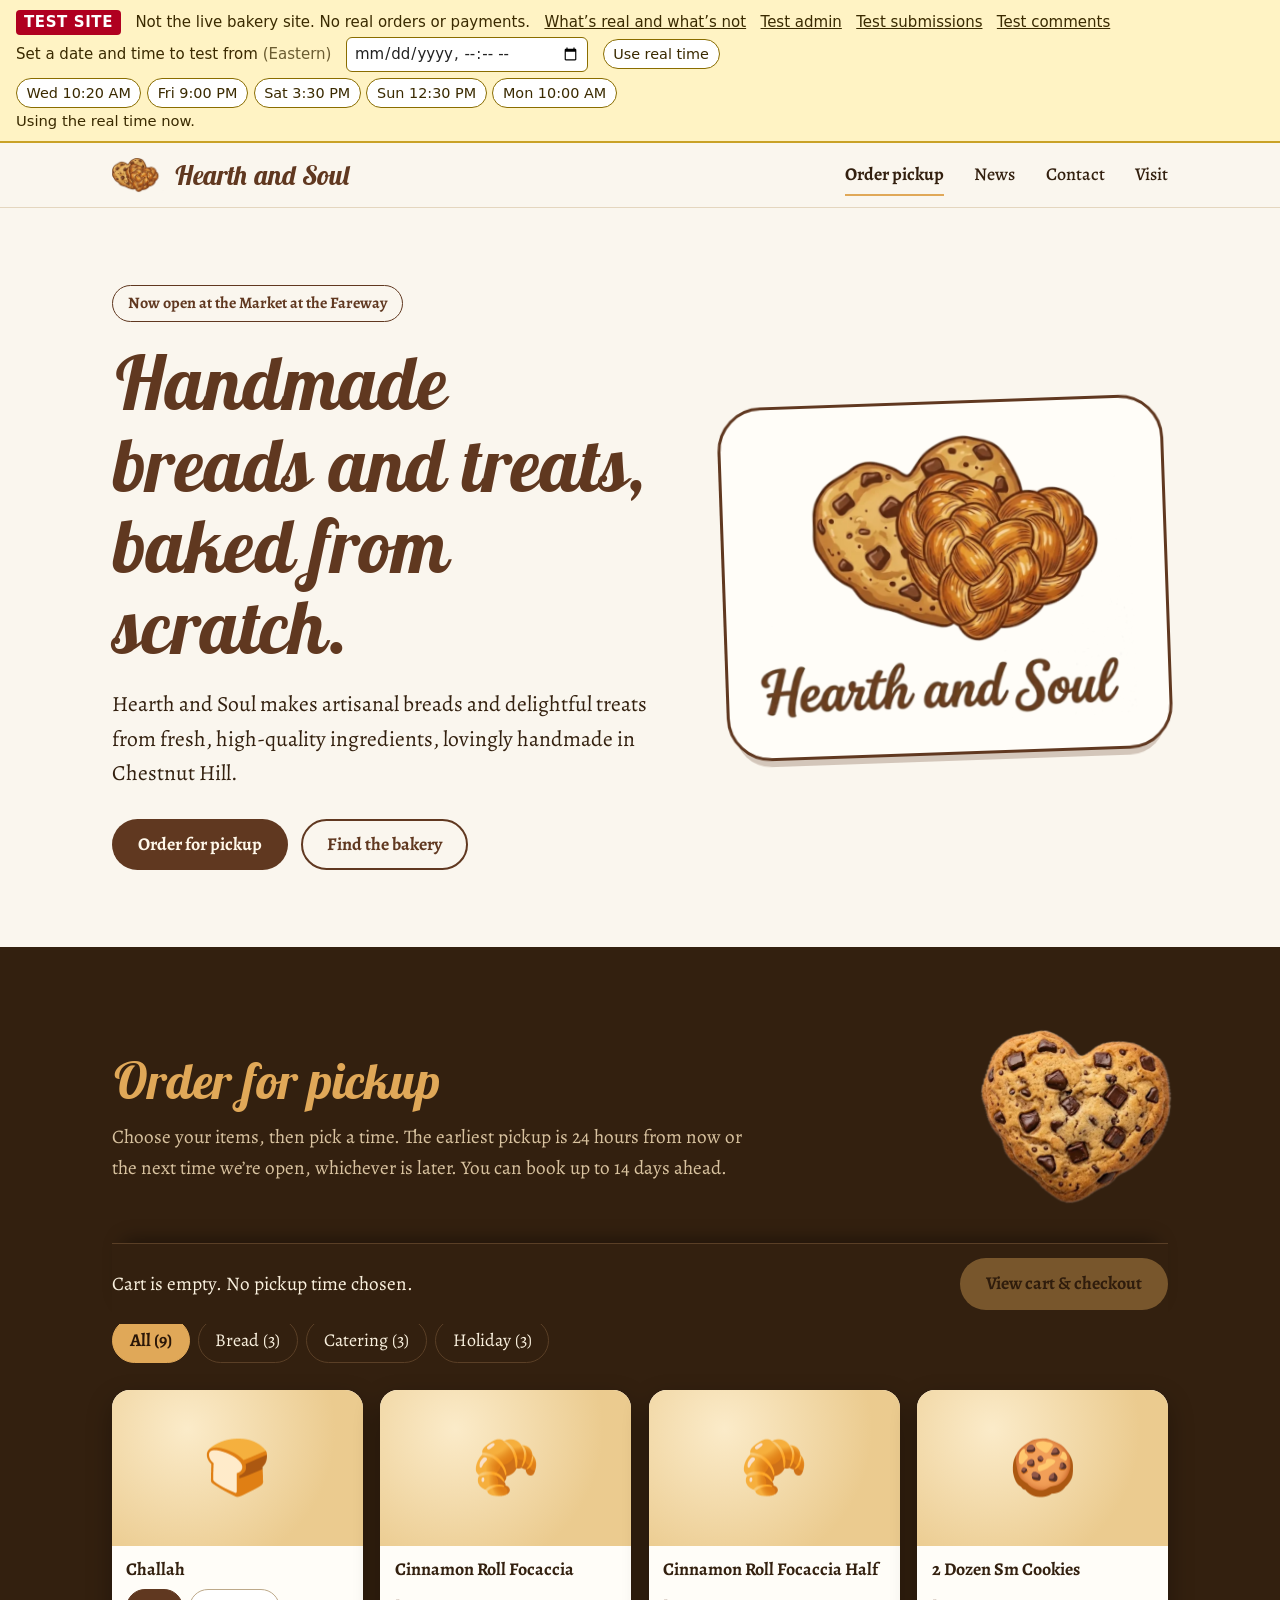
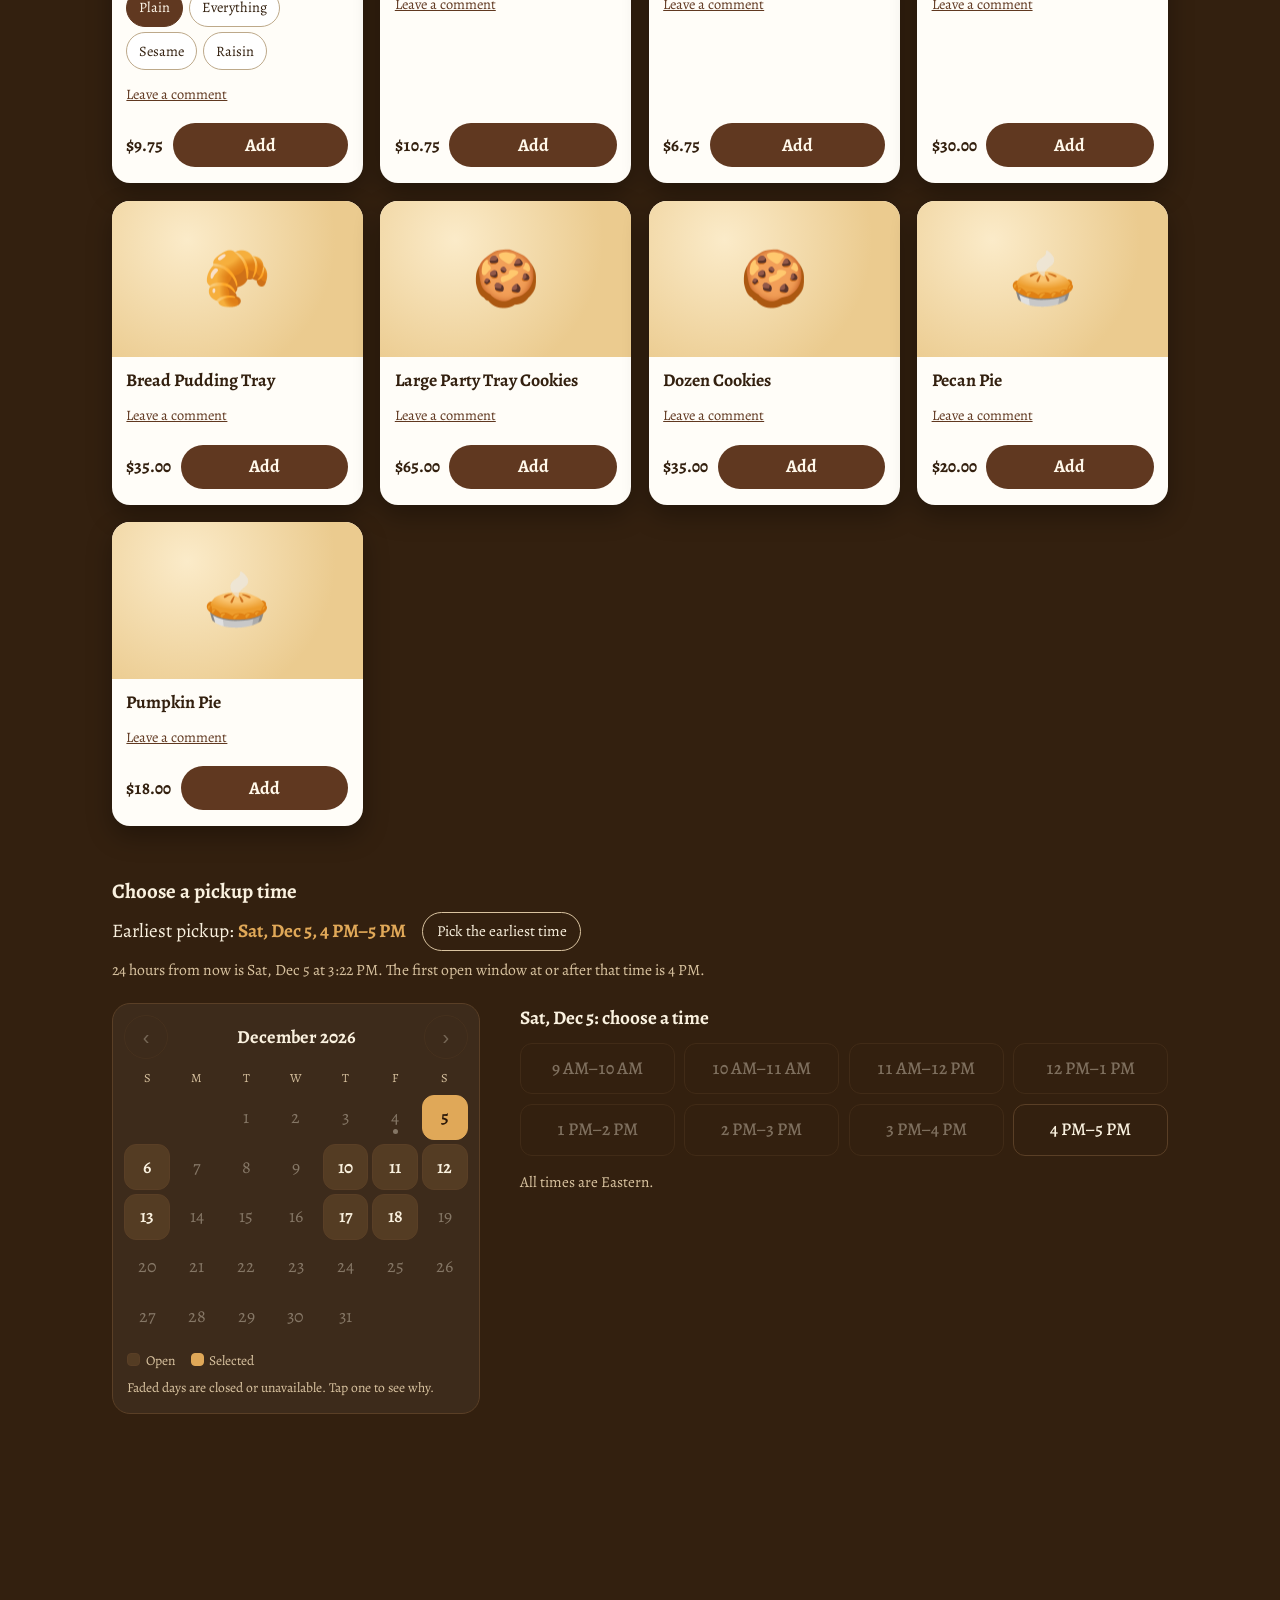
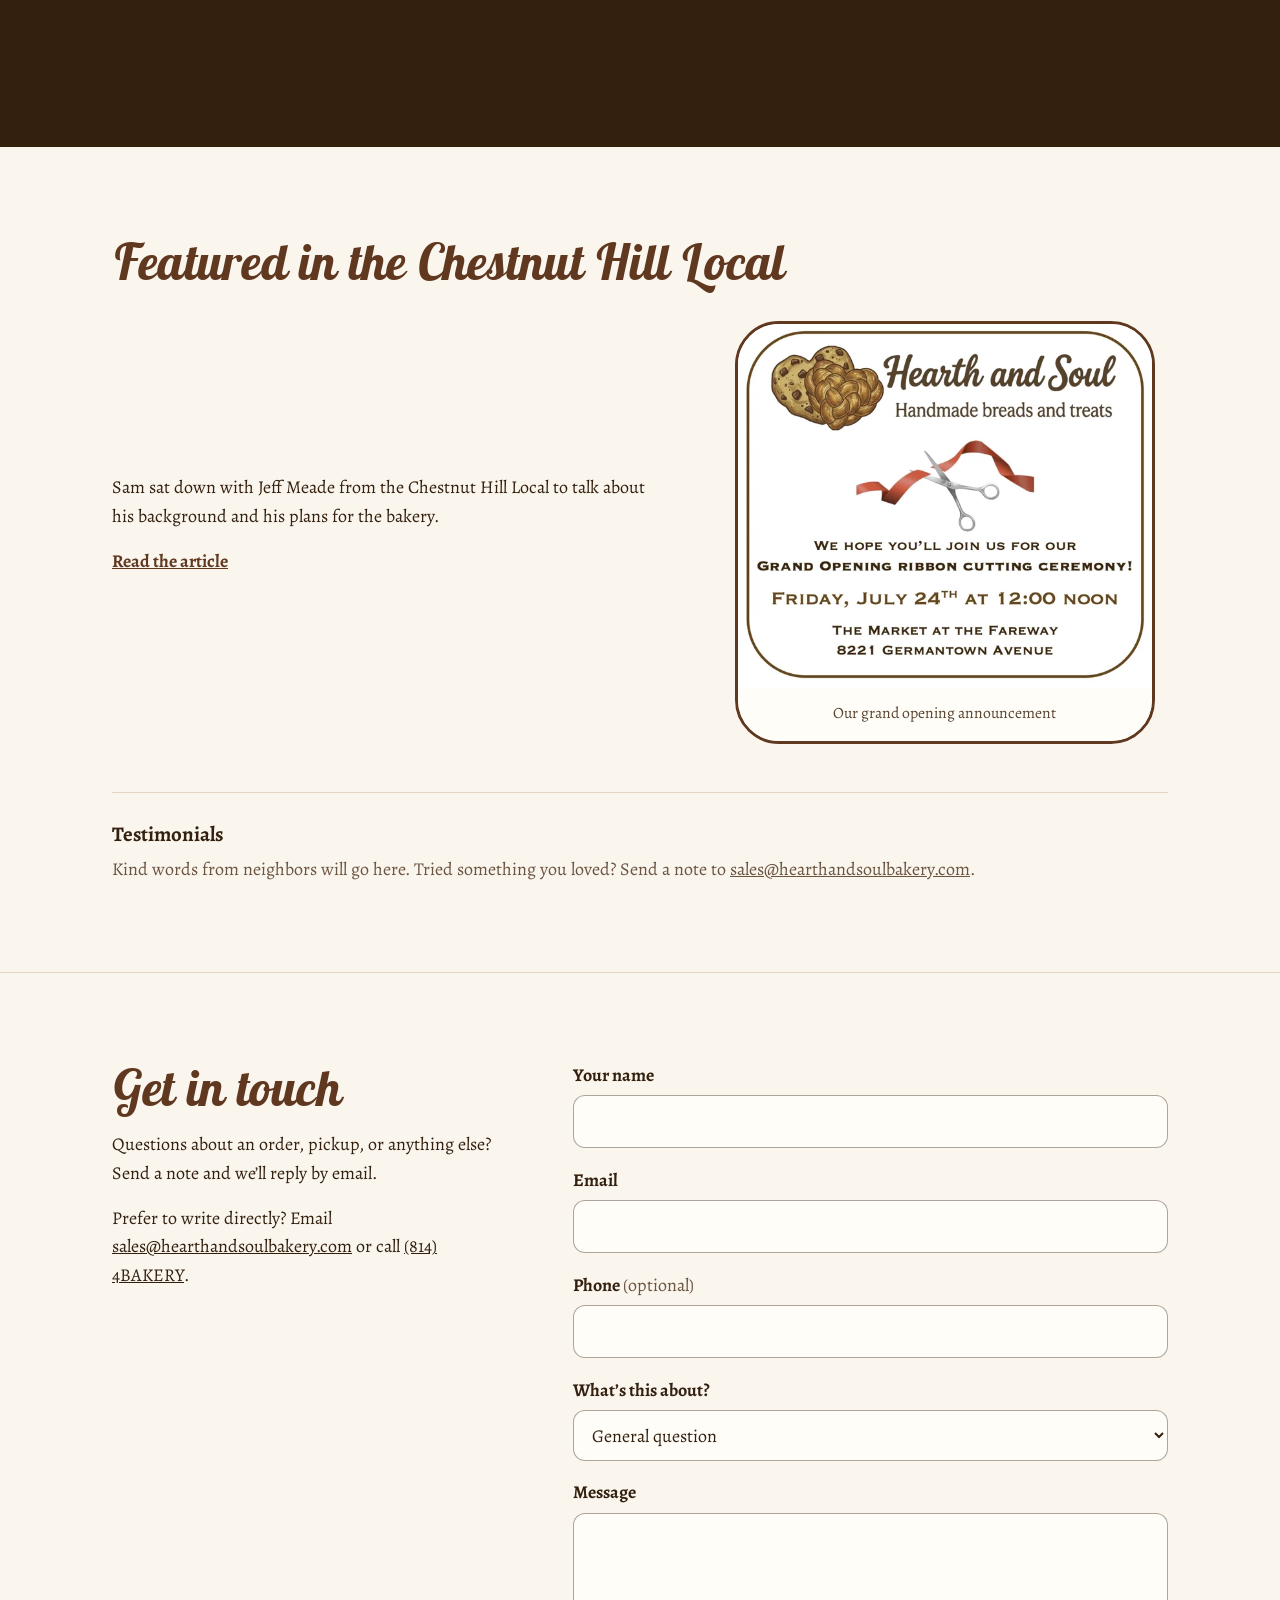
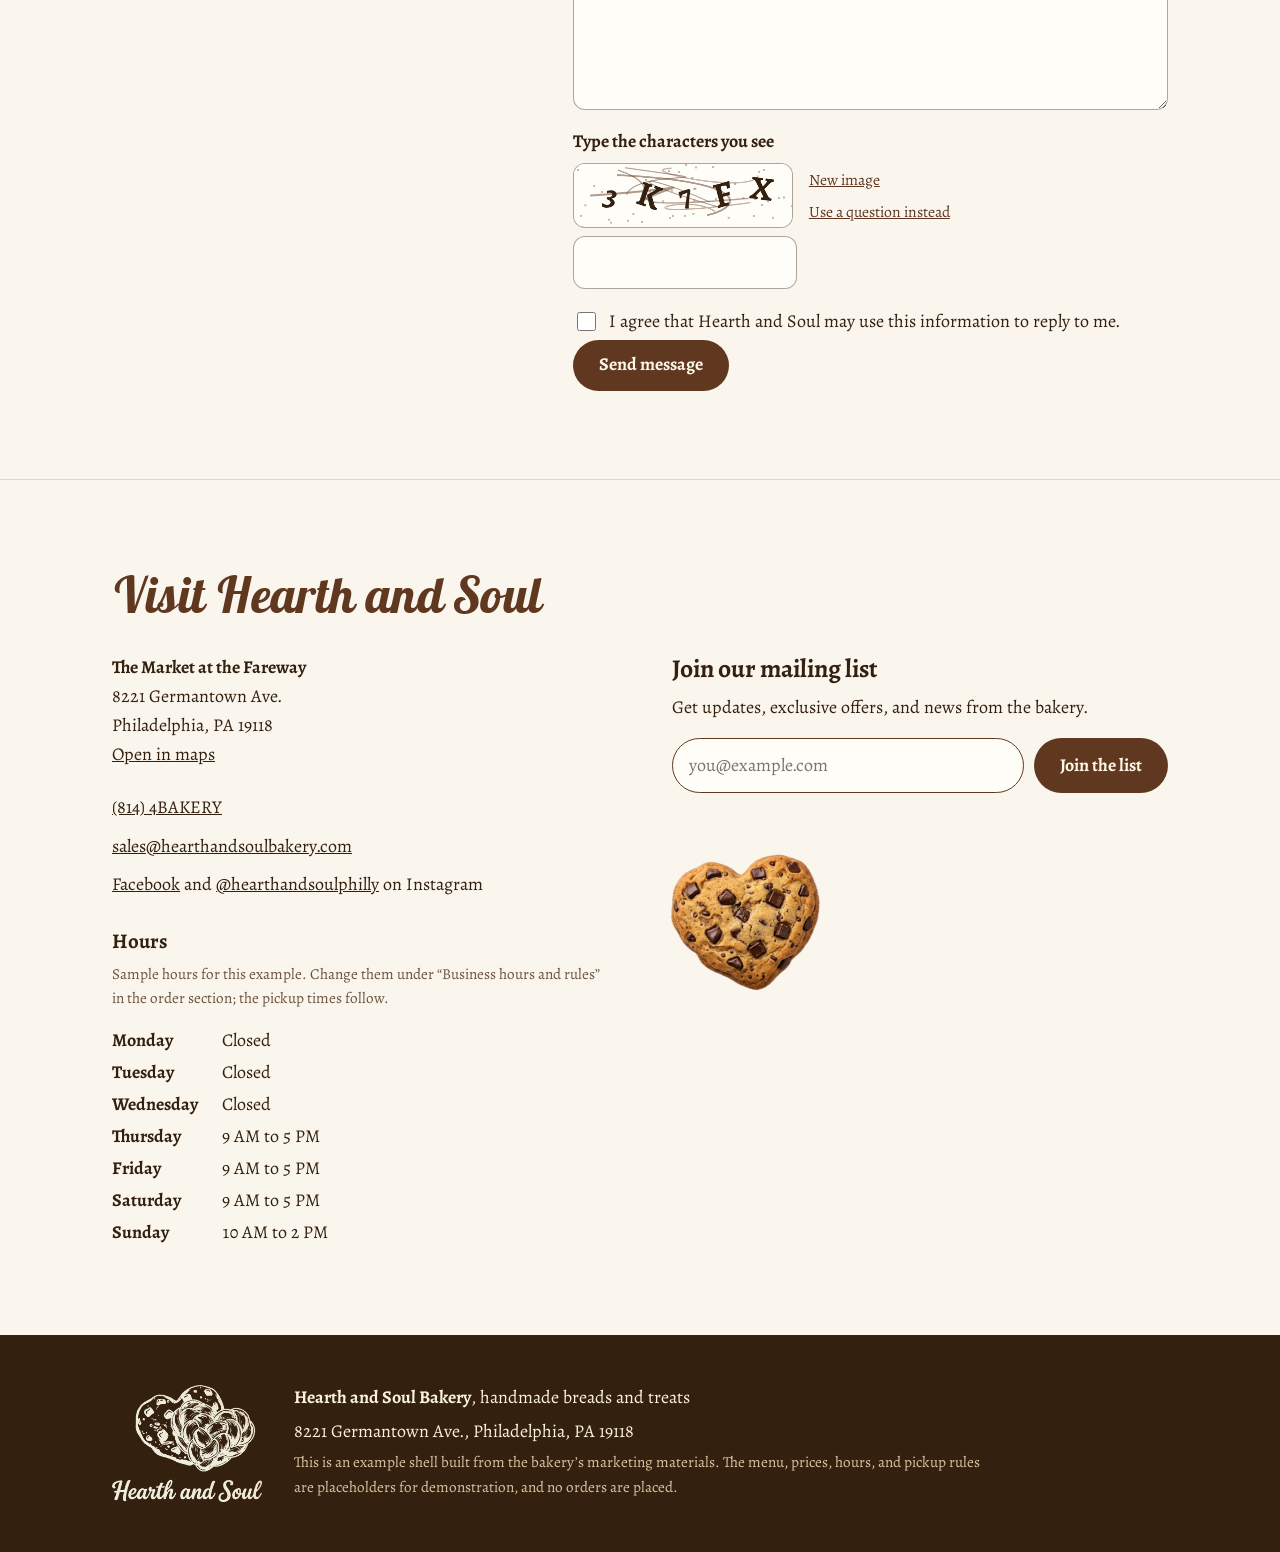
<file: hearth_test/index.html>
<!DOCTYPE html>
<html lang="en">
<head>
<meta charset="utf-8">
<meta name="robots" content="noindex, nofollow">
<meta name="viewport" content="width=device-width, initial-scale=1, viewport-fit=cover">
<meta name="color-scheme" content="light dark">
<title>Hearth and Soul Bakery (TEST SITE)</title>
<meta name="description" content="Handmade breads and treats in Chestnut Hill, Philadelphia. Order for pickup at the Market at the Fareway.">
<link rel="preconnect" href="https://fonts.googleapis.com">
<link rel="preconnect" href="https://fonts.gstatic.com" crossorigin>
<link href="https://fonts.googleapis.com/css2?family=Alegreya:ital,wght@0,400;0,500;0,700;1,400&family=Lobster+Two:ital,wght@1,700&display=swap" rel="stylesheet">
<style>
:root{
  --bg:#FAF6EE;
  --ink:#33200F;
  --muted:#6B5440;
  --brand:#603820;
  --gold:#E0A858;
  --line:#E4D6BF;
  --paper:#FFFDF8;
  --frame:#603820;
  --band:#33200F;
  --band-ink:#FAF1DF;
  --band-muted:#D9C3A0;
  --band-line:#5A3F26;
  --btn-bg:#603820;
  --btn-ink:#FFF8EA;
  --danger:#B8432B;
  --hdr:64px;
  --display:"Lobster Two","Brush Script MT","Segoe Script",cursive;
  --text:"Alegreya",Georgia,"Times New Roman",serif;
  box-sizing:border-box;
  padding-top:env(safe-area-inset-top,0px);
  padding-bottom:env(safe-area-inset-bottom,0px);
}
@media (prefers-color-scheme: dark){
  :root:not([data-theme="light"]){
    --bg:#1D130B;--ink:#F6EAD6;--muted:#CDB896;--brand:#E0A858;--line:#43301E;
    --paper:#FFFDF8;--frame:#E0A858;--band:#2E1D0F;--band-ink:#FAF1DF;--band-muted:#D9C3A0;--band-line:#5A3F26;
    --btn-bg:#E0A858;--btn-ink:#2A1708;--danger:#F08B72;
  }
}
:root[data-theme="dark"]{
  --bg:#1D130B;--ink:#F6EAD6;--muted:#CDB896;--brand:#E0A858;--line:#43301E;
  --paper:#FFFDF8;--frame:#E0A858;--band:#2E1D0F;--band-ink:#FAF1DF;--band-muted:#D9C3A0;--band-line:#5A3F26;
  --btn-bg:#E0A858;--btn-ink:#2A1708;--danger:#F08B72;
}
*,*::before,*::after{box-sizing:inherit}
html{scroll-behavior:smooth;scroll-padding-top:calc(var(--hdr) + env(safe-area-inset-top,0px) + 8px)}
body{margin:0;background:var(--bg);color:var(--ink);font-family:var(--text);font-size:1.125rem;line-height:1.6;-webkit-font-smoothing:antialiased}
body::before{content:"";position:fixed;inset:0 0 auto;height:env(safe-area-inset-top,0px);background:var(--bg);z-index:30}
img{max-width:100%;height:auto;display:block}
a{color:inherit}
:focus-visible{outline:3px solid var(--gold);outline-offset:3px;border-radius:6px}
.wrap{width:100%;max-width:1120px;margin-inline:auto;padding-inline:clamp(1rem,4vw,2rem)}

h1,h2{font-family:var(--display);font-style:italic;font-weight:700;line-height:1.08;margin:0;color:var(--brand);letter-spacing:.005em}
h1{font-size:clamp(2.6rem,6.4vw,4.7rem)}
h2{font-size:clamp(2.1rem,4.4vw,3.1rem)}
h3{font-family:var(--text);font-weight:700;font-size:1.3rem;line-height:1.25;margin:0 0 .5rem}
p{margin:0 0 1rem}

/* header */
.site-header{position:sticky;top:env(safe-area-inset-top,0px);z-index:40;background:var(--bg);border-bottom:1px solid var(--line)}
.site-header .wrap{display:flex;align-items:center;justify-content:space-between;gap:1rem;min-height:var(--hdr)}
.brand{display:flex;align-items:center;gap:.65rem;text-decoration:none}
.brand img{width:52px;height:auto}
.brand span{font-family:var(--display);font-style:italic;font-weight:700;font-size:1.7rem;color:var(--brand);line-height:1}
.nav{display:flex;gap:clamp(.9rem,3vw,1.9rem);align-items:center}
.nav a{text-decoration:none;font-weight:500;padding:.35rem 0;border-bottom:2px solid transparent}
.nav a:hover{border-bottom-color:var(--gold)}
.nav a.nav-order{font-weight:700;border-bottom-color:var(--gold)}
@media (max-width:560px){.brand span{font-size:1.35rem}.brand img{width:42px}.nav a.hide-sm{display:none}}

/* buttons */
.btn{display:inline-block;font:inherit;font-weight:700;text-decoration:none;cursor:pointer;border-radius:999px;padding:.8rem 1.5rem;border:2px solid transparent;line-height:1.2}
.btn-primary{background:var(--btn-bg);color:var(--btn-ink)}
.btn-primary:hover{filter:brightness(1.1)}
.btn-ghost{border-color:var(--brand);color:var(--brand);background:transparent}
.btn-ghost:hover{background:color-mix(in srgb,var(--brand) 10%,transparent)}

/* hero */
.hero{padding-block:clamp(2rem,6vw,5rem)}
.hero .wrap{display:grid;grid-template-columns:minmax(0,1.1fr) minmax(0,.9fr);gap:clamp(1.5rem,5vw,4rem);align-items:center}
.notice{display:inline-block;margin:0 0 1.25rem;padding:.3rem .95rem;border:1.5px solid var(--brand);border-radius:999px;font-weight:700;font-size:1rem;color:var(--brand)}
.hero h1{margin-bottom:1.25rem}
.lede{font-size:clamp(1.15rem,2.2vw,1.35rem);max-width:34rem;color:var(--ink)}
.cta-row{display:flex;flex-wrap:wrap;gap:.8rem;margin-top:1.75rem}
.plate{margin:0;background:var(--paper);border:3px solid var(--frame);border-radius:44px;padding:clamp(1rem,3vw,2rem);transform:rotate(-2deg);box-shadow:0 14px 0 -8px color-mix(in srgb,var(--frame) 25%,transparent)}
.plate img{width:100%}
@media (prefers-reduced-motion:no-preference){
  .plate{animation:settle .9s cubic-bezier(.2,.8,.25,1) both}
  @keyframes settle{from{opacity:0;transform:translateY(-22px) rotate(-6deg)}to{opacity:1;transform:rotate(-2deg)}}
}
@media (max-width:820px){.hero .wrap{grid-template-columns:1fr}.plate{max-width:460px;justify-self:center}}

/* order band */
.band{background:var(--band);color:var(--band-ink);padding-block:clamp(3rem,7vw,5.5rem)}
.band h2{color:var(--gold)}
.band a{color:var(--gold)}
.order-head{display:grid;grid-template-columns:minmax(0,1fr) auto;gap:2rem;align-items:center;margin-bottom:2.5rem}
.order-head p{max-width:40rem;color:var(--band-muted);font-size:1.2rem;margin:.9rem 0 0}
.order-head img{width:clamp(110px,16vw,190px);transform:rotate(8deg)}
@media (max-width:640px){.order-head{grid-template-columns:1fr}.order-head img{display:none}}
.order-grid{display:grid;grid-template-columns:minmax(0,.9fr) minmax(0,1.1fr);gap:clamp(2rem,5vw,4rem)}
@media (max-width:900px){.order-grid{grid-template-columns:1fr}}
.band h3{color:var(--band-ink)}
.fine{font-size:.95rem;color:var(--band-muted);margin:.25rem 0 1rem}
.menu{list-style:none;margin:0;padding:0;border-top:1px solid var(--band-line)}
.menu li{display:grid;grid-template-columns:minmax(0,1fr) auto auto;gap:1rem;align-items:center;padding:1rem 0;border-bottom:1px solid var(--band-line)}
.menu .name{font-weight:700;font-size:1.15rem;line-height:1.25}
.menu .note{display:block;font-size:.98rem;color:var(--band-muted);font-weight:400}
.menu .price{font-variant-numeric:tabular-nums}
@media (max-width:430px){.menu li{grid-template-columns:minmax(0,1fr) auto}.menu .stepper{grid-column:1/-1;justify-self:start}}
.stepper{display:flex;align-items:center;gap:.4rem}
.stepper button{width:40px;height:40px;border-radius:50%;border:1.5px solid var(--band-muted);background:transparent;color:var(--band-ink);font:inherit;font-size:1.3rem;line-height:1;cursor:pointer}
.stepper button:hover:not(:disabled){background:var(--gold);border-color:var(--gold);color:#2A1708}
.stepper button:disabled{opacity:.35;cursor:not-allowed}
.stepper output{min-width:1.6rem;text-align:center;font-weight:700;font-variant-numeric:tabular-nums}
.earliest{font-size:1.2rem;margin:0 0 .35rem}
.earliest strong{color:var(--gold)}
.why{font-size:.98rem;color:var(--band-muted);margin-bottom:1.25rem}
.days{display:flex;gap:.5rem;overflow-x:auto;padding:.25rem .1rem .75rem;margin-bottom:.75rem;scroll-snap-type:x proximity}
.chip{flex:0 0 auto;scroll-snap-align:start;min-width:4.6rem;padding:.55rem .6rem;border:1.5px solid var(--band-line);border-radius:14px;background:transparent;color:var(--band-ink);font:inherit;text-align:center;cursor:pointer;line-height:1.2}
.chip .dow{display:block;font-size:.95rem}
.chip .num{display:block;font-weight:700;font-size:1.35rem}
.chip .why-not{display:block;font-size:.8rem;color:var(--band-muted);min-height:1em}
.chip:hover:not(:disabled){border-color:var(--gold)}
.chip[aria-pressed="true"]{background:var(--gold);border-color:var(--gold);color:#2A1708}
.chip[aria-pressed="true"] .why-not{color:#4A2E14}
.chip:disabled{opacity:.5;cursor:not-allowed}
.slots{display:grid;grid-template-columns:repeat(auto-fill,minmax(9.5rem,1fr));gap:.6rem;min-height:3rem}
.slot{padding:.65rem .5rem;border:1.5px solid var(--band-line);border-radius:12px;background:transparent;color:var(--band-ink);font:inherit;font-weight:500;cursor:pointer;font-variant-numeric:tabular-nums}
.slot:hover:not(:disabled){border-color:var(--gold)}
.slot[aria-pressed="true"]{background:var(--gold);border-color:var(--gold);color:#2A1708;font-weight:700}
.slot:disabled{opacity:.38;cursor:not-allowed}
.empty{grid-column:1/-1;color:var(--band-muted);margin:0}
.tester{margin-top:1.5rem;border-top:1px solid var(--band-line);padding-top:1rem}
.tester summary{cursor:pointer;font-weight:700}
.tester .row{display:flex;flex-wrap:wrap;gap:.6rem;align-items:center;margin:.9rem 0 .5rem}
.tester label{font-size:.98rem;color:var(--band-muted)}
.tester input[type="datetime-local"]{font:inherit;padding:.45rem .6rem;border-radius:8px;border:1.5px solid var(--band-line);background:transparent;color:var(--band-ink);color-scheme:dark}
.mini{font:inherit;font-size:.95rem;padding:.4rem .85rem;border-radius:999px;border:1.5px solid var(--band-muted);background:transparent;color:var(--band-ink);cursor:pointer}
.mini:hover{background:var(--gold);border-color:var(--gold);color:#2A1708}
.summary{grid-column:1/-1;display:flex;flex-wrap:wrap;align-items:center;justify-content:space-between;gap:1rem 2rem;margin-top:.5rem;padding-top:1.5rem;border-top:1px solid var(--band-line)}
.summary p{margin:0}
.summary .sum-line{font-size:1.2rem}
.summary .btn{background:var(--gold);color:#2A1708}
.summary .btn:disabled{opacity:.4;cursor:not-allowed}
.demo-msg{grid-column:1/-1;margin:0;color:var(--gold);min-height:1.5em}

.editor{margin-top:1.5rem;border-top:1px solid var(--band-line);padding-top:1rem}
.editor summary{cursor:pointer;font-weight:700}
.editor .row{margin:.9rem 0 .5rem}
.hrs{display:grid;grid-template-columns:minmax(8.5rem,auto) 1fr;gap:.55rem 1rem;align-items:center;margin:1rem 0 .5rem}
.hrs .day{display:flex;align-items:center;gap:.55rem;font-weight:500}
.hrs .day input{width:1.1rem;height:1.1rem;accent-color:var(--gold)}
.hrs .times{display:flex;align-items:center;gap:.5rem;flex-wrap:wrap}
.hrs input[type="time"],.rules input,.rules select{font:inherit;padding:.4rem .55rem;border-radius:8px;border:1.5px solid var(--band-line);background:transparent;color:var(--band-ink);color-scheme:dark}
.rules{display:flex;flex-wrap:wrap;gap:.8rem 1.75rem;margin:1rem 0 .25rem}
.rules label{display:flex;align-items:center;gap:.5rem;font-size:1rem}
.rules input[type="number"]{width:5rem}
/* news */
section.pad{padding-block:clamp(3rem,7vw,5.5rem)}
.news-grid{display:grid;grid-template-columns:minmax(0,1.1fr) minmax(0,.9fr);gap:clamp(2rem,5vw,4rem);align-items:center;margin-top:2rem}
@media (max-width:820px){.news-grid{grid-template-columns:1fr}}
.news-grid .copy p{max-width:34rem}
.link-big{font-weight:700;color:var(--brand)}
.announce{margin:0;border:3px solid var(--frame);border-radius:44px;overflow:hidden;background:var(--paper);max-width:420px;justify-self:center}
.announce figcaption{padding:.7rem 1.2rem 1rem;font-size:.98rem;color:#5A4430;background:var(--paper);text-align:center}
.testi{margin-top:3rem;padding-top:1.75rem;border-top:1px solid var(--line)}
.testi p{color:var(--muted);margin:0}

/* contact */
.contact{border-top:1px solid var(--line)}
.contact-grid{display:grid;grid-template-columns:minmax(0,.8fr) minmax(0,1.2fr);gap:clamp(2rem,5vw,4rem);align-items:start}
@media (max-width:820px){.contact-grid{grid-template-columns:1fr}}
.contact .side p{max-width:26rem;margin-top:1rem}
.field{margin-bottom:1.1rem}
.field label{font-weight:700;display:block}
.field label .opt{font-weight:400;color:var(--muted)}
.field input,.field select,.field textarea{display:block;width:100%;margin-top:.35rem;font:inherit;font-weight:400;padding:.7rem .9rem;border-radius:12px;border:1.5px solid color-mix(in srgb,var(--ink) 40%,transparent);background:var(--paper);color:#33200F}
.field textarea{resize:vertical;min-height:9rem}
.field [aria-invalid="true"],.check [aria-invalid="true"]{border-color:var(--danger);outline:2px solid var(--danger);outline-offset:1px}
.err{margin:.35rem 0 0;color:var(--danger);font-size:.98rem}
.err:empty{display:none}
.hp{position:absolute;left:-9999px;width:1px;height:1px;overflow:hidden}
.check{display:flex;gap:.6rem;align-items:flex-start;margin:.25rem 0 .25rem}
.check input{flex:0 0 auto;width:1.2rem;height:1.2rem;margin-top:.3rem;accent-color:var(--brand)}
#cConsentErr{margin:0 0 1rem}
.result{margin-top:1.5rem;padding:1.25rem 1.4rem;border:2px solid var(--frame);border-radius:20px;background:var(--paper);color:#33200F}
.result:empty{display:none}
.result:focus{outline:none}
.result h3{margin:0 0 .5rem;color:#33200F}
.result p{margin:0 0 .5rem}
.result textarea{display:block;width:100%;min-height:9rem;font:inherit;font-size:1rem;padding:.6rem .8rem;border-radius:10px;border:1.5px solid #D8C7AA;background:#fff;color:#33200F;margin:.5rem 0 1rem}
.result .actions{display:flex;flex-wrap:wrap;gap:.6rem}
.result .btn-primary{background:#603820;color:#FFF8EA}
.result .btn-ghost{border-color:#603820;color:#603820}
.result .fine-dark{margin:.75rem 0 0;font-size:.95rem;color:#5A4430}

/* captcha */
[hidden]{display:none !important}
.captcha input{max-width:14rem}
.cap-row{display:flex;flex-wrap:wrap;align-items:center;gap:.5rem 1rem;margin:.4rem 0 .5rem}
#cCanvas{width:220px;max-width:100%;height:auto;border:1.5px solid color-mix(in srgb,var(--ink) 40%,transparent);border-radius:12px;background:#FFFDF8}
.cap-q{margin:0;font-weight:700;font-size:1.2rem}
.cap-actions{display:flex;flex-direction:column;align-items:flex-start;gap:.15rem}
.link-btn{background:none;border:0;padding:.15rem 0;font:inherit;font-size:.98rem;color:var(--brand);text-decoration:underline;cursor:pointer}

/* visit */
.visit{border-top:1px solid var(--line)}
.visit-grid{display:grid;grid-template-columns:minmax(0,1fr) minmax(0,1fr);gap:clamp(2rem,5vw,4rem);margin-top:2rem}
@media (max-width:820px){.visit-grid{grid-template-columns:1fr}}
address{font-style:normal;margin-bottom:1.25rem}
.contact-list{list-style:none;margin:0 0 1.5rem;padding:0}
.contact-list li{padding:.3rem 0}
.hours{display:grid;grid-template-columns:auto 1fr;gap:.2rem 1.5rem;margin:0}
.hours dt{font-weight:700}
.hours dd{margin:0;font-variant-numeric:tabular-nums}
.join h3{font-size:1.6rem}
.join form{display:flex;flex-wrap:wrap;gap:.6rem;margin-top:1rem}
.join input[type="email"]{flex:1 1 14rem;font:inherit;padding:.75rem 1rem;border-radius:999px;border:1.5px solid var(--brand);background:var(--paper);color:#33200F}
.join .msg{min-height:1.6em;margin:.75rem 0 0;color:var(--brand);font-weight:700}
.join img{width:150px;margin-top:1.5rem;transform:rotate(-6deg)}

/* footer */
.site-footer{background:var(--band);color:var(--band-ink);padding-block:3rem}
.site-footer .wrap{display:grid;grid-template-columns:auto minmax(0,1fr);gap:2rem;align-items:center}
.site-footer img{width:150px;filter:invert(1) sepia(.35) saturate(1.1);opacity:.92}
.site-footer p{margin:0 0 .3rem}
.site-footer .small{font-size:.95rem;color:var(--band-muted);max-width:44rem}
.site-footer a{color:var(--gold)}
@media (max-width:560px){.site-footer .wrap{grid-template-columns:1fr}}

.sr{position:absolute;width:1px;height:1px;overflow:hidden;clip:rect(0 0 0 0);white-space:nowrap}
</style>
<link rel="stylesheet" href="css/test-mode.css">
<link rel="stylesheet" href="css/store.css">
<script src="js/connect.js"></script>
</head>
<body>
<div id="testbar" role="region" aria-label="Test controls">
  <div class="tb-row">
    <strong class="tb-flag">TEST SITE</strong>
    <span>Not the live bakery site. No real orders or payments.</span>
    <a href="release-notes.html">What’s real and what’s not</a>
    <a href="test_admin/">Test admin</a>
    <a href="test_submissions/">Test submissions</a>
    <a href="test_comments/">Test comments</a>
  </div>
  <div class="tb-row tb-clock">
    <label for="fakeNow">Set a date and time to test from <span class="tb-sub">(Eastern)</span></label>
    <input type="datetime-local" id="fakeNow">
    <button type="button" class="tb-btn" id="useReal">Use real time</button>
    <span class="tb-presets" id="presets">
      <button type="button" class="tb-btn" data-dow="3" data-h="10" data-m="20">Wed 10:20 AM</button>
      <button type="button" class="tb-btn" data-dow="5" data-h="21" data-m="0">Fri 9:00 PM</button>
      <button type="button" class="tb-btn" data-dow="6" data-h="15" data-m="30">Sat 3:30 PM</button>
      <button type="button" class="tb-btn" data-dow="0" data-h="12" data-m="30">Sun 12:30 PM</button>
      <button type="button" class="tb-btn" data-dow="1" data-h="10" data-m="0">Mon 10:00 AM</button>
    </span>
  </div>
  <div class="tb-row tb-note"><span id="clockNote" aria-live="polite"></span> <span id="overrideNote" hidden></span></div>
</div>


<header class="site-header">
  <div class="wrap">
    <a class="brand" href="#top" aria-label="Hearth and Soul Bakery, home">
      <img src="assets/img-1.webp" alt="" width="52" height="35">
      <span>Hearth and Soul</span>
    </a>
    <nav class="nav" aria-label="Main">
      <a class="nav-order" href="#order">Order pickup</a>
      <a class="hide-sm" href="#news">News</a>
      <a href="#contact">Contact</a>
      <a href="#visit">Visit</a>
    </nav>
  </div>
</header>

<main id="top">

  <section class="hero" aria-labelledby="hero-title">
    <div class="wrap">
      <div class="hero-copy">
        <p class="notice">Now open at the Market at the Fareway</p>
        <h1 id="hero-title">Handmade breads and treats, baked from scratch.</h1>
        <p class="lede">Hearth and Soul makes artisanal breads and delightful treats from fresh, high-quality ingredients, lovingly handmade in Chestnut Hill.</p>
        <div class="cta-row">
          <a class="btn btn-primary" href="#order">Order for pickup</a>
          <a class="btn btn-ghost" href="#visit">Find the bakery</a>
        </div>
      </div>
      <figure class="plate">
        <img src="assets/img-2.webp" width="820" height="619" alt="Hearth and Soul logo: a heart-shaped chocolate chunk cookie beside a braided, heart-shaped golden loaf">
      </figure>
    </div>
  </section>

  <section class="band" id="order" aria-labelledby="order-title">
    <div class="wrap">
      <div class="order-head">
        <div>
          <h2 id="order-title">Order for pickup</h2>
          <p>Choose your items, then pick a time. The earliest pickup is <span id="leadText">24</span> hours from now or the next time we’re open, whichever is later. You can book up to <span id="maxDaysText">14</span> days ahead.</p>
        </div>
        <img src="assets/img-3.webp" alt="" width="190" height="168">
      </div>

      <div class="order-stack">
        <div class="store">
          <div class="store-head">
            <h3>Choose your items</h3>
            <div class="menu-tools">
              <button type="button" class="mini" id="refreshCatalog">Refresh catalogue</button>
              <span class="fine" id="catalogStatus" role="status"></span>
            </div>
          </div>
          <nav class="cat-tabs" id="catTabs" aria-label="Menu categories"></nav>
          <div class="products" id="menu"></div>
        </div>

        <div class="pickup">
          <h3>Choose a pickup time</h3>
          <div class="pick-top">
            <p class="earliest" id="earliest" aria-live="polite"></p>
            <button type="button" class="mini" id="pickEarliest">Pick the earliest time</button>
          </div>
          <p class="why" id="why"></p>
          <div class="pick-grid">
            <div class="cal" id="cal" role="group" aria-label="Pickup date"></div>
            <div class="pick-times">
              <p class="pick-day" id="pickDay"></p>
              <div class="slots" id="slots" role="group" aria-label="Pickup time"></div>
              <p class="fine" style="margin-top:.9rem">All times are Eastern.</p>
            </div>
          </div>
          <p class="cal-msg" id="calMsg" role="status"></p>
        </div>

        <div class="summary">
          <p class="sum-line" id="sumLine" aria-live="polite"></p>
          <button type="button" class="btn" id="reserve" disabled>View cart &amp; checkout</button>
        </div>
        <p class="demo-msg" id="demoMsg" role="status"></p>
      </div>
    </div>
  </section>

  <section class="pad" id="news" aria-labelledby="news-title">
    <div class="wrap">
      <h2 id="news-title">Featured in the Chestnut Hill Local</h2>
      <div class="news-grid">
        <div class="copy">
          <p>Sam sat down with Jeff Meade from the Chestnut Hill Local to talk about his background and his plans for the bakery.</p>
          <p><a class="link-big" href="https://chestnuthilllocal.com/stories/it-pro-plans-new-bakery-pursuing-sweet-dreams,41241" target="_blank" rel="noopener">Read the article</a></p>
        </div>
        <figure class="announce">
          <img src="assets/img-4.webp" width="640" height="564" alt="Grand opening announcement for Hearth and Soul at the Market at the Fareway, 8221 Germantown Avenue">
          <figcaption>Our grand opening announcement</figcaption>
        </figure>
      </div>
      <div class="testi">
        <h3>Testimonials</h3>
        <p>Kind words from neighbors will go here. Tried something you loved? Send a note to <a href="mailto:sales@hearthandsoulbakery.com">sales@hearthandsoulbakery.com</a>.</p>
      </div>
    </div>
  </section>

  <section class="pad contact" id="contact" aria-labelledby="contact-title">
    <div class="wrap contact-grid">
      <div class="side">
        <h2 id="contact-title">Get in touch</h2>
        <p>Questions about an order, pickup, or anything else? Send a note and we’ll reply by email.</p>
        <p>Prefer to write directly? Email <a href="mailto:sales@hearthandsoulbakery.com">sales@hearthandsoulbakery.com</a> or call <a href="tel:+18144225379">(814) 4BAKERY</a>.</p>
      </div>
      <div>
        <form id="contactForm" novalidate>
          <div class="field">
            <label for="cName">Your name</label>
            <input id="cName" name="name" type="text" autocomplete="name" required aria-describedby="cNameErr">
            <p class="err" id="cNameErr"></p>
          </div>
          <div class="field">
            <label for="cEmail">Email</label>
            <input id="cEmail" name="email" type="email" autocomplete="email" required aria-describedby="cEmailErr">
            <p class="err" id="cEmailErr"></p>
          </div>
          <div class="field">
            <label for="cPhone">Phone <span class="opt">(optional)</span></label>
            <input id="cPhone" name="phone" type="tel" autocomplete="tel">
          </div>
          <div class="field">
            <label for="cTopic">What’s this about?</label>
            <select id="cTopic" name="topic">
              <option>General question</option>
              <option>An order or pickup</option>
              <option>Catering or a large order</option>
              <option>Something else</option>
            </select>
          </div>
          <div class="field">
            <label for="cMsg">Message</label>
            <textarea id="cMsg" name="message" rows="6" required aria-describedby="cMsgErr"></textarea>
            <p class="err" id="cMsgErr"></p>
          </div>
          <div class="field hp" aria-hidden="true">
            <label for="cWebsite">Leave this field empty</label>
            <input id="cWebsite" name="website" type="text" tabindex="-1" autocomplete="off">
          </div>
          <div class="field captcha">
            <div id="cBuiltin">
              <label for="cCaptcha" id="cCaptchaLabel">Type the characters you see</label>
              <div class="cap-row">
                <canvas id="cCanvas" width="440" height="128" role="img" aria-label="Characters to type. If you can’t read them, use a question instead."></canvas>
                <p class="cap-q" id="cQuestion" hidden></p>
                <div class="cap-actions">
                  <button type="button" class="link-btn" id="cNew">New image</button>
                  <button type="button" class="link-btn" id="cSwitch">Use a question instead</button>
                </div>
              </div>
              <input id="cCaptcha" type="text" autocomplete="off" autocapitalize="characters" spellcheck="false" aria-describedby="cCaptchaErr">
            </div>
            <div id="cProvider" hidden></div>
            <p class="err" id="cCaptchaErr"></p>
          </div>
          <label class="check"><input type="checkbox" id="cConsent" aria-describedby="cConsentErr"> <span>I agree that Hearth and Soul may use this information to reply to me.</span></label>
          <p class="err" id="cConsentErr"></p>
          <button type="submit" class="btn btn-primary" id="cSend">Send message</button>
        </form>
        <div class="result" id="cResult" role="status"></div>
      </div>
    </div>
  </section>

  <section class="pad visit" id="visit" aria-labelledby="visit-title">
    <div class="wrap">
      <h2 id="visit-title">Visit Hearth and Soul</h2>
      <div class="visit-grid">
        <div>
          <address>
            <strong>The Market at the Fareway</strong><br>
            8221 Germantown Ave.<br>
            Philadelphia, PA 19118<br>
            <a href="https://www.google.com/maps/search/?api=1&amp;query=8221+Germantown+Ave+Philadelphia+PA+19118" target="_blank" rel="noopener">Open in maps</a>
          </address>
          <ul class="contact-list">
            <li><a href="tel:+18144225379">(814) 4BAKERY</a></li>
            <li><a href="mailto:sales@hearthandsoulbakery.com">sales@hearthandsoulbakery.com</a></li>
            <li><a href="https://www.facebook.com/hearthandsoulphilly" target="_blank" rel="noopener">Facebook</a> and <a href="https://www.instagram.com/hearthandsoulphilly" target="_blank" rel="noopener">@hearthandsoulphilly</a> on Instagram</li>
          </ul>
          <h3>Hours</h3>
          <p class="fine" style="color:var(--muted)">Sample hours for this example. Change them under “Business hours and rules” in the order section; the pickup times follow.</p>
          <dl class="hours" id="hours"></dl>
        </div>

        <div class="join">
          <h3>Join our mailing list</h3>
          <p>Get updates, exclusive offers, and news from the bakery.</p>
          <form id="joinForm" novalidate>
            <label class="sr" for="email">Email address</label>
            <input type="email" id="email" name="email" placeholder="you@example.com" autocomplete="email" required>
            <input id="joinWebsite" name="website" type="text" tabindex="-1" autocomplete="off" aria-hidden="true" style="position:absolute;left:-9999px;width:1px;height:1px;opacity:0">
            <button type="submit" class="btn btn-primary">Join the list</button>
          </form>
          <p class="msg" id="joinMsg" role="status"></p>
          <img src="assets/img-3.webp" alt="" width="150" height="133">
        </div>
      </div>
    </div>
  </section>
</main>

<footer class="site-footer">
  <div class="wrap">
    <img src="assets/img-5.webp" alt="Hearth and Soul linocut-style logo" width="150" height="117">
    <div>
      <p><strong>Hearth and Soul Bakery</strong>, handmade breads and treats</p>
      <p>8221 Germantown Ave., Philadelphia, PA 19118</p>
      <p class="small">This is an example shell built from the bakery’s marketing materials. The menu, prices, hours, and pickup rules are placeholders for demonstration, and no orders are placed.</p>
    </div>
  </div>
</footer>

<script type="module">
import {buildSlots} from "./js/pickup.js";
(function(){
  "use strict";

  /* ---- Pickup rules: change these to change the whole page ---- */
  var TZ = "America/New_York";
  var LEAD_HOURS = 24;          // minimum notice
  var MAX_DAYS = 14;            // how far ahead people can book
  var SLOT_MIN = 60;            // length of each pickup window, in minutes
  // Hours by weekday (0 = Sunday) as minutes after midnight, e.g. 480 = 8:00 AM. null = closed.
  var DEFAULTS = {lead:LEAD_HOURS, maxDays:MAX_DAYS, slot:SLOT_MIN, hours:{0:[600,840],1:null,2:null,3:null,4:[540,1020],5:[540,1020],6:[540,1020]}};
  var HOURS;
  function clone(o){ return JSON.parse(JSON.stringify(o)); }
  function applySettings(s){ LEAD_HOURS = s.lead; MAX_DAYS = s.maxDays; SLOT_MIN = s.slot; HOURS = s.hours; }
  applySettings(clone(DEFAULTS));
  var DAYNAMES = ["Sunday","Monday","Tuesday","Wednesday","Thursday","Friday","Saturday"];

  var ITEMS = [], BLACKOUT = [], SETTINGS = {};

  /* ---- Eastern-time helpers ---- */
  var partsFmt = new Intl.DateTimeFormat("en-US",{timeZone:TZ,hourCycle:"h23",year:"numeric",month:"numeric",day:"numeric",hour:"numeric",minute:"numeric",second:"numeric"});
  var dayFmt = new Intl.DateTimeFormat("en-US",{timeZone:TZ,weekday:"short",month:"short",day:"numeric"});
  function etParts(ms){
    var o = {}, p = partsFmt.formatToParts(new Date(ms));
    for (var i=0;i<p.length;i++){ if (p[i].type !== "literal") o[p[i].type] = +p[i].value; }
    return o;
  }
  function offsetMs(ms){
    var p = etParts(ms);
    return Date.UTC(p.year,p.month-1,p.day,p.hour,p.minute,p.second) - Math.floor(ms/1000)*1000;
  }
  function etToUtc(y,m,d,h,mi){
    var g = Date.UTC(y,m-1,d,h,mi), o = offsetMs(g), t = g - o, o2 = offsetMs(t);
    if (o2 !== o) t = g - o2;
    return t;
  }
  function clock(ms){
    var p = etParts(ms), h = p.hour % 12 || 12, ap = p.hour < 12 ? "AM" : "PM";
    return h + (p.minute ? ":" + String(p.minute).padStart(2,"0") : "") + " " + ap;
  }
  function minLabel(m){ var h = Math.floor(m/60) % 24, mi = m % 60; return (h % 12 || 12) + (mi ? ":" + String(mi).padStart(2,"0") : "") + " " + (h < 12 ? "AM" : "PM"); }
  function range(a,b){ return clock(a) + "\u2013" + clock(b); }
  function money(n){ return "$" + n.toFixed(2); }

  /* ---- State ---- */
  var qty = {};
  var fakeNow = null;          // ms, or null for real time
  var dayIdx = null;           // selected day index
  var slotStart = null;        // selected slot start (ms)
  var model = null;

  function nowMs(){ return fakeNow === null ? Date.now() : fakeNow; }

  /* ---- The rule: earliest = later of (now + 24h) and the next open window ---- */
  /* ---- The rule lives in js/pickup.js (shared with the tests). This adapts its output for the page. ---- */
  function build(now){
    var m = buildSlots(now, {timezone: TZ, leadHours: LEAD_HOURS, maxDays: MAX_DAYS, slotMinutes: SLOT_MIN, hours: HOURS, blackoutDates: BLACKOUT});
    var days = m.days.map(function(d, i){
      var p = d.date.split("-").map(Number), noon = etToUtc(p[0], p[1], p[2], 12, 0), lab = dayFmt.format(new Date(noon));
      return {i: i, date: d.date, dow: d.weekday, num: p[2], label: lab, short: lab.split(",")[0], slots: d.slots, ok: d.ok, reason: d.reason};
    });
    var first = null;
    if (m.first){ for (var k = 0; k < days.length; k++){ if (days[k].date === m.first.date){ first = {day: k, slot: m.first.slot}; break; } } }
    return {now: now, earliest: m.earliest, days: days, first: first};
  }

  /* ---- Render ---- */
  var $ = function(id){ return document.getElementById(id); };

  function esc(t){ return String(t).replace(/[&<>"]/g, function(c){ return {"&":"&amp;","<":"&lt;",">":"&gt;",'"':"&quot;"}[c]; }); }
  /* ---- Store menu: category tabs + product cards (one card per product, choices as pills) ---- */
  var calMonth = null, calMonths = [], activeCat = "All", pickVariant = {}, cardEls = {}, renderListeners = [];
  var GLYPHS = [[/pie/i,"🥧"],[/cookie/i,"🍪"],[/brownie|chocolate bar/i,"🍫"],[/scone|croissant|roll|muffin|sfogliatelle|pudding|cake/i,"🥐"],[/challah|focaccia|bread|loaf/i,"🍞"],[/juice/i,"🧃"],[/milk/i,"🥛"],[/ice cream/i,"🍨"],[/yogurt/i,"🥣"],[/honey/i,"🍯"],[/egg|sandwich/i,"🥪"],[/tray|catering|dozen/i,"🍽️"]];
  var CAT_GLYPH = {"Bread":"🍞","Pastries":"🥐","Cookies":"🍪","Breakfast Sandwich":"🥪","Beverages":"🥛","Ice Cream":"🍨","Catering":"🍽️","Holiday":"🎁","Miscellaneous":"🍯"};
  function glyphFor(g){ for (var i = 0; i < GLYPHS.length; i++){ if (GLYPHS[i][0].test(g.name)) return GLYPHS[i][1]; } return CAT_GLYPH[g.category] || "🍞"; }

  // The page works with one flat list of purchasable SKUs (ITEMS). A product is the set of SKUs that share a groupId.
  function groups(){
    var map = {}, list = [];
    ITEMS.forEach(function(it){
      var gid = it.groupId || it.id;
      if (!map[gid]){ map[gid] = {id: gid, name: it.groupName || it.name, category: it.category, note: it.note || "", items: []}; list.push(map[gid]); }
      map[gid].items.push(it);
    });
    return list;
  }
  function selectedOf(g){
    for (var i = 0; i < g.items.length; i++){ if (g.items[i].id === pickVariant[g.id]) return g.items[i]; }
    pickVariant[g.id] = g.items[0].id;
    return g.items[0];
  }

  function renderMenu(){
    var root = $("menu"), tabs = $("catTabs");
    root.innerHTML = ""; tabs.innerHTML = ""; cardEls = {};
    var gs = groups();
    if (!gs.length){ root.innerHTML = '<p class="store-empty">The menu is not available right now. Please check back soon.</p>'; return; }
    var cats = [];
    gs.forEach(function(g){ if (cats.indexOf(g.category) < 0) cats.push(g.category); });
    if (activeCat !== "All" && cats.indexOf(activeCat) < 0) activeCat = "All";
    ["All"].concat(cats).forEach(function(c){
      var n = c === "All" ? gs.length : gs.filter(function(g){ return g.category === c; }).length;
      var b = document.createElement("button");
      b.type = "button"; b.className = "cat-tab"; b.dataset.cat = c;
      b.setAttribute("aria-pressed", String(c === activeCat));
      b.textContent = c + " (" + n + ")";
      tabs.appendChild(b);
    });
    gs.forEach(function(g){
      var sel = selectedOf(g);
      var card = document.createElement("article");
      card.className = "pcard"; card.dataset.group = g.id; card.dataset.cat = g.category;
      card.hidden = !(activeCat === "All" || activeCat === g.category);
      var vopts = g.items.length > 1
        ? '<div class="vopts" role="group" aria-label="Choose an option for ' + esc(g.name) + '">' + g.items.map(function(it){
            return '<button type="button" class="vopt" data-id="' + esc(it.id) + '" data-label="' + esc(it.variant || it.name) + '" aria-pressed="' + (it.id === sel.id) + '">' + esc(it.variant || it.name) + '</button>';
          }).join("") + '</div>'
        : "";
      card.innerHTML =
        '<div class="c-img" aria-hidden="true">' + (sel.image ? '<img src="' + esc(sel.image) + '" alt="">' : glyphFor(g)) + '<span class="c-badge" hidden></span></div>' +
        '<div class="c-body"><h4 class="c-name">' + esc(g.name) + '</h4>' +
        (g.note ? '<p class="c-note">' + esc(g.note) + '</p>' : '') +
        vopts +
        '<div class="c-foot-slot" data-foot="' + esc(g.id) + '"></div>' +
        '<div class="c-buy"><span class="c-price"></span>' +
        '<button type="button" class="c-add">Add</button>' +
        '<span class="c-stepper" hidden><button type="button" class="c-dec">−</button><output aria-live="polite">0</output><button type="button" class="c-inc">+</button></span></div></div>';
      root.appendChild(card);
      cardEls[g.id] = card;
    });
    updateCards();
    renderListeners.forEach(function(f){ try { f(gs); } catch (e) {} });
  }

  // Refresh the numbers on the cards (price, quantity, "in cart" badge) without rebuilding them.
  function updateCards(){
    groups().forEach(function(g){
      var card = cardEls[g.id]; if (!card) return;
      var sel = selectedOf(g), q = qty[sel.id] || 0, total = 0;
      g.items.forEach(function(it){ total += qty[it.id] || 0; });
      card.querySelector(".c-price").textContent = money(sel.price);
      var add = card.querySelector(".c-add"), st = card.querySelector(".c-stepper");
      add.hidden = q > 0; st.hidden = q === 0;
      add.setAttribute("aria-label", "Add " + sel.name + " to cart");
      st.querySelector("output").textContent = q;
      st.querySelector(".c-dec").setAttribute("aria-label", "Remove one " + sel.name);
      st.querySelector(".c-inc").setAttribute("aria-label", "Add one " + sel.name);
      var badge = card.querySelector(".c-badge");
      badge.hidden = total === 0; badge.textContent = total + " in cart";
      card.querySelectorAll(".vopt").forEach(function(b){
        var n = qty[b.dataset.id] || 0;
        b.setAttribute("aria-pressed", String(b.dataset.id === sel.id));
        b.textContent = b.dataset.label + (n ? " ×" + n : "");
      });
    });
  }

  /* ---- Pickup: month calendar (phone-friendly) + time windows ---- */
  function monthLabel(ym){
    var y = +ym.slice(0, 4), m = +ym.slice(5, 7);
    return new Date(Date.UTC(y, m - 1, 1)).toLocaleDateString("en-US", {timeZone: "UTC", month: "long", year: "numeric"});
  }
  function dayWhy(d, date){
    if (!d) return date < model.days[0].date ? "That day has passed." : "We take orders up to " + MAX_DAYS + " days ahead.";
    if (d.reason === "Closed") return d.label + ": we’re closed.";
    if (d.reason === "Unavailable") return d.label + ": not available for pickup.";
    if (d.reason === "Too soon") return d.label + ": too soon. We need " + LEAD_HOURS + " hours’ notice.";
    if (d.reason === "Too far") return d.label + ": too far ahead.";
    return "";
  }
  function focusKey(){
    var a = document.activeElement;
    if (!a || !a.closest) return null;
    if (a.closest("#cal")) return a.dataset.date ? "#cal [data-date=\"" + a.dataset.date + "\"]" : (a.dataset.dir ? "#cal [data-dir=\"" + a.dataset.dir + "\"]" : null);
    if (a.closest("#slots") && a.dataset.s) return "#slots [data-s=\"" + a.dataset.s + "\"]";
    return null;
  }
  function restoreFocus(sel){ if (!sel) return; var el = document.querySelector(sel); if (el) el.focus(); }

  function renderCalendar(){
    var byDate = {};
    model.days.forEach(function(d){ byDate[d.date] = d; });
    calMonths = [];
    model.days.forEach(function(d){ var ym = d.date.slice(0, 7); if (calMonths.indexOf(ym) < 0) calMonths.push(ym); });
    if (!calMonth || calMonths.indexOf(calMonth) < 0){
      var anchor = dayIdx !== null ? model.days[dayIdx] : (model.first ? model.days[model.first.day] : model.days[0]);
      calMonth = anchor.date.slice(0, 7);
    }
    var mi = calMonths.indexOf(calMonth), y = +calMonth.slice(0, 4), mo = +calMonth.slice(5, 7);
    var startDow = new Date(Date.UTC(y, mo - 1, 1)).getUTCDay(), dim = new Date(Date.UTC(y, mo, 0)).getUTCDate();
    var today = model.days[0].date;
    var html = '<div class="cal-head"><button type="button" class="cal-nav" data-dir="-1" aria-label="Previous month"' + (mi <= 0 ? " disabled" : "") + '>‹</button>' +
      '<strong aria-live="polite">' + monthLabel(calMonth) + '</strong>' +
      '<button type="button" class="cal-nav" data-dir="1" aria-label="Next month"' + (mi >= calMonths.length - 1 ? " disabled" : "") + '>›</button></div>' +
      '<div class="cal-grid" role="grid">';
    ["S", "M", "T", "W", "T", "F", "S"].forEach(function(l, i){ html += '<div class="cal-dow" aria-hidden="true" title="' + DAYNAMES[i] + '">' + l + '</div>'; });
    for (var b = 0; b < startDow; b++) html += '<span class="cal-day blank" aria-hidden="true"></span>';
    for (var n = 1; n <= dim; n++){
      var date = calMonth + "-" + String(n).padStart(2, "0"), d = byDate[date];
      var cls = "cal-day " + (d && d.ok ? "ok" : "off") + (date === today ? " today" : "");
      var label = d ? d.label + (d.ok ? "" : ", unavailable: " + d.reason) : date;
      if (d && d.ok){
        html += '<button type="button" class="' + cls + '" data-i="' + d.i + '" data-date="' + date + '" aria-pressed="' + (d.i === dayIdx) + '" aria-label="' + esc(label) + '">' + n + '</button>';
      } else {
        html += '<button type="button" class="' + cls + '" data-date="' + date + '" aria-disabled="true" data-why="' + esc(dayWhy(d, date)) + '" aria-label="' + esc(label) + '">' + n + '</button>';
      }
    }
    html += '</div><div class="cal-legend"><span><i></i>Open</span><span><i class="sel"></i>Selected</span><span>Faded days are closed or unavailable. Tap one to see why.</span></div>';
    var keep = focusKey();
    $("cal").innerHTML = html;
    restoreFocus(keep);
  }

  function renderPickup(){
    model = build(nowMs());
    var ev = $("earliest"), why = $("why");
    if (model.first){
      var f = model.first.slot, fd = model.days[model.first.day];
      ev.innerHTML = "Earliest pickup: <strong>" + fd.label + ", " + range(f.start, f.end) + "</strong>";
      why.textContent = LEAD_HOURS + " hours from now is " + dayFmt.format(new Date(model.earliest)) + " at " + clock(model.earliest) + ". The first open window at or after that time is " + clock(f.start) + ".";
    } else {
      ev.textContent = "No pickup times are open in the next " + MAX_DAYS + " days.";
      why.textContent = "";
    }
    $("pickEarliest").hidden = !model.first;

    // keep the selection only if it is still valid
    var valid = false;
    if (dayIdx !== null && slotStart !== null){
      var dd = model.days[dayIdx];
      valid = !!dd && dd.slots.some(function(s){ return s.start === slotStart && s.ok; });
    }
    if (!valid){ slotStart = null; }
    if (dayIdx === null || !model.days[dayIdx] || !model.days[dayIdx].ok){
      dayIdx = model.first ? model.first.day : null;
    }

    renderCalendar();

    var keep = focusKey();
    var slotsEl = $("slots"); slotsEl.innerHTML = "";
    var sel = dayIdx !== null ? model.days[dayIdx] : null;
    $("pickDay").textContent = sel ? sel.label + ": choose a time" : "Choose a day";
    if (!sel){
      slotsEl.innerHTML = '<p class="empty">Pick a day to see times.</p>';
    } else {
      sel.slots.forEach(function(s){
        var b = document.createElement("button");
        b.type = "button"; b.className = "slot"; b.dataset.s = s.start;
        b.disabled = !s.ok;
        b.setAttribute("aria-pressed", String(s.start === slotStart));
        b.textContent = range(s.start, s.end);
        if (!s.ok) b.title = s.start < model.earliest ? "Too soon" : "Too far ahead";
        slotsEl.appendChild(b);
      });
    }
    restoreFocus(keep);
    renderSummary();
  }

  function renderSummary(){
    var count = 0, total = 0;
    ITEMS.forEach(function(it){ var q = qty[it.id] || 0; count += q; total += q * it.price; });
    updateCards();
    var parts = [];
    parts.push(count ? count + (count === 1 ? " item" : " items") + ", " + money(total) : "Cart is empty");
    if (slotStart !== null){
      var sd = model.days[dayIdx];
      parts.push("Pickup " + sd.label + ", " + range(slotStart, slotStart + SLOT_MIN * 60000));
    } else {
      parts.push("No pickup time chosen");
    }
    $("sumLine").textContent = parts.join(". ") + ".";
    $("reserve").disabled = !(count > 0 && slotStart !== null);
    notify();
  }

  function renderHours(){
    var dl = $("hours"); dl.innerHTML = "";
    [1,2,3,4,5,6,0].forEach(function(dow){
      var h = HOURS[dow];
      var dt = document.createElement("dt"); dt.textContent = DAYNAMES[dow];
      var dd = document.createElement("dd"); dd.textContent = h ? minLabel(h[0]) + " to " + minLabel(h[1]) : "Closed";
      dl.appendChild(dt); dl.appendChild(dd);
    });
  }

  function renderClockNote(){
    $("clockNote").textContent = fakeNow === null
      ? "Using the real time now."
      : "Pretending it\u2019s " + dayFmt.format(new Date(fakeNow)) + " at " + clock(fakeNow) + " Eastern.";
  }
  function toInputValue(ms){
    var p = etParts(ms), z = function(n){ return String(n).padStart(2,"0"); };
    return p.year+"-"+z(p.month)+"-"+z(p.day)+"T"+z(p.hour)+":"+z(p.minute);
  }
  function setFake(ms){
    fakeNow = ms; slotStart = null; dayIdx = null;
    try { if (ms === null) localStorage.removeItem("hs-fake-now"); else localStorage.setItem("hs-fake-now", String(ms)); } catch (e) {}
    $("fakeNow").value = ms === null ? "" : toInputValue(ms);
    renderClockNote(); renderPickup();
  }

  /* ---- Events ---- */
  $("menu").addEventListener("click", function(e){
    var card = e.target.closest(".pcard"), t = e.target.closest("button");
    if (!card || !t) return;
    var g = groups().filter(function(x){ return x.id === card.dataset.group; })[0];
    if (!g) return;
    var sel = selectedOf(g);
    if (t.classList.contains("vopt")){ pickVariant[g.id] = t.dataset.id; updateCards(); return; }
    var d = (t.classList.contains("c-add") || t.classList.contains("c-inc")) ? 1 : t.classList.contains("c-dec") ? -1 : 0;
    if (!d) return;
    qty[sel.id] = Math.max(0, Math.min(20, (qty[sel.id] || 0) + d));
    $("demoMsg").textContent = "";
    renderSummary();
  });
  $("catTabs").addEventListener("click", function(e){
    var b = e.target.closest("button.cat-tab"); if (!b) return;
    activeCat = b.dataset.cat;
    renderMenu();
  });
  $("cal").addEventListener("click", function(e){
    var nav = e.target.closest("button.cal-nav");
    if (nav){
      if (nav.disabled) return;
      var i = calMonths.indexOf(calMonth) + (+nav.dataset.dir);
      if (i >= 0 && i < calMonths.length){ calMonth = calMonths[i]; renderCalendar(); }
      return;
    }
    var b = e.target.closest("button.cal-day"); if (!b || b.classList.contains("blank")) return;
    if (b.getAttribute("aria-disabled") === "true"){ $("calMsg").textContent = b.dataset.why || ""; return; }
    dayIdx = +b.dataset.i; slotStart = null;
    $("calMsg").textContent = ""; $("demoMsg").textContent = "";
    renderPickup();
    var again = document.querySelector('#cal [data-date="' + b.dataset.date + '"]'); if (again) again.focus();
    // On a phone the times appear below the calendar, so bring them into view.
    if (window.matchMedia && matchMedia("(max-width:760px)").matches) $("pickDay").scrollIntoView({block: "start", behavior: "smooth"});
  });
  $("pickEarliest").addEventListener("click", function(){
    if (!model || !model.first) return;
    dayIdx = model.first.day; slotStart = model.first.slot.start;
    calMonth = model.days[dayIdx].date.slice(0, 7);
    $("calMsg").textContent = ""; $("demoMsg").textContent = "";
    renderPickup();
  });
  $("slots").addEventListener("click", function(e){
    var b = e.target.closest("button.slot"); if (!b || b.disabled) return;
    slotStart = +b.dataset.s; $("demoMsg").textContent = "";
    renderPickup();
  });
  $("fakeNow").addEventListener("change", function(){
    var v = this.value; if (!v){ setFake(null); return; }
    var m = /^(\d{4})-(\d{2})-(\d{2})T(\d{2}):(\d{2})/.exec(v); if (!m) return;
    setFake(etToUtc(+m[1],+m[2],+m[3],+m[4],+m[5]));
  });
  $("useReal").addEventListener("click", function(){ setFake(null); });
  $("presets").addEventListener("click", function(e){
    var b = e.target.closest("button[data-dow]"); if (!b) return;
    var p = etParts(Date.now()), want = +b.dataset.dow;
    for (var i=0;i<8;i++){
      var d = new Date(Date.UTC(p.year,p.month-1,p.day+i));
      if (d.getUTCDay() === want){
        setFake(etToUtc(d.getUTCFullYear(),d.getUTCMonth()+1,d.getUTCDate(),+b.dataset.h,+b.dataset.m));
        return;
      }
    }
  });
  $("reserve").addEventListener("click", function(){ if (window.HS && HS.openCart) HS.openCart(); });
  $("joinForm").addEventListener("submit", function(e){
    e.preventDefault();
    var v = $("email").value.trim(), msg = $("joinMsg");
    if (!/^[^\s@]+@[^\s@]+\.[^\s@]+$/.test(v)){ msg.style.color = "var(--danger)"; msg.textContent = "Enter an email address like name@example.com."; return; }
    if (!apiBase()){ msg.style.color = ""; msg.textContent = "Thanks! This page isn\u2019t connected to the bakery\u2019s server, so the address wasn\u2019t saved."; $("email").value = ""; return; }
    var go = e.target.querySelector("button"); go.disabled = true;
    fetch(apiBase() + "/signup", {method: "POST", headers: {"Content-Type": "application/json"}, body: JSON.stringify({email: v, website: ($("joinWebsite") || {}).value || ""})})
      .then(function(r){ return r.json().then(function(b){ if (!r.ok) throw new Error(b.error || "HTTP " + r.status); return b; }); })
      .then(function(){ msg.style.color = ""; msg.textContent = "Thanks! You\u2019re on the list."; $("email").value = ""; })
      .catch(function(err){ msg.style.color = "var(--danger)"; msg.textContent = (err && /^(Too many|Please)/.test(err.message)) ? err.message : "We couldn\u2019t save that just now. Please try again in a bit."; })
      .then(function(){ go.disabled = false; });
  });

  /* ---- Contact form ---- */
  var CONTACT_TO = 'sales@hearthandsoulbakery.com';
  // To send for real, set this to your form service or serverless function.
  // It should accept a JSON POST and forward it to CONTACT_TO.
  var FORM_ENDPOINT = '';

  /* ---- Captcha ---- */
  // Built-in challenge: an image of characters, or a simple question for anyone who can’t read the image.
  // It runs in the browser, so it only stops simple bots. For real protection, set a provider and its public
  // site key below ('turnstile', 'hcaptcha' or 'recaptcha'). The widget then replaces the built-in challenge,
  // and the token it returns is sent with the form. Your server or form service must verify that token
  // with the provider’s secret key.
  var CAPTCHA = {provider: '', siteKey: ''};
  var challenge = {kind: 'chars', answer: ''};
  var providerToken = '', providerWidget = null;
  var CHARS = 'ABCDEFGHJKMNPQRTUVWXYZ2346789';
  var WORDS = ['zero', 'one', 'two', 'three', 'four', 'five', 'six', 'seven', 'eight', 'nine'];
  var PROVIDERS = {
    turnstile: {src: 'https://challenges.cloudflare.com/turnstile/v0/api.js?render=explicit', api: 'turnstile'},
    hcaptcha: {src: 'https://js.hcaptcha.com/1/api.js?render=explicit', api: 'hcaptcha'},
    recaptcha: {src: 'https://www.google.com/recaptcha/api.js?render=explicit', api: 'grecaptcha'}
  };
  function rnd(n){ return Math.floor(Math.random() * n); }
  function randomChars(n){ var s = ''; for (var i = 0; i < n; i++) s += CHARS.charAt(rnd(CHARS.length)); return s; }
  function drawChars(text){
    var c = $('cCanvas'), g = c.getContext('2d'), w = c.width, h = c.height, i;
    if (!g) return;
    g.fillStyle = '#FFFDF8'; g.fillRect(0, 0, w, h);
    for (i = 0; i < 7; i++){
      g.strokeStyle = 'rgba(96,56,32,' + (0.25 + Math.random() * 0.3) + ')'; g.lineWidth = 2 + Math.random() * 3;
      g.beginPath(); g.moveTo(Math.random() * w, Math.random() * h);
      g.bezierCurveTo(Math.random() * w, Math.random() * h, Math.random() * w, Math.random() * h, Math.random() * w, Math.random() * h);
      g.stroke();
    }
    var step = (w - 60) / text.length;
    for (i = 0; i < text.length; i++){
      g.save();
      g.translate(36 + i * step + step / 2, h / 2 + (Math.random() * 24 - 12));
      g.rotate(Math.random() * 0.7 - 0.35);
      g.font = 'bold ' + (60 + rnd(16)) + 'px Alegreya, Georgia, serif';
      g.fillStyle = '#33200F'; g.textAlign = 'center'; g.textBaseline = 'middle';
      g.fillText(text.charAt(i), 0, 0);
      g.restore();
    }
    for (i = 0; i < 45; i++){ g.fillStyle = 'rgba(96,56,32,0.35)'; g.fillRect(rnd(w), rnd(h), 4, 4); }
  }
  function newCaptcha(){
    $('cCaptcha').value = ''; fieldError('cCaptcha', '');
    var chars = challenge.kind === 'chars';
    $('cCanvas').hidden = !chars; $('cNew').hidden = !chars; $('cQuestion').hidden = chars;
    $('cSwitch').textContent = chars ? 'Use a question instead' : 'Use an image instead';
    $('cCaptchaLabel').textContent = chars ? 'Type the characters you see' : 'Answer the question';
    if (chars){
      challenge.answer = randomChars(5); drawChars(challenge.answer);
    } else {
      var a = 2 + rnd(8), b = 2 + rnd(8);
      challenge.answer = String(a + b);
      $('cQuestion').textContent = 'What is ' + WORDS[a] + ' plus ' + WORDS[b] + '?';
    }
  }
  function captchaProblem(){
    if (providerWidget !== null) return providerToken ? '' : 'Complete the verification above.';
    var v = $('cCaptcha').value.trim(), chars = challenge.kind === 'chars';
    if (!v) return chars ? 'Type the characters from the image.' : 'Answer the question.';
    if ((chars ? v.toUpperCase() : v) === challenge.answer) return '';
    newCaptcha();
    return 'That doesn’t match. Try the new ' + (chars ? 'image.' : 'question.');
  }
  function initProvider(){
    var p = PROVIDERS[CAPTCHA.provider];
    if (!p || !CAPTCHA.siteKey) return;
    var s = document.createElement('script'); s.src = p.src; s.async = true; s.defer = true;
    s.onload = function(){
      var lib = window[p.api]; if (!lib) return;
      var box = $('cProvider');
      function draw(){
        providerWidget = lib.render(box, {
          sitekey: CAPTCHA.siteKey,
          callback: function(t){ providerToken = t; fieldError('cCaptcha', ''); },
          'expired-callback': function(){ providerToken = ''; }
        });
        $('cBuiltin').hidden = true; box.hidden = false;
      }
      if (CAPTCHA.provider === 'recaptcha' && typeof lib.ready === 'function') lib.ready(draw); else draw();
    };
    s.onerror = function(){ /* provider blocked or offline: the built-in challenge stays */ };
    document.head.appendChild(s);
  }
  function resetProvider(){
    providerToken = '';
    var p = PROVIDERS[CAPTCHA.provider];
    if (providerWidget !== null && p && window[p.api]){ try { window[p.api].reset(providerWidget); } catch (e) {} }
  }
  $('cNew').addEventListener('click', function(){ newCaptcha(); $('cCaptcha').focus(); });
  $('cSwitch').addEventListener('click', function(){ challenge.kind = challenge.kind === 'chars' ? 'math' : 'chars'; newCaptcha(); $('cCaptcha').focus(); });
  newCaptcha(); initProvider();

  function mk(tag, text, cls){ var n = document.createElement(tag); if (text) n.textContent = text; if (cls) n.className = cls; return n; }
  function fieldError(id, msg){
    $(id + 'Err').textContent = msg || '';
    $(id).setAttribute('aria-invalid', msg ? 'true' : 'false');
    return !msg;
  }
  function validateContact(){
    var ok = true, firstBad = null;
    function check(id, msg){ var good = fieldError(id, msg); if (!good && !firstBad) firstBad = $(id); ok = ok && good; }
    check('cName', $('cName').value.trim() ? '' : 'Enter your name.');
    check('cEmail', /^[^\s@]+@[^\s@]+\.[^\s@]+$/.test($('cEmail').value.trim()) ? '' : 'Enter an email address like name@example.com.');
    check('cMsg', $('cMsg').value.trim().length >= 10 ? '' : 'Write a message of at least 10 characters.');
    check('cCaptcha', captchaProblem());
    check('cConsent', $('cConsent').checked ? '' : 'Check the box so we can use this to reply.');
    if (firstBad) firstBad.focus();
    return ok;
  }
  function contactBody(d){
    return 'Name: ' + d.name + '\nEmail: ' + d.email + (d.phone ? '\nPhone: ' + d.phone : '') + '\nTopic: ' + d.topic + '\n\n' + d.message;
  }
  function showResult(nodes){
    var box = $('cResult'); box.innerHTML = '';
    nodes.forEach(function(n){ box.appendChild(n); });
    box.setAttribute('tabindex', '-1'); box.focus();
  }
  function showSent(d){
    showResult([mk('h3', 'Message sent'), mk('p', 'Thanks' + (d && d.name ? ', ' + d.name : '') + '. We’ll reply to ' + (d && d.email ? d.email : 'you') + ' as soon as we can.')]);
    $('contactForm').reset(); newCaptcha(); resetProvider();
  }
  function showFallback(d, failed){
    var body = contactBody(d); newCaptcha(); resetProvider();
    var h = mk('h3', 'Your message is ready to send');
    var p = mk('p', (failed ? 'We couldn’t send that from this page. ' : 'This example page can’t send email by itself. ') + 'Send it from your own email app to ' + CONTACT_TO + '.');
    var ta = mk('textarea'); ta.readOnly = true; ta.value = body; ta.setAttribute('aria-label', 'Your message');
    var actions = mk('div', '', 'actions');
    var a = mk('a', 'Open in your email app', 'btn btn-primary');
    a.href = 'mailto:' + CONTACT_TO + '?subject=' + encodeURIComponent('Website message: ' + d.topic) + '&body=' + encodeURIComponent(body);
    var copy = mk('button', 'Copy message', 'btn btn-ghost'); copy.type = 'button';
    var note = mk('p', '', 'fine-dark');
    copy.addEventListener('click', function(){
      function done(ok){ note.textContent = ok ? 'Copied.' : 'Copying isn’t available here. Select the text above and copy it.'; }
      try { navigator.clipboard.writeText(body).then(function(){ done(true); }, function(){ ta.select(); done(false); }); }
      catch (err) { ta.select(); done(false); }
    });
    actions.appendChild(a); actions.appendChild(copy);
    showResult([h, p, ta, actions, note]);
  }
  $('contactForm').addEventListener('input', function(e){
    var id = e.target.id;
    if (id && $(id + 'Err') && $(id + 'Err').textContent) fieldError(id, '');
  });
  $('contactForm').addEventListener('submit', function(e){
    e.preventDefault();
    if ($('cWebsite').value){ showSent(null); return; }  // spam trap: bots fill hidden fields
    if (!validateContact()) return;
    var data = {name: $('cName').value.trim(), email: $('cEmail').value.trim(), phone: $('cPhone').value.trim(), topic: $('cTopic').value, message: $('cMsg').value.trim()};
    if (providerToken) data.captcha = {provider: CAPTCHA.provider, token: providerToken};
    var endpoint = FORM_ENDPOINT || (apiBase() ? apiBase() + '/contact' : '');
    if (!endpoint){ showFallback(data, false); return; }
    var btn = $('cSend'); btn.disabled = true; btn.textContent = 'Sending…';
    fetch(endpoint, {method: 'POST', headers: {'Content-Type': 'application/json', 'Accept': 'application/json'}, body: JSON.stringify(data)})
      .then(function(r){ if (!r.ok) throw new Error('HTTP ' + r.status); showSent(data); })
      .catch(function(){ showFallback(data, true); })
      .then(function(){ btn.disabled = false; btn.textContent = 'Send message'; });
  });

  /* ---- Business hours editor ---- */
  function toTime(m){ return String(Math.floor(m/60)).padStart(2,"0") + ":" + String(m%60).padStart(2,"0"); }
  function fromTime(v){ var m = /^(\d{2}):(\d{2})$/.exec(v); return m ? (+m[1])*60 + (+m[2]) : null; }
  function updateLabels(){
    $("maxDaysText").textContent = MAX_DAYS;
    $("leadText").textContent = LEAD_HOURS;
  }

  /* ---- Bridge for js/hs-test.js (cart, checkout, refresh) ---- */
  var listeners = [];
  function notify(){ listeners.forEach(function(f){ try { f(); } catch (e) {} }); }
  var catalogMeta = {generatedAt: null, source: "snapshot"};
  function selection(){
    var d = (slotStart !== null && model && dayIdx !== null) ? model.days[dayIdx] : null;
    return {slotStart: slotStart, text: d ? d.label + ", " + range(slotStart, slotStart + SLOT_MIN*60000) : ""};
  }
  function stillBookable(){
    if (slotStart === null) return false;
    return build(nowMs()).days.some(function(d){ return d.slots.some(function(s){ return s.ok && s.start === slotStart; }); });
  }
  function apiBase(){ return String(SETTINGS.apiBase || "").trim().replace(/\/+$/, ""); }
  function catalogUrl(){ return apiBase() ? apiBase() + "/menu" : "data/menu.json?ts=" + Date.now(); }
  function reloadCatalog(){
    return fetch(catalogUrl(), {cache: "no-store"}).then(function(r){ if (!r.ok) throw new Error("HTTP " + r.status); return r.json(); }).then(function(c){
      var old = {}, next = {}, diff = {added: [], removed: [], changed: []};
      ITEMS.forEach(function(i){ old[i.id] = i; });
      (c.items || []).forEach(function(i){
        next[i.id] = i;
        var o = old[i.id];
        if (!o) diff.added.push(i.name);
        else if (o.price !== i.price) diff.changed.push(i.name + " " + money(o.price) + " → " + money(i.price));
        else if (o.name !== i.name) diff.changed.push(o.name + " → " + i.name);
      });
      ITEMS.forEach(function(i){ if (!next[i.id]) diff.removed.push(i.name); });
      var oldQty = qty; qty = {};
      ITEMS = c.items || [];
      ITEMS.forEach(function(i){ qty[i.id] = oldQty[i.id] || 0; });
      catalogMeta = {generatedAt: c.generatedAt || null, source: apiBase() ? "live" : "snapshot"};
      renderMenu(); renderSummary();
      return diff;
    });
  }
  window.HS = {
    items: function(){ return ITEMS; },
    qty: function(id){ return qty[id] || 0; },
    setQty: function(id, n){ if (id in qty){ qty[id] = Math.max(0, Math.min(20, n)); renderSummary(); } },
    clearCart: function(){ Object.keys(qty).forEach(function(k){ qty[k] = 0; }); slotStart = null; renderPickup(); },
    selection: selection, stillBookable: stillBookable, nowMs: nowMs,
    settings: function(){ return SETTINGS; }, meta: function(){ return catalogMeta; },
    onChange: function(f){ listeners.push(f); }, reloadCatalog: reloadCatalog,
    groups: groups, onRender: function(f){ renderListeners.push(f); if (cardEls && Object.keys(cardEls).length) f(groups()); },
    money: money, esc: esc
  };

  /* ---- Go ---- */
  function getJson(url){ return fetch(url, {cache: "no-cache"}).then(function(r){ if (!r.ok) throw new Error(url); return r.json(); }); }
  function readOverride(){ try { var o = JSON.parse(localStorage.getItem("hs-admin-settings")); return o && typeof o === "object" ? o : null; } catch (e) { return null; } }
  function start(){
    ITEMS.forEach(function(i){ qty[i.id] = 0; });
    applySettings(clone(DEFAULTS));
    updateLabels();
    renderMenu(); renderHours(); renderClockNote(); renderPickup();
    try { var sf = localStorage.getItem("hs-fake-now"); if (sf && isFinite(+sf)) setFake(+sf); } catch (e) {}
    setInterval(function(){ if (fakeNow === null) renderPickup(); }, 60000);
  }
  getJson("data/settings.json").catch(function(){ return {}; }).then(function(s){
    var ov = readOverride();
    SETTINGS = Object.assign({}, s, ov || {});
    if (SETTINGS.hours) DEFAULTS = {lead: SETTINGS.leadHours, maxDays: SETTINGS.maxDays, slot: SETTINGS.slotMinutes, hours: SETTINGS.hours};
    BLACKOUT = SETTINGS.blackoutDates || [];
    if (ov && Object.keys(ov).some(function(k){ return k !== "apiBase"; })){ var n = $("overrideNote"); n.hidden = false; n.textContent = "Using settings saved from Test admin in this browser."; }
    // Prefer the live service when one is configured; fall back to the saved snapshot, and say which one loaded.
    var wantLive = !!apiBase();
    return getJson(wantLive ? apiBase() + "/menu" : "data/menu.json").then(function(c){ return {c: c, live: wantLive}; })
      .catch(function(){ return getJson("data/menu.json").then(function(c){ return {c: c, live: false}; }); });
  }).then(function(r){
    ITEMS = r.c.items || [];
    catalogMeta = {generatedAt: r.c.generatedAt || null, source: r.live ? "live" : "snapshot"};
  }).catch(function(){ /* menu shows its empty message */ }).then(start);

})();
</script>
<script type="module" src="js/hs-test.js"></script>
<script type="module" src="js/comments.js"></script>
</body>
</html>
</file>
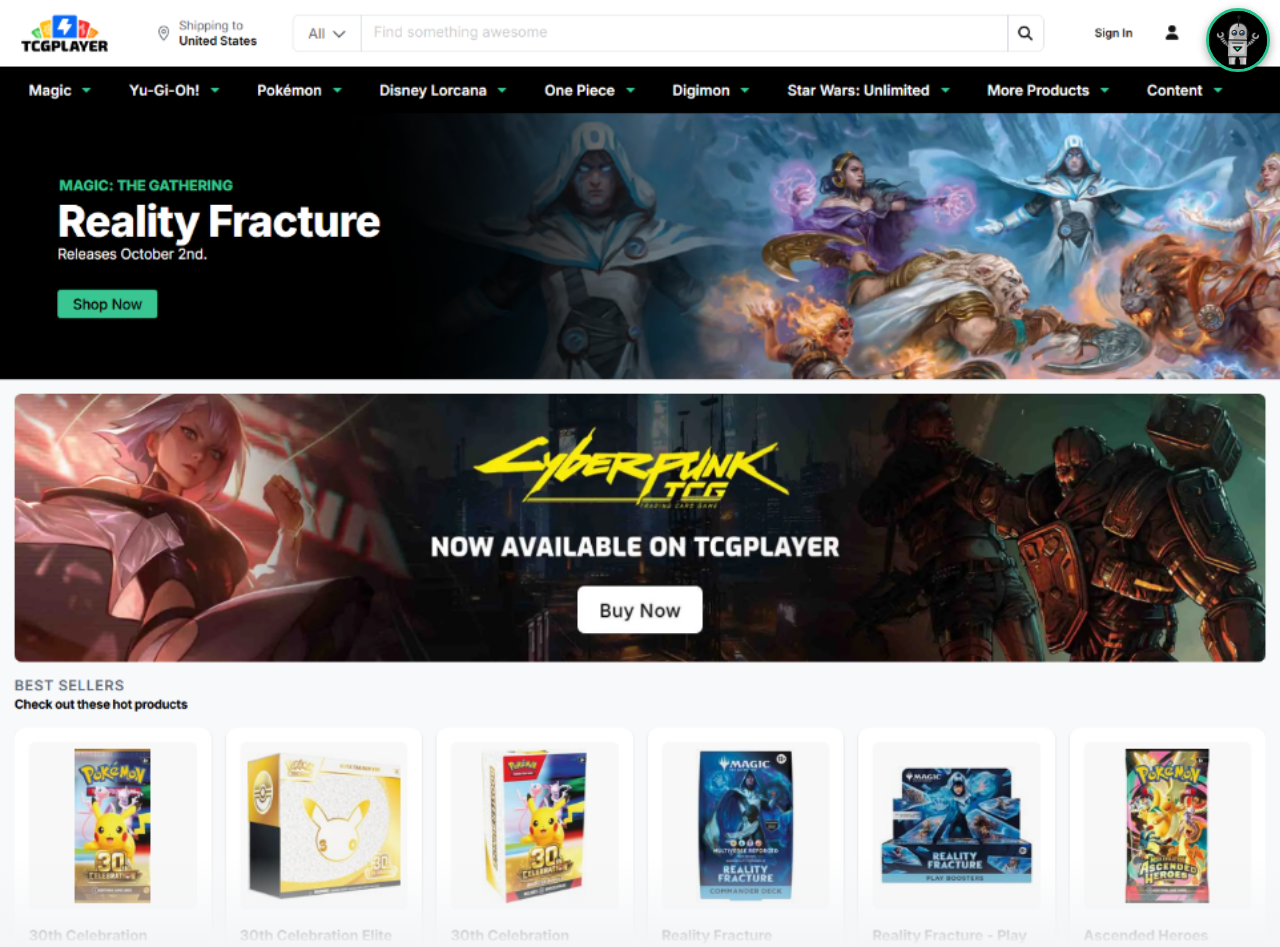
<file: tcgdg/index.html>
<!doctype html>
<html lang="en">
<head>
<meta charset="utf-8" />
<meta name="viewport" content="width=device-width, initial-scale=1" />
<title>TCGplayer - Home</title>
<link rel="stylesheet" href="home.css" />
</head>
<body>
  <a class="beeper-btn" href="chat.html" aria-label="Chat with a deck guru to build a deck" title="Need help building a deck?">
    <img class="g1" src="assets/beeper.png" alt="Beeper" />
    <img class="g2" src="assets/sapphire.png" alt="" />
    <img class="g3" src="assets/clyde.png" alt="" />
    <img class="g4" src="assets/levi.png" alt="" />
  </a>
  <main class="stage">
    <img class="bg" src="assets/tcgplayer-home.png" alt="TCGplayer home page" />
  </main>
</body>
</html>
</file>
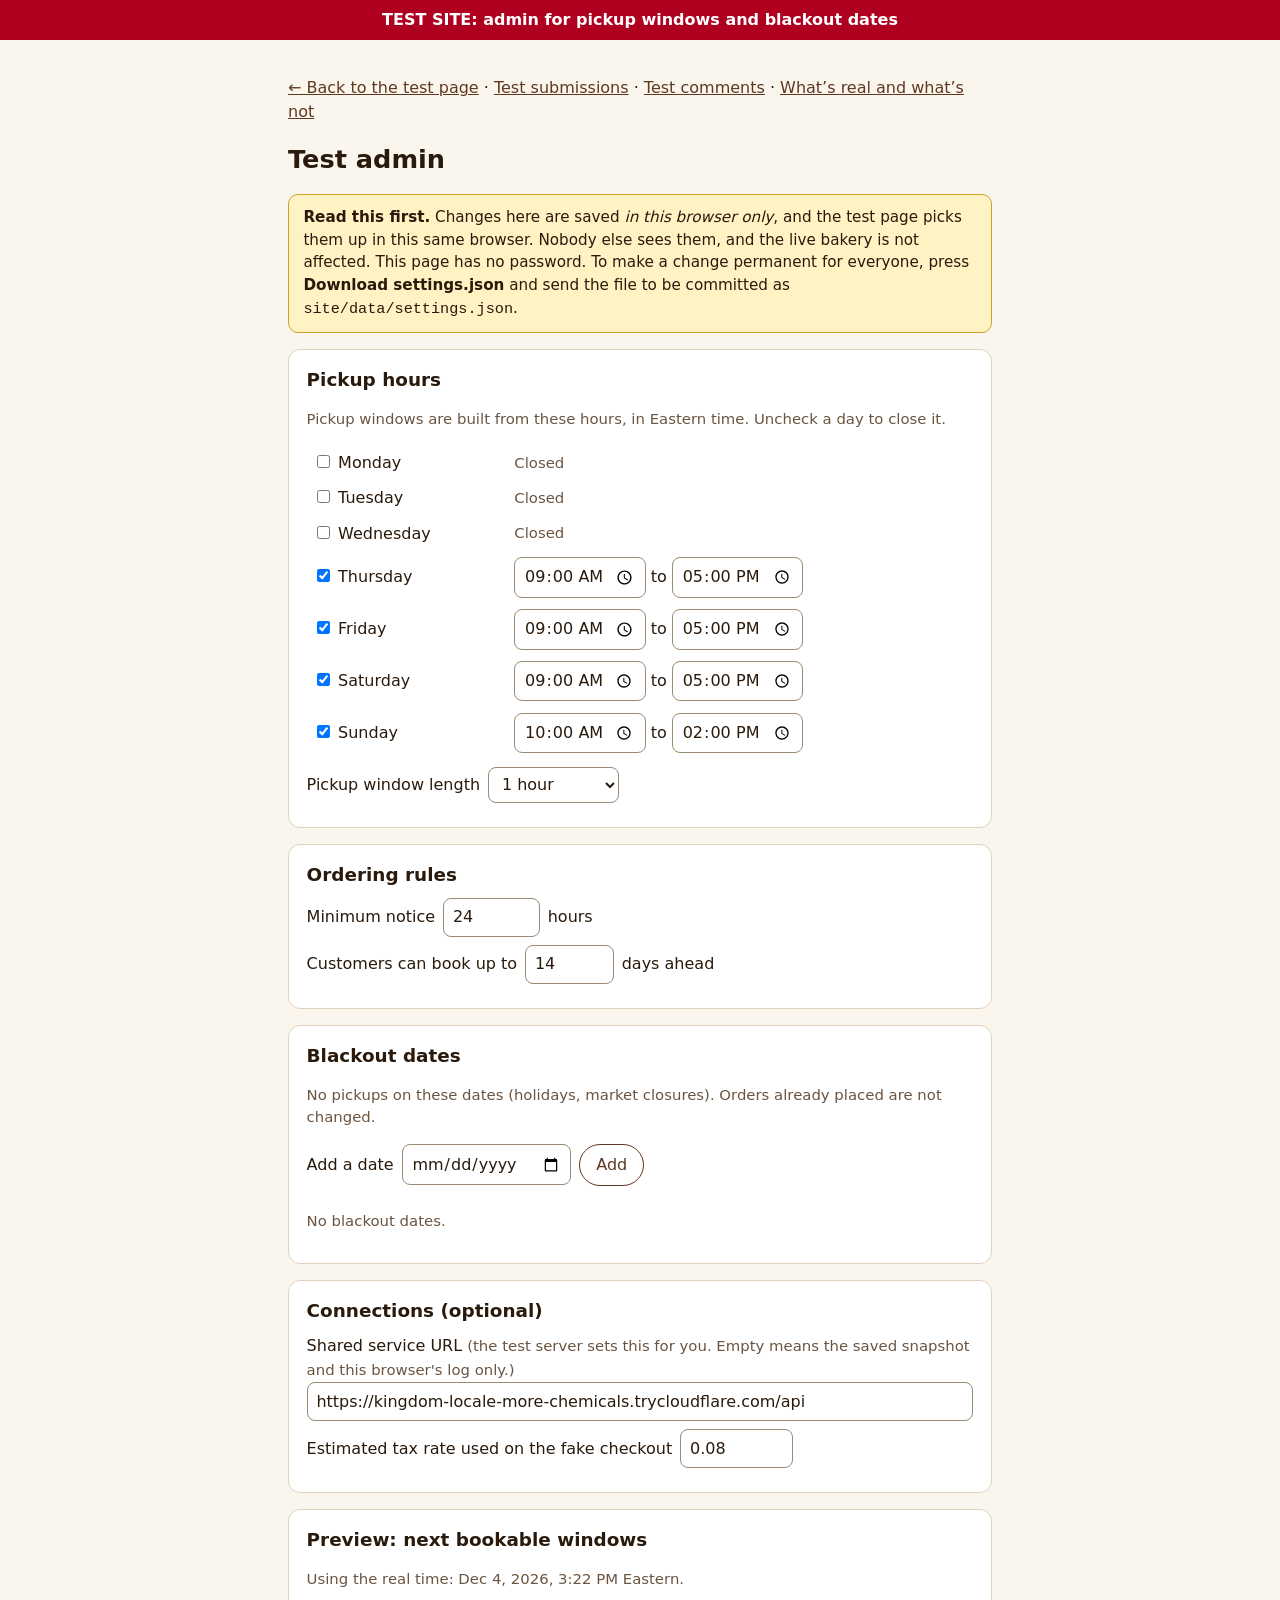
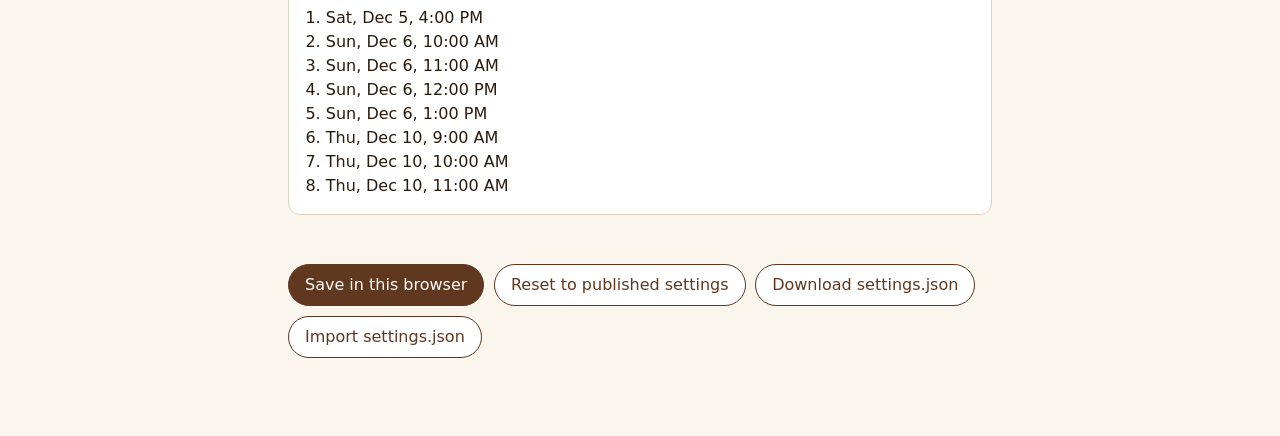
<file: hearth_test/test_admin/index.html>
<!DOCTYPE html>
<html lang="en">
<head>
<meta charset="utf-8">
<meta name="viewport" content="width=device-width, initial-scale=1">
<meta name="robots" content="noindex, nofollow">
<meta name="color-scheme" content="light">
<script src="../js/connect.js"></script>
<title>Test admin | Hearth and Soul (TEST SITE)</title>
<style>
:root{--ink:#2a1a0c;--muted:#6b5440;--line:#e1d3bb;--bg:#faf6ee;--brand:#603820;--danger:#b00020;--warn:#fff3c4}
*{box-sizing:border-box}
body{margin:0;background:var(--bg);color:var(--ink);font:16px/1.5 system-ui,-apple-system,"Segoe UI",sans-serif}
.flag{background:var(--danger);color:#fff;text-align:center;padding:.5rem 1rem;font-weight:700}
main{max-width:46rem;margin:0 auto;padding:1.25rem 1rem 4rem}
h1{font-size:1.6rem;margin:.5rem 0}
h2{font-size:1.15rem;margin:0 0 .6rem}
.card{background:#fff;border:1px solid var(--line);border-radius:12px;padding:1rem 1.1rem;margin:1rem 0}
.note{background:var(--warn);border:1px solid #c9a227;border-radius:10px;padding:.7rem .9rem;font-size:.95rem}
.muted{color:var(--muted);font-size:.93rem}
table{border-collapse:collapse;width:100%}
td,th{padding:.35rem .4rem;text-align:left;vertical-align:middle}
input[type=time],input[type=number],input[type=date],input[type=url],input[type=text],select{font:inherit;padding:.4rem .55rem;border:1.5px solid #9a8a72;border-radius:8px;background:#fff;color:var(--ink)}
input[type=url],input[type=text]{width:100%}
label.row{display:flex;flex-wrap:wrap;align-items:center;gap:.5rem;margin:.5rem 0}
button{font:inherit;padding:.5rem 1rem;border-radius:999px;border:1.5px solid var(--brand);background:#fff;color:var(--brand);cursor:pointer}
button.primary{background:var(--brand);color:#fff}
button:disabled{opacity:.45;cursor:not-allowed}
.actions{display:flex;flex-wrap:wrap;gap:.6rem;margin-top:.8rem}
.chips{display:flex;flex-wrap:wrap;gap:.4rem;margin:.6rem 0;padding:0;list-style:none}
.chips li{display:inline-flex;align-items:center;gap:.4rem;background:#f3e9d6;border-radius:999px;padding:.2rem .3rem .2rem .7rem}
.chips button{padding:0 .5rem;border-radius:999px;line-height:1.6}
.err{color:var(--danger);min-height:1.3em;margin:.4rem 0}
.ok{color:#1a6b2c}
ol.slots{margin:.4rem 0 0;padding-left:1.2rem}
a{color:var(--brand)}
</style>
</head>
<body>
<div class="flag">TEST SITE: admin for pickup windows and blackout dates</div>
<main>
  <p><a href="../">← Back to the test page</a> · <a href="../test_submissions/">Test submissions</a> · <a href="../test_comments/">Test comments</a> · <a href="../release-notes.html">What’s real and what’s not</a></p>
  <h1>Test admin</h1>
  <p class="note"><strong>Read this first.</strong> Changes here are saved <em>in this browser only</em>, and the test page picks them up in this same browser. Nobody else sees them, and the live bakery is not affected. This page has no password. To make a change permanent for everyone, press <strong>Download settings.json</strong> and send the file to be committed as <code>site/data/settings.json</code>.</p>

  <section class="card" aria-labelledby="h-hours">
    <h2 id="h-hours">Pickup hours</h2>
    <p class="muted">Pickup windows are built from these hours, in Eastern time. Uncheck a day to close it.</p>
    <table><tbody id="hours"></tbody></table>
    <label class="row">Pickup window length
      <select id="slotMinutes"><option value="30">30 minutes</option><option value="60">1 hour</option><option value="120">2 hours</option></select>
    </label>
  </section>

  <section class="card" aria-labelledby="h-rules">
    <h2 id="h-rules">Ordering rules</h2>
    <label class="row">Minimum notice <input type="number" id="leadHours" min="0" max="336" inputmode="numeric"> hours</label>
    <label class="row">Customers can book up to <input type="number" id="maxDays" min="1" max="60" inputmode="numeric"> days ahead</label>
  </section>

  <section class="card" aria-labelledby="h-black">
    <h2 id="h-black">Blackout dates</h2>
    <p class="muted">No pickups on these dates (holidays, market closures). Orders already placed are not changed.</p>
    <label class="row">Add a date <input type="date" id="boDate"> <button type="button" id="boAdd">Add</button></label>
    <ul class="chips" id="boList" aria-label="Blackout dates"></ul>
    <p class="muted" id="boEmpty">No blackout dates.</p>
  </section>

  <section class="card" aria-labelledby="h-conn">
    <h2 id="h-conn">Connections (optional)</h2>
    <label>Shared service URL <span class="muted">(the test server sets this for you. Empty means the saved snapshot and this browser's log only.)</span>
      <input type="url" id="apiBase" placeholder="(set automatically by the local server)" autocomplete="off"></label>
    <label class="row">Estimated tax rate used on the fake checkout <input type="number" id="testTaxRate" min="0" max="0.2" step="0.005"></label>
  </section>

  <section class="card" aria-labelledby="h-prev">
    <h2 id="h-prev">Preview: next bookable windows</h2>
    <p class="muted" id="clockLine"></p>
    <ol class="slots" id="preview"></ol>
  </section>

  <p class="err" id="errors" role="alert"></p>
  <div class="actions">
    <button type="button" class="primary" id="save">Save in this browser</button>
    <button type="button" id="reset">Reset to published settings</button>
    <button type="button" id="download">Download settings.json</button>
    <label class="row" style="margin:0"><button type="button" id="importBtn">Import settings.json</button><input type="file" id="importFile" accept="application/json,.json" hidden></label>
  </div>
  <p class="muted" id="status" role="status"></p>
</main>

<script type="module">
import { buildSlots, validateSettings } from "../js/pickup.js";

const $ = (id) => document.getElementById(id);
const DAY = ["Sunday", "Monday", "Tuesday", "Wednesday", "Thursday", "Friday", "Saturday"];
const ORDER = [1, 2, 3, 4, 5, 6, 0];
const KEY = "hs-admin-settings";
const FIELDS = ["timezone", "leadHours", "maxDays", "slotMinutes", "hours", "blackoutDates", "apiBase", "testTaxRate"];

let published = {};
let s = {};

const toTime = (m) => String(Math.floor(m / 60)).padStart(2, "0") + ":" + String(m % 60).padStart(2, "0");
const fromTime = (v) => { const m = /^(\d{2}):(\d{2})$/.exec(v); return m ? +m[1] * 60 + +m[2] : null; };
const clone = (o) => JSON.parse(JSON.stringify(o));
const pick = (o) => Object.fromEntries(FIELDS.filter((k) => o[k] !== undefined).map((k) => [k, o[k]]));
// A relative "/api" or a temporary tunnel address only means something right now, so it is never published.
const forPublish = (o) => { const p = pick(o); if (/^\//.test(String(p.apiBase ?? "")) || /trycloudflare\.com/.test(String(p.apiBase ?? ""))) p.apiBase = ""; return p; };

function readOverride() {
  try { const o = JSON.parse(localStorage.getItem(KEY)); return o && typeof o === "object" ? o : null; } catch { return null; }
}
function say(msg, ok = false) { const el = $("status"); el.textContent = msg; el.className = "muted" + (ok ? " ok" : ""); }

function renderHours() {
  const body = $("hours");
  body.innerHTML = "";
  for (const d of ORDER) {
    const h = s.hours[d] ?? null;
    const tr = document.createElement("tr");
    tr.innerHTML = `<td><label><input type="checkbox" data-d="${d}" ${h ? "checked" : ""}> ${DAY[d]}</label></td>` +
      (h
        ? `<td><input type="time" data-d="${d}" data-k="0" aria-label="${DAY[d]} opens" value="${toTime(h[0])}"> to <input type="time" data-d="${d}" data-k="1" aria-label="${DAY[d]} closes" value="${toTime(h[1])}"></td>`
        : `<td class="muted">Closed</td>`);
    body.appendChild(tr);
  }
}

function renderBlackouts() {
  const list = $("boList");
  list.innerHTML = "";
  for (const d of [...s.blackoutDates].sort()) {
    const li = document.createElement("li");
    const [y, m, day] = d.split("-").map(Number);
    li.append(new Date(Date.UTC(y, m - 1, day, 12)).toLocaleDateString("en-US", { timeZone: "UTC", weekday: "short", month: "short", day: "numeric", year: "numeric" }));
    const b = document.createElement("button");
    b.type = "button"; b.textContent = "×"; b.setAttribute("aria-label", "Remove " + d); b.dataset.date = d;
    li.appendChild(b);
    list.appendChild(li);
  }
  $("boEmpty").hidden = s.blackoutDates.length > 0;
}

function renderFields() {
  $("slotMinutes").value = String(s.slotMinutes);
  $("leadHours").value = s.leadHours;
  $("maxDays").value = s.maxDays;
  $("apiBase").value = s.apiBase ?? "";
  $("testTaxRate").value = s.testTaxRate ?? 0.08;
}

function nowMs() {
  try { const f = localStorage.getItem("hs-fake-now"); if (f && isFinite(+f)) return +f; } catch {}
  return Date.now();
}

function renderPreview() {
  const errs = validateSettings(s);
  $("errors").textContent = errs.join(" ");
  $("save").disabled = errs.length > 0;
  const now = nowMs();
  const fake = (() => { try { return !!localStorage.getItem("hs-fake-now"); } catch { return false; } })();
  $("clockLine").textContent = (fake ? "Using the test clock from the test page: " : "Using the real time: ") +
    new Date(now).toLocaleString("en-US", { timeZone: s.timezone, dateStyle: "medium", timeStyle: "short" }) + " Eastern.";
  const ol = $("preview");
  ol.innerHTML = "";
  if (errs.length) return;
  const picks = [];
  for (const day of buildSlots(now, s).days) for (const sl of day.slots) if (sl.ok && picks.length < 8) picks.push(sl);
  for (const sl of picks) {
    const li = document.createElement("li");
    const f = (o) => new Date(sl.start).toLocaleString("en-US", { timeZone: s.timezone, ...o });
    li.textContent = `${f({ weekday: "short", month: "short", day: "numeric" })}, ${f({ hour: "numeric", minute: "2-digit" })}`;
    ol.appendChild(li);
  }
  if (!picks.length) ol.innerHTML = "<li>No bookable windows with these settings.</li>";
}

function renderAll() { renderHours(); renderBlackouts(); renderFields(); renderPreview(); }
function changed() { renderPreview(); say(""); }

$("hours").addEventListener("change", (e) => {
  const t = e.target, d = +t.dataset.d;
  if (t.type === "checkbox") { s.hours[d] = t.checked ? [540, 1020] : null; renderHours(); }
  else { const v = fromTime(t.value); if (v !== null && s.hours[d]) s.hours[d][+t.dataset.k] = v; }
  changed();
});
$("slotMinutes").addEventListener("change", (e) => { s.slotMinutes = +e.target.value; changed(); });
$("leadHours").addEventListener("input", (e) => { const v = parseInt(e.target.value, 10); if (v >= 0) s.leadHours = v; changed(); });
$("maxDays").addEventListener("input", (e) => { const v = parseInt(e.target.value, 10); if (v >= 1) s.maxDays = v; changed(); });
$("apiBase").addEventListener("input", (e) => { s.apiBase = e.target.value.trim().replace(/\/+$/, ""); say(""); });
$("testTaxRate").addEventListener("input", (e) => { const v = parseFloat(e.target.value); if (v >= 0 && v <= 0.2) s.testTaxRate = v; say(""); });

$("boAdd").addEventListener("click", () => {
  const v = $("boDate").value;
  if (!/^\d{4}-\d{2}-\d{2}$/.test(v)) { $("errors").textContent = "Pick a date to add."; return; }
  if (!s.blackoutDates.includes(v)) s.blackoutDates.push(v);
  $("boDate").value = "";
  renderBlackouts(); changed();
});
$("boList").addEventListener("click", (e) => {
  const b = e.target.closest("button[data-date]");
  if (!b) return;
  s.blackoutDates = s.blackoutDates.filter((d) => d !== b.dataset.date);
  renderBlackouts(); changed();
});

$("save").addEventListener("click", () => {
  try { localStorage.setItem(KEY, JSON.stringify(pick(s))); say("Saved in this browser. Open the test page to try it.", true); }
  catch { say("Couldn’t save: this browser is blocking site storage."); }
});
$("reset").addEventListener("click", () => {
  try { localStorage.removeItem(KEY); } catch {}
  s = clone(published); renderAll(); say("Reset to the published settings.", true);
});
$("download").addEventListener("click", () => {
  const blob = new Blob([JSON.stringify(forPublish(s), null, 2) + "\n"], { type: "application/json" });
  const a = document.createElement("a");
  a.href = URL.createObjectURL(blob); a.download = "settings.json"; a.click();
  URL.revokeObjectURL(a.href);
});
$("importBtn").addEventListener("click", () => $("importFile").click());
$("importFile").addEventListener("change", async (e) => {
  const f = e.target.files[0]; if (!f) return;
  try {
    const o = JSON.parse(await f.text());
    const next = { ...clone(s), ...pick(o) };
    const errs = validateSettings(next);
    if (errs.length) { say("That file isn’t valid: " + errs.join(" ")); return; }
    s = next; renderAll(); say("Imported. Press Save to keep it in this browser.", true);
  } catch { say("That file couldn’t be read as settings."); }
  e.target.value = "";
});

(async () => {
  try { published = await (await fetch("../data/settings.json", { cache: "no-cache" })).json(); } catch { published = {}; }
  published = { timezone: "America/New_York", leadHours: 24, maxDays: 14, slotMinutes: 60, hours: {}, blackoutDates: [], ...published };
  s = clone({ ...published, ...(readOverride() ?? {}) });
  s.blackoutDates = [...(s.blackoutDates ?? [])];
  renderAll();
  if (readOverride()) say("Showing settings saved in this browser.");
})();
</script>
</body>
</html>
</file>
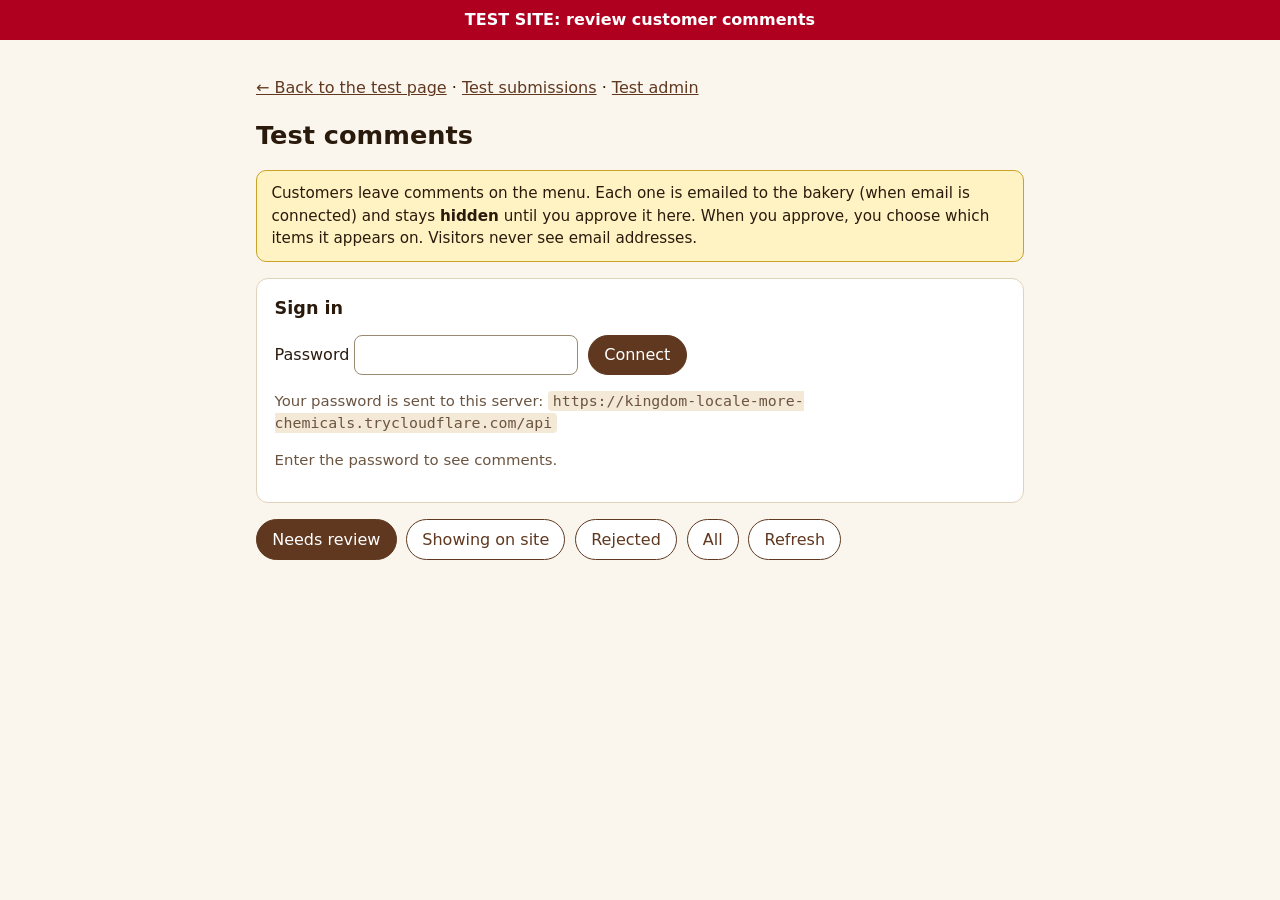
<file: hearth_test/test_comments/index.html>
<!DOCTYPE html>
<html lang="en">
<head>
<meta charset="utf-8">
<meta name="viewport" content="width=device-width, initial-scale=1">
<meta name="robots" content="noindex, nofollow">
<meta name="color-scheme" content="light">
<script src="../js/connect.js"></script>
<title>Test comments | Hearth and Soul (TEST SITE)</title>
<style>
:root{--ink:#2a1a0c;--muted:#6b5440;--line:#e1d3bb;--bg:#faf6ee;--brand:#603820;--danger:#b00020;--warn:#fff3c4}
*{box-sizing:border-box}
body{margin:0;background:var(--bg);color:var(--ink);font:16px/1.5 system-ui,-apple-system,"Segoe UI",sans-serif}
.flag{background:var(--danger);color:#fff;text-align:center;padding:.5rem 1rem;font-weight:700}
main{max-width:50rem;margin:0 auto;padding:1.25rem 1rem 4rem}
h1{font-size:1.6rem;margin:.5rem 0}
.card{background:#fff;border:1px solid var(--line);border-radius:12px;padding:1rem 1.1rem;margin:1rem 0}
.note{background:var(--warn);border:1px solid #c9a227;border-radius:10px;padding:.7rem .9rem;font-size:.95rem}
.muted{color:var(--muted);font-size:.93rem}
.tools{display:flex;flex-wrap:wrap;gap:.6rem;align-items:center;margin:.8rem 0}
input[type=password]{font:inherit;padding:.45rem .6rem;border:1.5px solid #9a8a72;border-radius:8px;background:#fff;color:var(--ink);min-width:14rem}
button{font:inherit;padding:.45rem .95rem;border-radius:999px;border:1.5px solid var(--brand);background:#fff;color:var(--brand);cursor:pointer;min-height:40px}
button.primary{background:var(--brand);color:#fff}
button.danger{border-color:var(--danger);color:var(--danger)}
button[aria-pressed="true"]{background:var(--brand);color:#fff}
button:disabled{opacity:.5;cursor:wait}
.err{color:var(--danger);min-height:1.3em}
.cm{border:1px solid var(--line);border-radius:12px;background:#fff;padding:1rem 1.1rem;margin:.9rem 0}
.cm header{display:flex;flex-wrap:wrap;justify-content:space-between;gap:.3rem 1rem;margin-bottom:.4rem}
.cm .who{font-weight:700}
.cm .meta{color:var(--muted);font-size:.9rem}
.cm blockquote{margin:.5rem 0;padding:.6rem .8rem;background:#f6eedc;border-radius:10px;white-space:pre-wrap;overflow-wrap:anywhere}
.badge{font-size:.78rem;font-weight:700;border-radius:999px;padding:.05rem .55rem}
.badge.pending{background:#fff3c4;color:#6b4e00}.badge.approved{background:#d9f2dd;color:#14532d}.badge.rejected{background:#fde2e1;color:#7f1d1d}
fieldset{border:1px solid var(--line);border-radius:10px;margin:.6rem 0;padding:.5rem .8rem}
legend{font-weight:650;padding:0 .3rem;font-size:.93rem}
.items{display:grid;grid-template-columns:repeat(auto-fill,minmax(14rem,1fr));gap:.1rem .8rem}
.items label{display:flex;gap:.5rem;align-items:center;min-height:36px}
.actions{display:flex;flex-wrap:wrap;gap:.5rem;margin-top:.6rem}
.rowmsg{min-height:1.3em;font-size:.93rem;margin:.4rem 0 0}
a{color:var(--brand)}
code{background:#f3e9d6;padding:.05rem .3rem;border-radius:4px}
</style>
</head>
<body>
<div class="flag">TEST SITE: review customer comments</div>
<main>
  <p><a href="../">← Back to the test page</a> · <a href="../test_submissions/">Test submissions</a> · <a href="../test_admin/">Test admin</a></p>
  <h1>Test comments</h1>
  <p class="note">Customers leave comments on the menu. Each one is emailed to the bakery (when email is connected) and stays <strong>hidden</strong> until you approve it here. When you approve, you choose which items it appears on. Visitors never see email addresses.</p>

  <section class="card" id="sharedBox" hidden aria-labelledby="h-shared">
    <h2 id="h-shared" style="font-size:1.1rem;margin:0 0 .4rem">Sign in</h2>
    <form class="tools" id="tokenForm">
      <label>Password <input type="password" id="token" autocomplete="off"></label>
      <button type="submit" class="primary">Connect</button>
      <button type="button" id="forget" hidden>Disconnect</button>
    </form>
    <p class="muted">Your password is sent to this server: <code id="serverAddr"></code></p>
    <p class="muted" id="sharedMsg" role="status"></p>
  </section>
  <p class="muted" id="noApi" hidden>These pages aren’t connected to the test server, so there are no comments to review. Open the link you were given, or ask for the server to be restarted.</p>

  <div class="tools" id="tabs" role="group" aria-label="Filter comments" hidden>
    <button type="button" data-status="pending" aria-pressed="true">Needs review</button>
    <button type="button" data-status="approved" aria-pressed="false">Showing on site</button>
    <button type="button" data-status="rejected" aria-pressed="false">Rejected</button>
    <button type="button" data-status="all" aria-pressed="false">All</button>
    <button type="button" id="refresh">Refresh</button>
    <span class="muted" id="count" role="status"></span>
  </div>
  <p class="muted" id="emailState"></p>
  <p class="err" id="err" role="alert"></p>
  <div id="list"></div>
  <p class="muted" id="empty" hidden>No comments here yet.</p>
</main>

<script type="module">
const $ = (id) => document.getElementById(id);
const TOKEN_KEY = "hs-sub-token"; // shared with the submissions page, so one sign-in covers both
const when = (iso) => new Date(iso).toLocaleString("en-US", { timeZone: "America/New_York", dateStyle: "medium", timeStyle: "short" });

let base = "";
let token = "";
let status = "pending";
let products = []; // [{id, name}]

// Everything a visitor wrote goes in with textContent, never innerHTML: it is untrusted input.
function el(tag, text, cls) {
  const n = document.createElement(tag);
  if (text !== undefined) n.textContent = text;
  if (cls) n.className = cls;
  return n;
}

async function api(path, init = {}) {
  const res = await fetch(base + path, { ...init, headers: { ...(init.headers ?? {}), Authorization: "Bearer " + token }, cache: "no-store" });
  if (res.status === 401) throw Object.assign(new Error("Wrong password."), { code: 401 });
  if (res.status === 429) throw new Error("Too many wrong passwords. Wait a few minutes and try again.");
  if (res.status === 503) throw new Error("The server has no password configured yet.");
  const body = await res.json().catch(() => ({}));
  if (!res.ok) throw new Error(body.error || "HTTP " + res.status);
  return body;
}

async function loadProducts() {
  try {
    const m = await (await fetch(base + "/menu", { cache: "no-store" })).json();
    const seen = new Map();
    for (const i of m.items ?? []) if (!seen.has(i.groupId || i.id)) seen.set(i.groupId || i.id, i.groupName || i.name);
    products = [...seen].map(([id, name]) => ({ id, name }));
  } catch { products = []; }
}

async function load() {
  $("err").textContent = "";
  try {
    const data = await api("/comments/admin?status=" + status);
    $("sharedMsg").textContent = "Connected.";
    $("forget").hidden = false;
    $("emailState").textContent = data.emailConfigured
      ? "Email is on: new comments are emailed to the bakery."
      : "Email is off: no mail service is connected, so new comments are NOT emailed. They still appear here for review.";
    render(data.items);
  } catch (e) {
    $("list").replaceChildren();
    $("empty").hidden = true;
    if (e.code === 401) { token = ""; try { sessionStorage.removeItem(TOKEN_KEY); } catch {} $("forget").hidden = true; }
    $("sharedMsg").textContent = token || e.code === 401 ? e.message : "Enter the password to see comments.";
  }
}

function render(items) {
  const list = $("list");
  list.replaceChildren();
  $("count").textContent = `${items.length} shown`;
  $("empty").hidden = items.length > 0;
  for (const c of items) list.appendChild(card(c));
}

function card(c) {
  const box = el("article", undefined, "cm");
  const head = el("header");
  const left = el("div");
  left.appendChild(el("span", c.name, "who"));
  left.appendChild(el("span", c.email ? `  ${c.email}` : "  (no email given)", "meta"));
  head.append(left, el("span", c.status, "badge " + c.status));
  box.appendChild(head);
  box.appendChild(el("div", `${when(c.ts)} Eastern · about: ${c.itemName || "general"}`, "meta"));
  box.appendChild(el("blockquote", c.text));

  const fs = el("fieldset");
  fs.appendChild(el("legend", "Show on these items"));
  const grid = el("div", undefined, "items");
  const chosen = new Set(c.showOn?.length ? c.showOn : c.itemGroupId ? [c.itemGroupId] : []);
  const list = products.length ? products : c.itemGroupId ? [{ id: c.itemGroupId, name: c.itemName || "This item" }] : [];
  for (const p of list) {
    const lab = el("label");
    const cb = document.createElement("input");
    cb.type = "checkbox"; cb.value = p.id; cb.checked = chosen.has(p.id);
    lab.append(cb, document.createTextNode(p.name));
    grid.appendChild(lab);
  }
  fs.appendChild(grid);
  box.appendChild(fs);

  const msg = el("p", "", "rowmsg"); msg.setAttribute("role", "status");
  const checked = () => [...grid.querySelectorAll("input:checked")].map((i) => i.value);
  const actions = el("div", undefined, "actions");
  const add = (label, cls, fn) => {
    const b = el("button", label, cls); b.type = "button";
    b.addEventListener("click", async () => {
      msg.textContent = ""; b.disabled = true;
      try { await fn(); await load(); } catch (e) { msg.textContent = e.message; b.disabled = false; }
    });
    actions.appendChild(b);
  };
  const send = (body) => api(`/comments/${encodeURIComponent(c.id)}/moderate`, { method: "POST", headers: { "Content-Type": "application/json" }, body: JSON.stringify(body) });
  if (c.status === "approved") {
    add("Save item changes", "primary", () => send({ action: "approve", showOn: checked() }));
    add("Take down", "", () => send({ action: "unapprove" }));
    add("Reject", "danger", () => send({ action: "reject" }));
  } else {
    add("Approve and show", "primary", () => send({ action: "approve", showOn: checked() }));
    if (c.status === "pending") add("Reject", "danger", () => send({ action: "reject" }));
  }
  box.append(actions, msg);
  return box;
}

$("tabs").addEventListener("click", (e) => {
  const b = e.target.closest("button[data-status]");
  if (!b) return;
  status = b.dataset.status;
  for (const t of $("tabs").querySelectorAll("button[data-status]")) t.setAttribute("aria-pressed", String(t === b));
  load();
});
$("refresh").addEventListener("click", load);
$("tokenForm").addEventListener("submit", (e) => {
  e.preventDefault();
  token = $("token").value; $("token").value = "";
  try { sessionStorage.setItem(TOKEN_KEY, token); } catch {}
  load();
});
$("forget").addEventListener("click", () => {
  token = ""; try { sessionStorage.removeItem(TOKEN_KEY); } catch {}
  $("forget").hidden = true; $("sharedMsg").textContent = "Disconnected."; $("list").replaceChildren(); $("count").textContent = "";
});

(async () => {
  let s = {};
  try { s = await (await fetch("../data/settings.json", { cache: "no-cache" })).json(); } catch {}
  try { const ov = JSON.parse(localStorage.getItem("hs-admin-settings")); if (ov && typeof ov === "object") s = { ...s, ...ov }; } catch {}
  base = String(s.apiBase || "").trim().replace(/\/+$/, "");
  if (!base) { $("noApi").hidden = false; return; }
  $("sharedBox").hidden = false;
  $("tabs").hidden = false;
  $("serverAddr").textContent = base.startsWith("/") ? location.origin + base : base;
  try { token = sessionStorage.getItem(TOKEN_KEY) || ""; } catch {}
  await loadProducts();
  if (token) load(); else $("sharedMsg").textContent = "Enter the password to see comments.";
})();
</script>
</body>
</html>
</file>
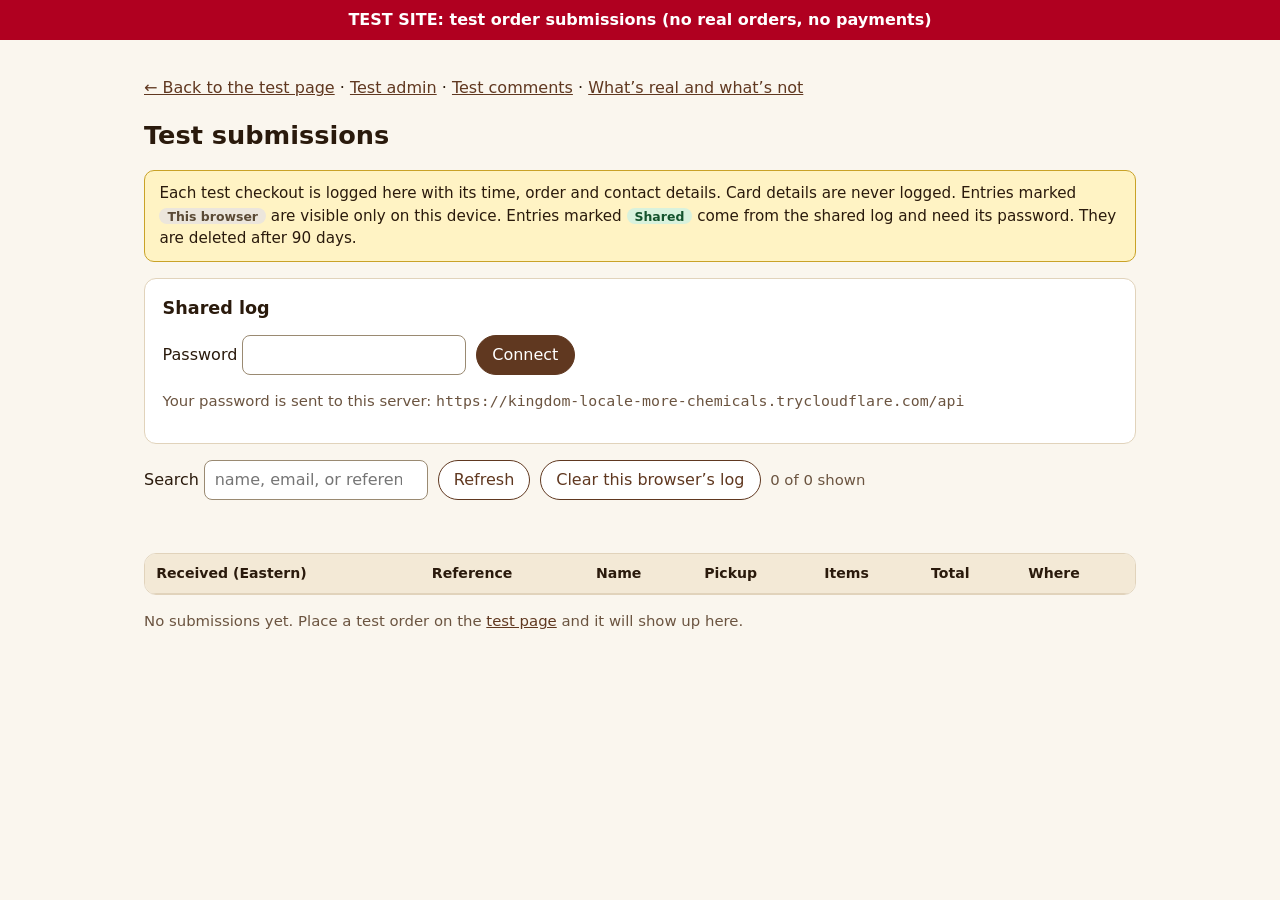
<file: hearth_test/test_submissions/index.html>
<!DOCTYPE html>
<html lang="en">
<head>
<meta charset="utf-8">
<meta name="viewport" content="width=device-width, initial-scale=1">
<meta name="robots" content="noindex, nofollow">
<meta name="color-scheme" content="light">
<script src="../js/connect.js"></script>
<title>Test submissions | Hearth and Soul (TEST SITE)</title>
<style>
:root{--ink:#2a1a0c;--muted:#6b5440;--line:#e1d3bb;--bg:#faf6ee;--brand:#603820;--danger:#b00020;--warn:#fff3c4}
*{box-sizing:border-box}
body{margin:0;background:var(--bg);color:var(--ink);font:16px/1.5 system-ui,-apple-system,"Segoe UI",sans-serif}
.flag{background:var(--danger);color:#fff;text-align:center;padding:.5rem 1rem;font-weight:700}
main{max-width:64rem;margin:0 auto;padding:1.25rem 1rem 4rem}
h1{font-size:1.6rem;margin:.5rem 0}
.card{background:#fff;border:1px solid var(--line);border-radius:12px;padding:1rem 1.1rem;margin:1rem 0}
.note{background:var(--warn);border:1px solid #c9a227;border-radius:10px;padding:.7rem .9rem;font-size:.95rem}
.muted{color:var(--muted);font-size:.93rem}
.tools{display:flex;flex-wrap:wrap;gap:.6rem;align-items:center;margin:.8rem 0}
input[type=search],input[type=password]{font:inherit;padding:.45rem .6rem;border:1.5px solid #9a8a72;border-radius:8px;background:#fff;color:var(--ink);min-width:14rem}
button{font:inherit;padding:.45rem .95rem;border-radius:999px;border:1.5px solid var(--brand);background:#fff;color:var(--brand);cursor:pointer}
button.primary{background:var(--brand);color:#fff}
button.link{border:0;background:none;padding:0;text-decoration:underline;border-radius:0}
.tablewrap{overflow-x:auto;background:#fff;border:1px solid var(--line);border-radius:12px}
table{border-collapse:collapse;width:100%;min-width:42rem}
th,td{padding:.55rem .7rem;border-bottom:1px solid var(--line);text-align:left;vertical-align:top}
th{background:#f3e9d6;font-size:.88rem;white-space:nowrap}
td.num{text-align:right;white-space:nowrap}
tr:last-child td{border-bottom:0}
tbody tr:hover{background:#fbf5e8}
.src{font-size:.78rem;font-weight:700;border-radius:999px;padding:.05rem .5rem;white-space:nowrap}
.src.shared{background:#d9f2dd;color:#14532d}
.src.local{background:#ece6dc;color:#5b4a35}
.err{color:var(--danger);min-height:1.3em}
dialog{width:min(40rem,calc(100vw - 2rem));max-height:calc(100vh - 2rem);overflow:auto;border:0;border-radius:16px;padding:1.2rem 1.3rem;background:#fff;color:var(--ink);box-shadow:0 20px 60px rgba(0,0,0,.4)}
dialog::backdrop{background:rgba(30,18,8,.6)}
dl{display:grid;grid-template-columns:8rem 1fr;gap:.35rem .8rem;margin:.8rem 0}
dt{font-weight:650;color:var(--muted)}
dd{margin:0;overflow-wrap:anywhere}
pre{background:#f6f1e6;border-radius:8px;padding:.7rem .8rem;white-space:pre-wrap;overflow-wrap:anywhere;font:13.5px/1.45 ui-monospace,Consolas,monospace;margin:.4rem 0}
.items{width:100%;border-collapse:collapse;min-width:0}
.items td,.items th{padding:.3rem .4rem;border-bottom:1px solid var(--line)}
a{color:var(--brand)}
</style>
</head>
<body>
<div class="flag">TEST SITE: test order submissions (no real orders, no payments)</div>
<main>
  <p><a href="../">← Back to the test page</a> · <a href="../test_admin/">Test admin</a> · <a href="../test_comments/">Test comments</a> · <a href="../release-notes.html">What’s real and what’s not</a></p>
  <h1>Test submissions</h1>
  <p class="note">Each test checkout is logged here with its time, order and contact details. Card details are never logged. Entries marked <span class="src local">This browser</span> are visible only on this device. Entries marked <span class="src shared">Shared</span> come from the shared log and need its password. They are deleted after 90 days.</p>

  <section class="card" id="sharedBox" hidden aria-labelledby="h-shared">
    <h2 id="h-shared" style="font-size:1.1rem;margin:0 0 .4rem">Shared log</h2>
    <form class="tools" id="tokenForm">
      <label>Password <input type="password" id="token" autocomplete="off"></label>
      <button type="submit" class="primary">Connect</button>
      <button type="button" id="forget" hidden>Disconnect</button>
    </form>
    <p class="muted">Your password is sent to this server: <code id="serverAddr"></code></p>
    <p class="muted" id="sharedMsg" role="status"></p>
  </section>

  <div class="tools">
    <label>Search <input type="search" id="q" placeholder="name, email, or reference"></label>
    <button type="button" id="refresh">Refresh</button>
    <button type="button" id="clearLocal">Clear this browser’s log</button>
    <span class="muted" id="count" role="status"></span>
  </div>
  <p class="err" id="err" role="alert"></p>

  <div class="tablewrap">
    <table>
      <thead><tr><th>Received (Eastern)</th><th>Reference</th><th>Name</th><th>Pickup</th><th>Items</th><th class="num">Total</th><th>Where</th></tr></thead>
      <tbody id="rows"></tbody>
    </table>
  </div>
  <p class="muted" id="empty" hidden>No submissions yet. Place a test order on the <a href="../">test page</a> and it will show up here.</p>
</main>

<dialog id="detail" aria-labelledby="dTitle">
  <h2 id="dTitle" style="margin:0 0 .2rem;font-size:1.2rem">Submission</h2>
  <p class="muted" id="dSub"></p>
  <p class="err" id="dErr" role="alert"></p>
  <div id="dBody"></div>
  <div class="tools"><button type="button" id="dDelete" hidden>Delete from this browser</button><button type="button" class="primary" id="dClose">Close</button></div>
</dialog>

<script type="module">
import { readLocal, removeLocal, clearLocal, listRemote, getRemote } from "../js/submissions.js";

const $ = (id) => document.getElementById(id);
const money = (c) => "$" + (c / 100).toFixed(2);
const when = (iso) => new Date(iso).toLocaleString("en-US", { timeZone: "America/New_York", dateStyle: "medium", timeStyle: "short" });
const TOKEN_KEY = "hs-sub-token";

let base = "";
let token = "";
let rows = [];

// Everything from a submission goes in with textContent, never innerHTML: it is untrusted input.
function el(tag, text, cls) {
  const n = document.createElement(tag);
  if (text !== undefined) n.textContent = text;
  if (cls) n.className = cls;
  return n;
}

function readSettings() {
  return fetch("../data/settings.json", { cache: "no-cache" }).then((r) => r.json()).catch(() => ({})).then((s) => {
    let ov = null;
    try { ov = JSON.parse(localStorage.getItem("hs-admin-settings")); } catch {}
    return { ...s, ...(ov && typeof ov === "object" ? ov : {}) };
  });
}

const norm = (r, source) => ({
  id: r.id, ts: r.ts, ref: r.ref, name: r.name, email: r.email, pickup: r.pickup,
  itemCount: r.itemCount ?? (r.items ?? []).reduce((n, i) => n + i.qty, 0), totalCents: r.totalCents, source,
  local: source === "local" ? r : null,
});

async function load() {
  $("err").textContent = "";
  const local = readLocal().map((r) => norm(r, "local"));
  let shared = [];
  if (base && token) {
    try {
      shared = (await listRemote(base, token)).items.map((r) => norm(r, "shared"));
      $("sharedMsg").textContent = `Connected. ${shared.length} in the shared log.`;
      $("forget").hidden = false;
    } catch (e) {
      $("sharedMsg").textContent = e.code === 401 ? "Wrong password." : e.message || "Couldn’t reach the shared log.";
      if (e.code === 401) { token = ""; try { sessionStorage.removeItem(TOKEN_KEY); } catch {} $("forget").hidden = true; }
    }
  }
  // The same order saved both here and in the shared log is listed once, as shared.
  const sharedRefs = new Set(shared.map((r) => r.ref));
  rows = [...shared, ...local.filter((r) => !sharedRefs.has(r.ref))].sort((a, b) => Date.parse(b.ts) - Date.parse(a.ts));
  render();
}

function render() {
  const q = $("q").value.trim().toLowerCase();
  const shown = rows.filter((r) => !q || [r.name, r.email, r.ref].some((v) => String(v ?? "").toLowerCase().includes(q)));
  const body = $("rows");
  body.replaceChildren();
  for (const r of shown) {
    const tr = document.createElement("tr");
    const first = el("td");
    const open = el("button", when(r.ts), "link");
    open.type = "button";
    open.addEventListener("click", () => showDetail(r));
    first.appendChild(open);
    tr.append(first, el("td", r.ref), el("td", r.name), el("td", r.pickup), el("td", `${r.itemCount} item${r.itemCount === 1 ? "" : "s"}`), el("td", money(r.totalCents), "num"));
    const where = el("td");
    where.appendChild(el("span", r.source === "shared" ? "Shared" : "This browser", "src " + r.source));
    tr.appendChild(where);
    body.appendChild(tr);
  }
  $("count").textContent = `${shown.length} of ${rows.length} shown`;
  $("empty").hidden = rows.length > 0;
}

async function showDetail(r) {
  $("dErr").textContent = "";
  $("dBody").replaceChildren();
  $("dTitle").textContent = "Submission " + (r.ref || "");
  $("dSub").textContent = `Received ${when(r.ts)} Eastern · ${r.source === "shared" ? "shared log" : "this browser’s log"}`;
  $("dDelete").hidden = r.source !== "local";
  $("dDelete").onclick = () => { removeLocal(r.id); $("detail").close(); load(); };
  $("detail").showModal();
  let rec = r.local;
  if (!rec) {
    $("dBody").appendChild(el("p", "Loading…", "muted"));
    try { rec = await getRemote(base, token, r.id); } catch (e) { $("dBody").replaceChildren(); $("dErr").textContent = e.message || "Couldn’t load this submission."; return; }
  }
  const body = $("dBody");
  body.replaceChildren();
  const dl = el("dl");
  const add = (k, v) => { dl.append(el("dt", k), el("dd", v || "(none)")); };
  add("Name", rec.name); add("Email", rec.email); add("Phone", rec.phone); add("Pickup", rec.pickup + " (Eastern)");
  add("Notes", rec.notes);
  add("Test clock", rec.testClock ? `Pretending it was ${when(rec.testClock)} Eastern` : "Real time");
  body.appendChild(dl);
  const tbl = el("table", undefined, "items");
  const head = el("tr"); for (const h of ["Item", "Qty", "Each"]) head.appendChild(el("th", h));
  tbl.appendChild(head);
  for (const i of rec.items) { const tr = el("tr"); tr.append(el("td", i.name), el("td", String(i.qty)), el("td", money(i.priceCents))); tbl.appendChild(tr); }
  for (const [k, v] of [["Subtotal", rec.subtotalCents], ["Estimated tax (test)", rec.taxCents], ["Total", rec.totalCents]]) {
    const tr = el("tr"); tr.append(el("td", k), el("td", ""), el("td", money(v))); tbl.appendChild(tr);
  }
  body.appendChild(tbl);
  body.appendChild(el("h3", "Message", "muted"));
  body.appendChild(el("pre", rec.message));
  const raw = el("details"); raw.appendChild(el("summary", "Raw data")); raw.appendChild(el("pre", JSON.stringify(rec, null, 2)));
  body.appendChild(raw);
}

$("q").addEventListener("input", render);
$("refresh").addEventListener("click", load);
$("clearLocal").addEventListener("click", () => {
  if (confirm("Delete every submission saved in this browser? Shared entries are not affected.")) { clearLocal(); load(); }
});
$("dClose").addEventListener("click", () => $("detail").close());
$("tokenForm").addEventListener("submit", (e) => {
  e.preventDefault();
  token = $("token").value; $("token").value = "";
  try { sessionStorage.setItem(TOKEN_KEY, token); } catch {}
  load();
});
$("forget").addEventListener("click", () => { token = ""; try { sessionStorage.removeItem(TOKEN_KEY); } catch {} $("forget").hidden = true; $("sharedMsg").textContent = "Disconnected."; load(); });

(async () => {
  const s = await readSettings();
  base = String(s.apiBase || "").trim().replace(/\/+$/, "");
  $("sharedBox").hidden = !base;
  $("serverAddr").textContent = base.startsWith("/") ? location.origin + base : base;
  try { token = sessionStorage.getItem(TOKEN_KEY) || ""; } catch {}
  load();
})();
</script>
</body>
</html>
</file>
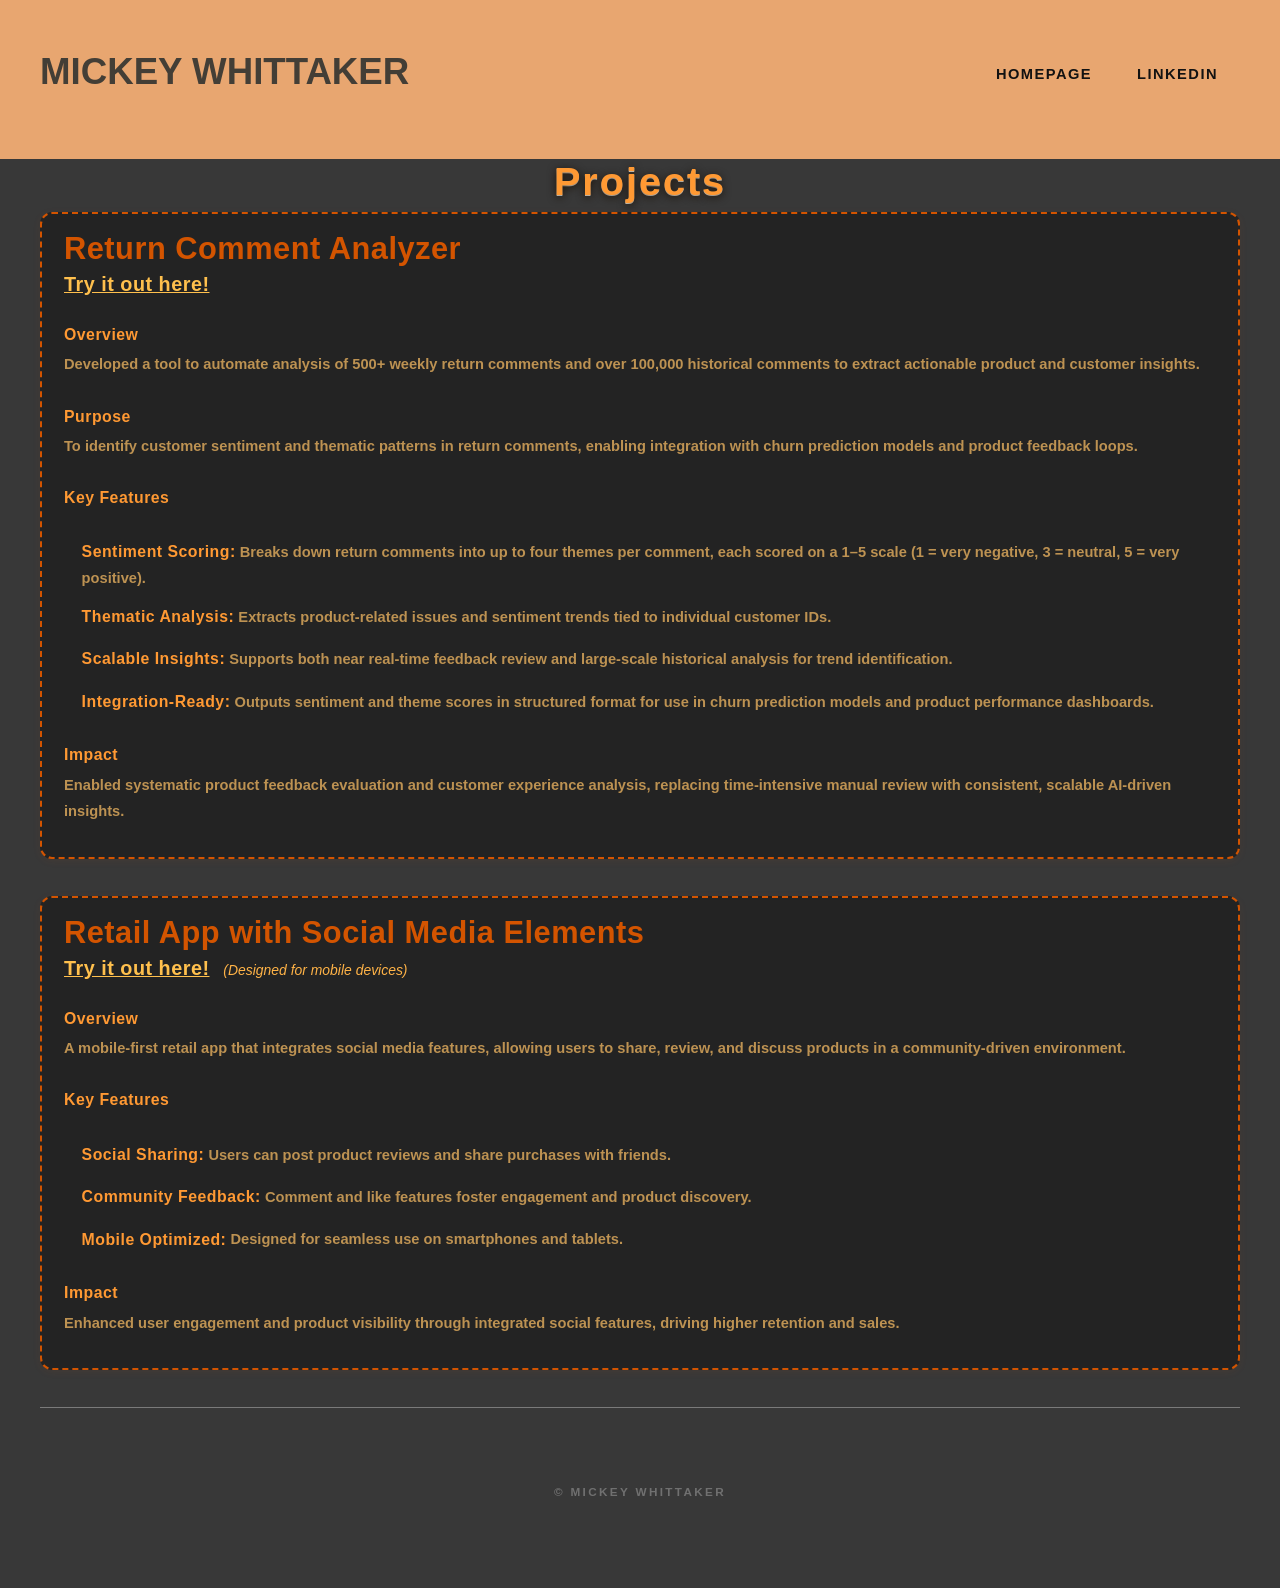
<file: projects.html>
<!DOCTYPE html>
<html lang="en">
<head>
    <meta charset="UTF-8">
    <meta name="viewport" content="width=device-width, initial-scale=1.0">
    <title>Projects - Mickey Whittaker</title>
    <link href="default.css" rel="stylesheet" type="text/css" media="all">
    <link href="fonts.css" rel="stylesheet" type="text/css" media="all">
    <link href="mobile.css" rel="stylesheet" type="text/css" media="all">
</head>
<body>
    <div id="header-wrapper">
        <div id="header" class="container">
            <div id="logo">
                <h1><a href="index.html">Mickey Whittaker</a></h1>
            </div>
            <div id="menu">
                <ul>
                    <li><a href="index.html" accesskey="1" title="">Homepage</a></li>
                    <li><a href="https://www.linkedin.com/in/mickwhit/" accesskey="5" title="" target="_blank" rel="noopener noreferrer">LinkedIn</a></li>
                </ul>
            </div>
        </div>
    </div>
    <div id="projects" class="container">
        <h2 class="projects-title">Projects</h2>
        <div class="project-section">
          <h3>Return Comment Analyzer</h3>
          <div class="project-link-block">
            <a href="https://huggingface.co/spaces/mwhittaker1/hf_comment_analyzer" target="_blank" rel="noopener noreferrer" class="project-link">
              Try it out here!
            </a>
          </div>
          <p>
            <strong class="subheader">Overview</strong><br>
            Developed a tool to automate analysis of 500+ weekly return comments and over 100,000 historical comments to extract actionable product and customer insights.
          </p>
          <p>
            <strong class="subheader">Purpose</strong><br>
            To identify customer sentiment and thematic patterns in return comments, enabling integration with churn prediction models and product feedback loops.
          </p>
          <p>
            <strong class="subheader">Key Features</strong>
            <ul>
              <li><strong class="subheader">Sentiment Scoring:</strong> Breaks down return comments into up to four themes per comment, each scored on a 1–5 scale (1 = very negative, 3 = neutral, 5 = very positive).</li>
              <li><strong class="subheader">Thematic Analysis:</strong> Extracts product-related issues and sentiment trends tied to individual customer IDs.</li>
              <li><strong class="subheader">Scalable Insights:</strong> Supports both near real-time feedback review and large-scale historical analysis for trend identification.</li>
              <li><strong class="subheader">Integration-Ready:</strong> Outputs sentiment and theme scores in structured format for use in churn prediction models and product performance dashboards.</li>
            </ul>
          </p>
          <p>
            <strong class="subheader">Impact</strong><br>
            Enabled systematic product feedback evaluation and customer experience analysis, replacing time-intensive manual review with consistent, scalable AI-driven insights.
          </p>
        </div>
        <div class="project-section">
          <h3>Retail App with Social Media Elements</h3>
          <div class="project-link-block">
            <a href="https://mwhittaker1.github.io/social_product_app/" target="_blank" rel="noopener noreferrer" class="project-link">
              Try it out here!
            </a>
            <span class="project-note">(Designed for mobile devices)</span>
          </div>
          <p>
            <strong class="subheader">Overview</strong><br>
            A mobile-first retail app that integrates social media features, allowing users to share, review, and discuss products in a community-driven environment.
          </p>
          <p>
            <strong class="subheader">Key Features</strong>
            <ul>
              <li><strong class="subheader">Social Sharing:</strong> Users can post product reviews and share purchases with friends.</li>
              <li><strong class="subheader">Community Feedback:</strong> Comment and like features foster engagement and product discovery.</li>
              <li><strong class="subheader">Mobile Optimized:</strong> Designed for seamless use on smartphones and tablets.</li>
            </ul>
          </p>
          <p>
            <strong class="subheader">Impact</strong><br>
            Enhanced user engagement and product visibility through integrated social features, driving higher retention and sales.
          </p>
        </div>
    </div>
    <div id="copyright" class="container">
        <p>&copy; Mickey Whittaker</p>
    </div>
</body>
</html>
</file>
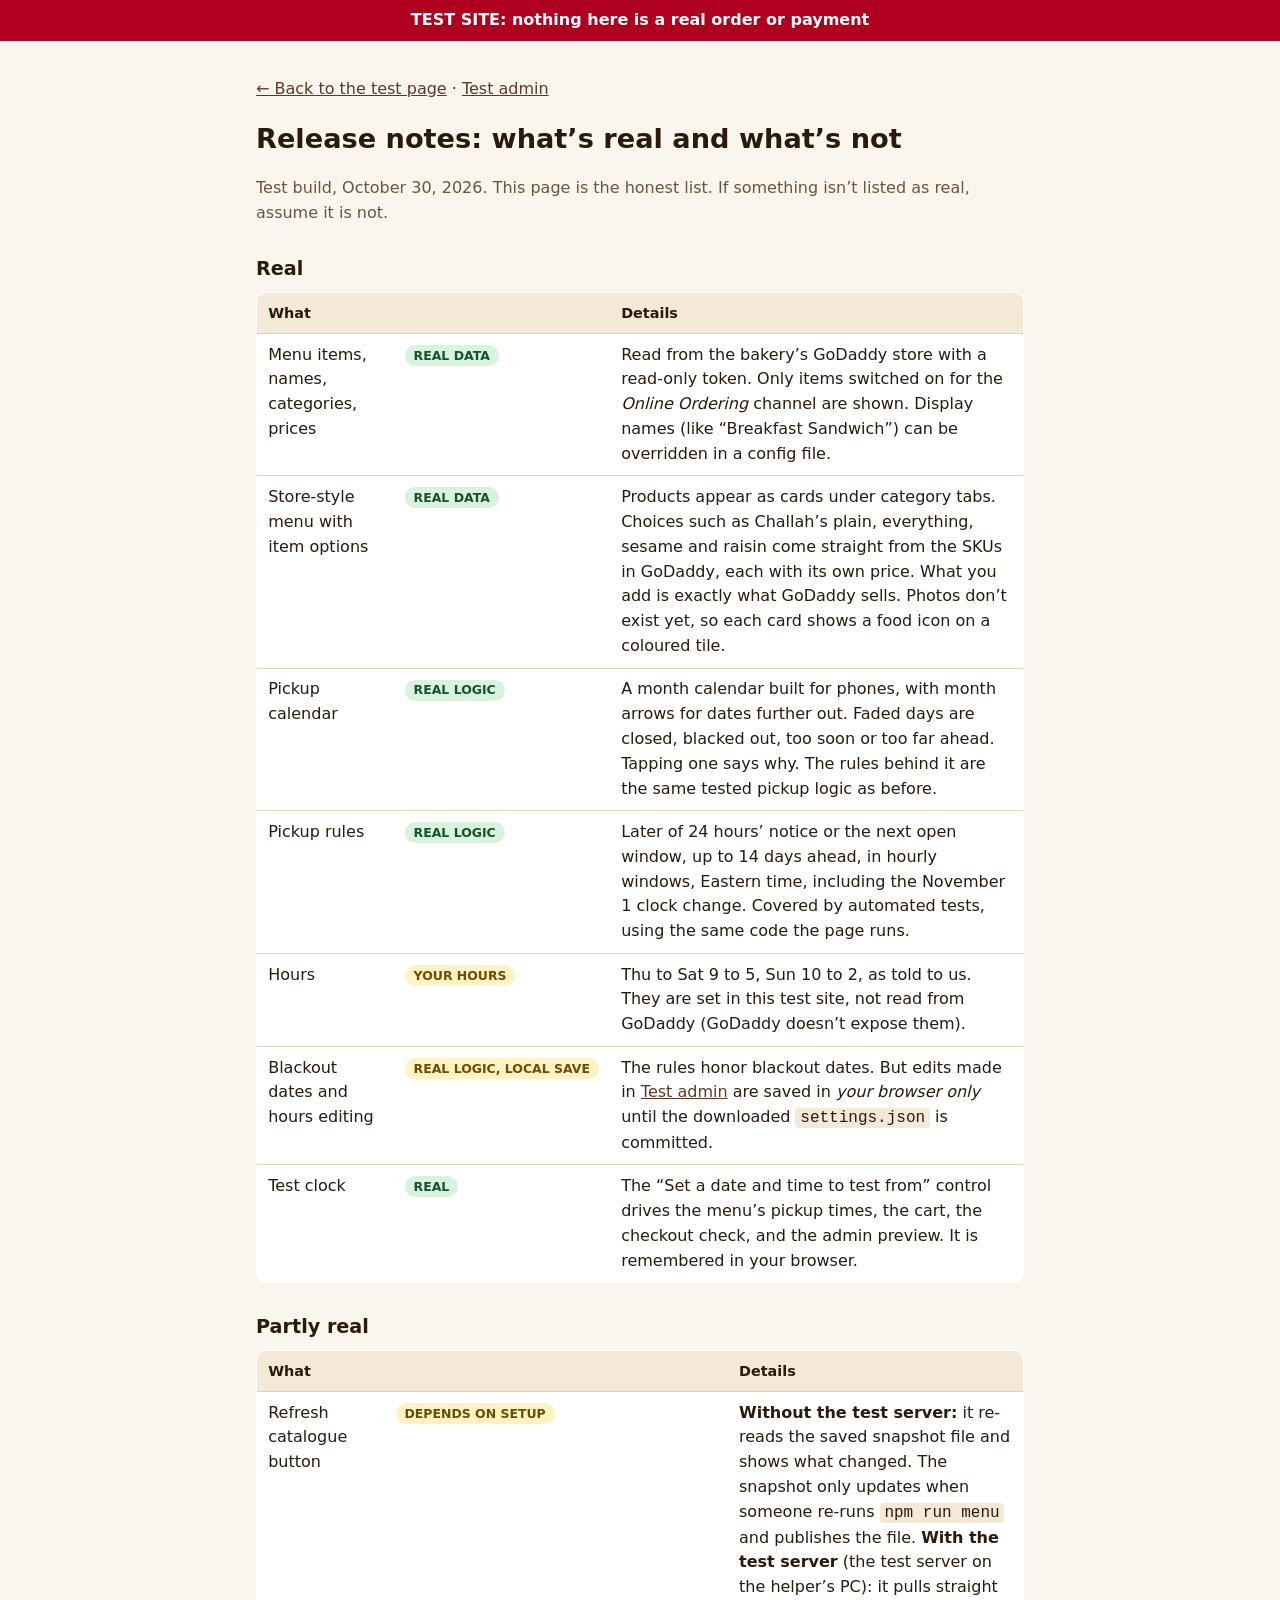
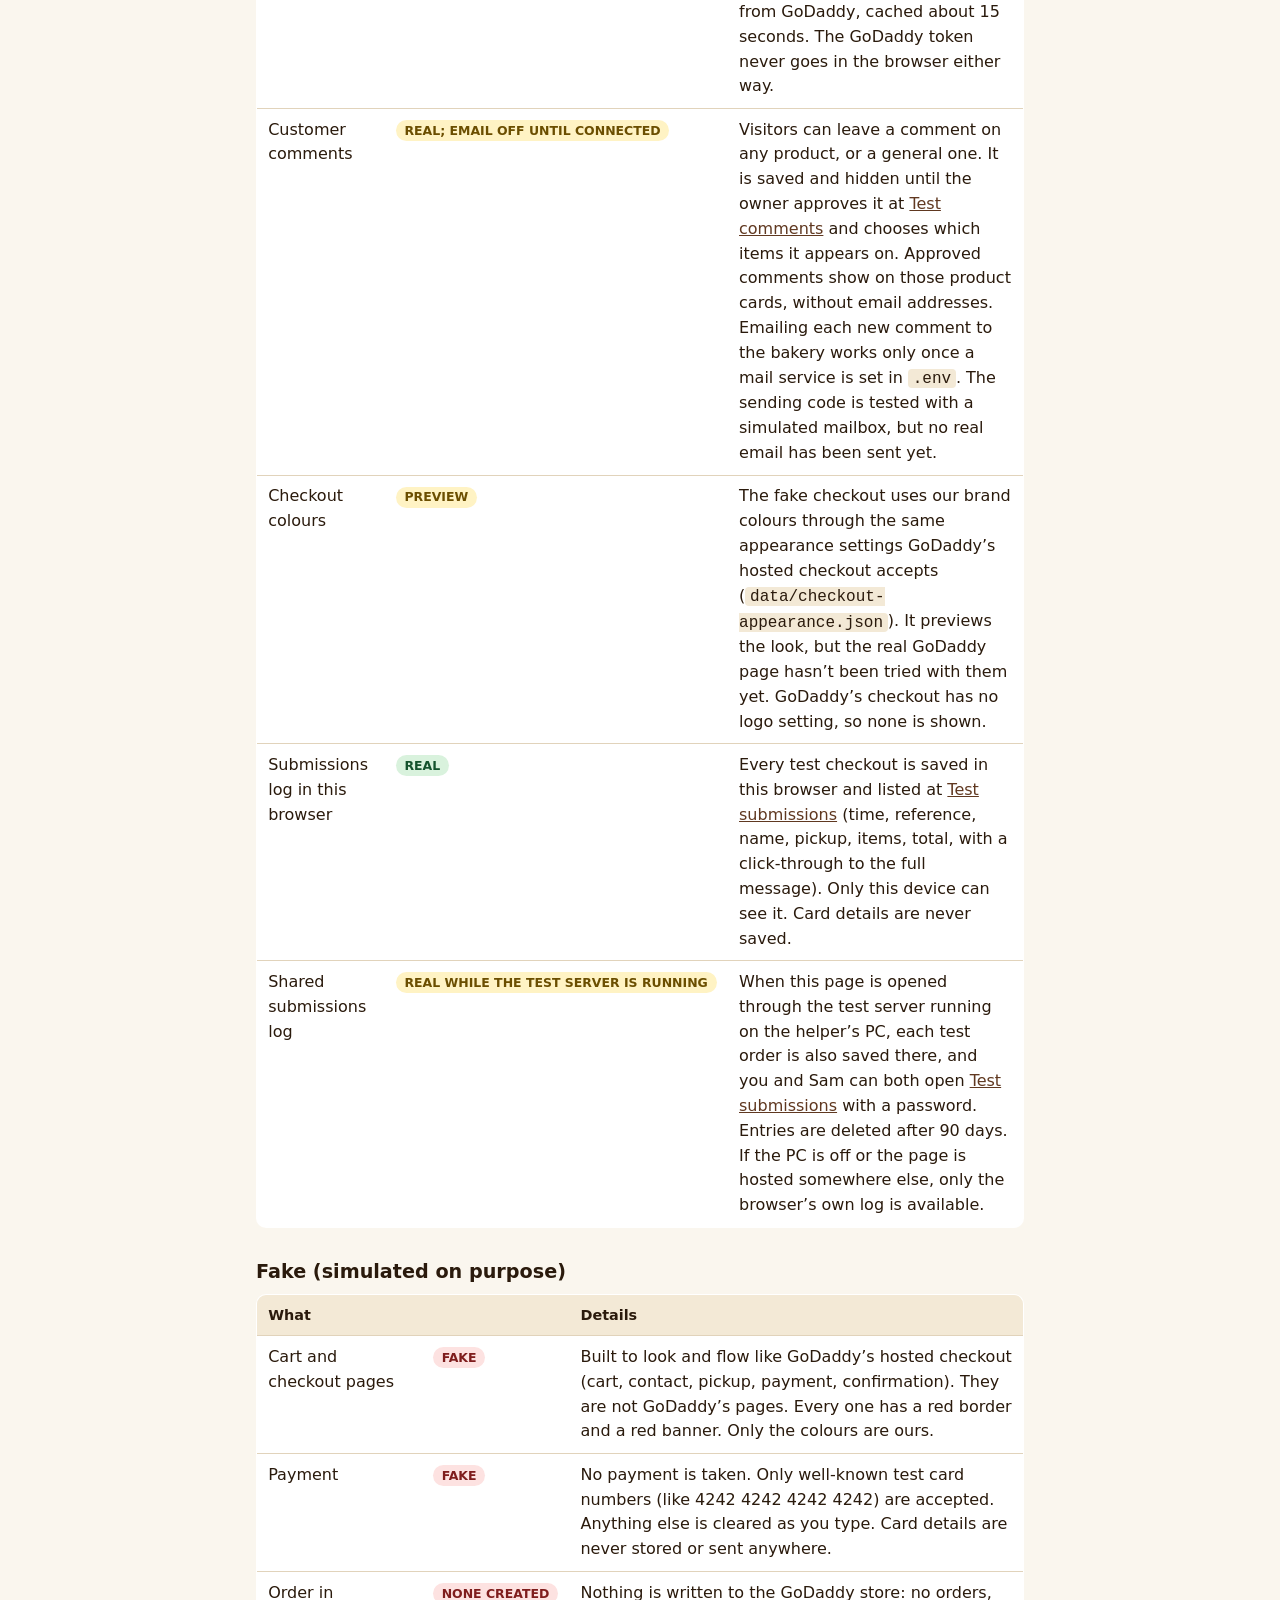
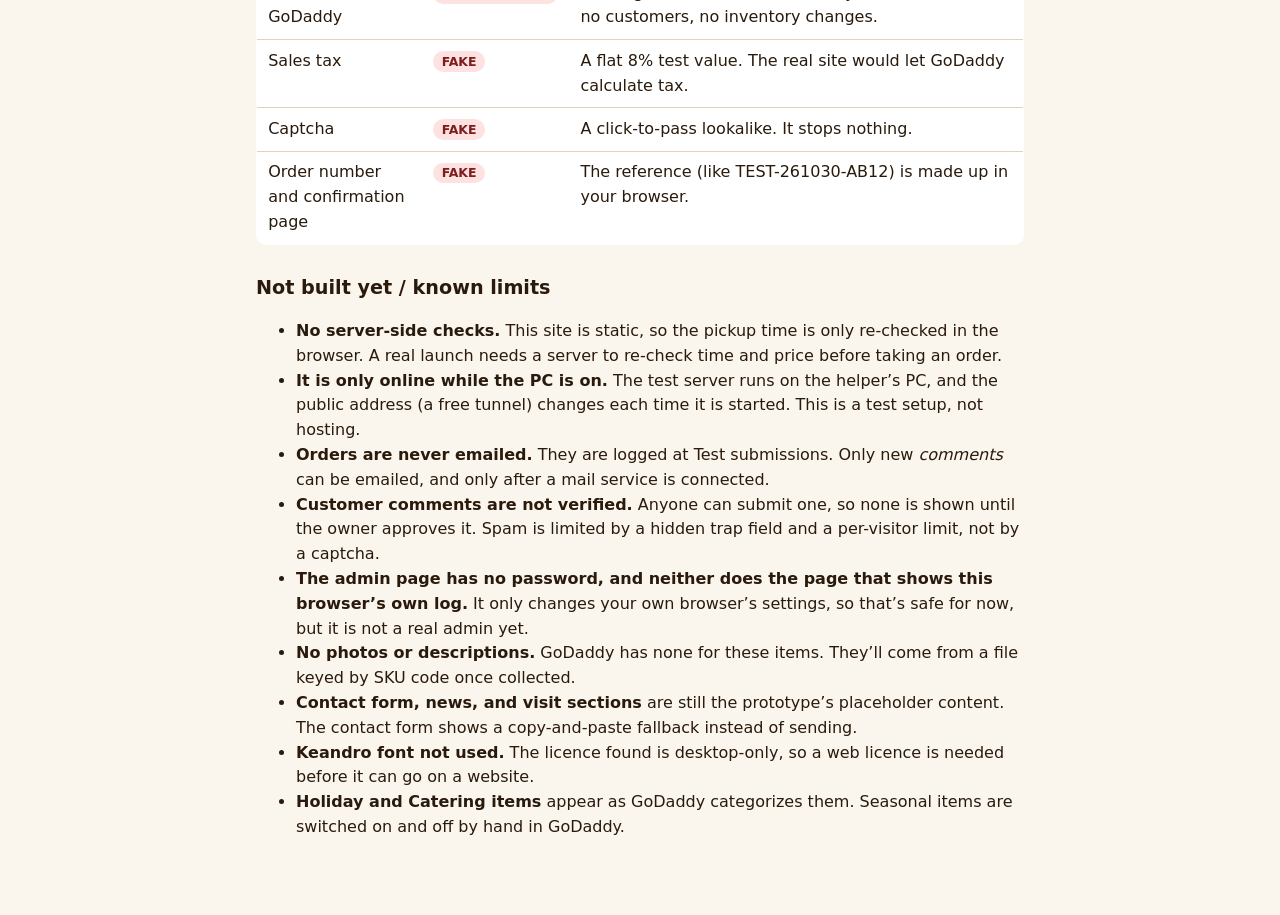
<file: hearth_test/release-notes.html>
<!DOCTYPE html>
<html lang="en">
<head>
<meta charset="utf-8">
<meta name="viewport" content="width=device-width, initial-scale=1">
<meta name="robots" content="noindex, nofollow">
<meta name="color-scheme" content="light">
<title>Release notes | Hearth and Soul (TEST SITE)</title>
<style>
:root{--ink:#2a1a0c;--muted:#6b5440;--line:#e1d3bb;--bg:#faf6ee;--brand:#603820}
*{box-sizing:border-box}
body{margin:0;background:var(--bg);color:var(--ink);font:16px/1.55 system-ui,-apple-system,"Segoe UI",sans-serif}
.flag{background:#b00020;color:#fff;text-align:center;padding:.5rem 1rem;font-weight:700}
main{max-width:50rem;margin:0 auto;padding:1.25rem 1rem 4rem}
h1{font-size:1.7rem;margin:.5rem 0}
h2{font-size:1.2rem;margin:1.8rem 0 .5rem}
table{width:100%;border-collapse:collapse;background:#fff;border:1px solid var(--line);border-radius:10px;overflow:hidden}
th,td{padding:.55rem .7rem;border-bottom:1px solid var(--line);vertical-align:top;text-align:left}
th{background:#f3e9d6;font-size:.9rem}
.tag{display:inline-block;font-size:.78rem;font-weight:700;border-radius:999px;padding:.05rem .55rem;white-space:nowrap}
.real{background:#d9f2dd;color:#14532d}
.fake{background:#fde2e1;color:#7f1d1d}
.part{background:#fff3c4;color:#6b4e00}
a{color:var(--brand)}
code{background:#f3e9d6;padding:.05rem .3rem;border-radius:4px}
.muted{color:var(--muted)}
</style>
</head>
<body>
<div class="flag">TEST SITE: nothing here is a real order or payment</div>
<main>
  <p><a href="./">← Back to the test page</a> · <a href="test_admin/">Test admin</a></p>
  <h1>Release notes: what’s real and what’s not</h1>
  <p class="muted">Test build, October 30, 2026. This page is the honest list. If something isn’t listed as real, assume it is not.</p>

  <h2>Real</h2>
  <table>
    <thead><tr><th>What</th><th></th><th>Details</th></tr></thead>
    <tbody>
      <tr><td>Menu items, names, categories, prices</td><td><span class="tag real">REAL DATA</span></td><td>Read from the bakery’s GoDaddy store with a read-only token. Only items switched on for the <em>Online Ordering</em> channel are shown. Display names (like “Breakfast Sandwich”) can be overridden in a config file.</td></tr>
      <tr><td>Store-style menu with item options</td><td><span class="tag real">REAL DATA</span></td><td>Products appear as cards under category tabs. Choices such as Challah’s plain, everything, sesame and raisin come straight from the SKUs in GoDaddy, each with its own price. What you add is exactly what GoDaddy sells. Photos don’t exist yet, so each card shows a food icon on a coloured tile.</td></tr>
      <tr><td>Pickup calendar</td><td><span class="tag real">REAL LOGIC</span></td><td>A month calendar built for phones, with month arrows for dates further out. Faded days are closed, blacked out, too soon or too far ahead. Tapping one says why. The rules behind it are the same tested pickup logic as before.</td></tr>
      <tr><td>Pickup rules</td><td><span class="tag real">REAL LOGIC</span></td><td>Later of 24 hours’ notice or the next open window, up to 14 days ahead, in hourly windows, Eastern time, including the November 1 clock change. Covered by automated tests, using the same code the page runs.</td></tr>
      <tr><td>Hours</td><td><span class="tag part">YOUR HOURS</span></td><td>Thu to Sat 9 to 5, Sun 10 to 2, as told to us. They are set in this test site, not read from GoDaddy (GoDaddy doesn’t expose them).</td></tr>
      <tr><td>Blackout dates and hours editing</td><td><span class="tag part">REAL LOGIC, LOCAL SAVE</span></td><td>The rules honor blackout dates. But edits made in <a href="test_admin/">Test admin</a> are saved in <em>your browser only</em> until the downloaded <code>settings.json</code> is committed.</td></tr>
      <tr><td>Test clock</td><td><span class="tag real">REAL</span></td><td>The “Set a date and time to test from” control drives the menu’s pickup times, the cart, the checkout check, and the admin preview. It is remembered in your browser.</td></tr>
    </tbody>
  </table>

  <h2>Partly real</h2>
  <table>
    <thead><tr><th>What</th><th></th><th>Details</th></tr></thead>
    <tbody>
      <tr><td>Refresh catalogue button</td><td><span class="tag part">DEPENDS ON SETUP</span></td><td><strong>Without the test server:</strong> it re-reads the saved snapshot file and shows what changed. The snapshot only updates when someone re-runs <code>npm run menu</code> and publishes the file. <strong>With the test server</strong> (the test server on the helper’s PC): it pulls straight from GoDaddy, cached about 15 seconds. The GoDaddy token never goes in the browser either way.</td></tr>
      <tr><td>Customer comments</td><td><span class="tag part">REAL; EMAIL OFF UNTIL CONNECTED</span></td><td>Visitors can leave a comment on any product, or a general one. It is saved and hidden until the owner approves it at <a href="test_comments/">Test comments</a> and chooses which items it appears on. Approved comments show on those product cards, without email addresses. Emailing each new comment to the bakery works only once a mail service is set in <code>.env</code>. The sending code is tested with a simulated mailbox, but no real email has been sent yet.</td></tr>
      <tr><td>Checkout colours</td><td><span class="tag part">PREVIEW</span></td><td>The fake checkout uses our brand colours through the same appearance settings GoDaddy’s hosted checkout accepts (<code>data/checkout-appearance.json</code>). It previews the look, but the real GoDaddy page hasn’t been tried with them yet. GoDaddy’s checkout has no logo setting, so none is shown.</td></tr>
      <tr><td>Submissions log in this browser</td><td><span class="tag real">REAL</span></td><td>Every test checkout is saved in this browser and listed at <a href="test_submissions/">Test submissions</a> (time, reference, name, pickup, items, total, with a click-through to the full message). Only this device can see it. Card details are never saved.</td></tr>
      <tr><td>Shared submissions log</td><td><span class="tag part">REAL WHILE THE TEST SERVER IS RUNNING</span></td><td>When this page is opened through the test server running on the helper’s PC, each test order is also saved there, and you and Sam can both open <a href="test_submissions/">Test submissions</a> with a password. Entries are deleted after 90 days. If the PC is off or the page is hosted somewhere else, only the browser’s own log is available.</td></tr>
    </tbody>
  </table>

  <h2>Fake (simulated on purpose)</h2>
  <table>
    <thead><tr><th>What</th><th></th><th>Details</th></tr></thead>
    <tbody>
      <tr><td>Cart and checkout pages</td><td><span class="tag fake">FAKE</span></td><td>Built to look and flow like GoDaddy’s hosted checkout (cart, contact, pickup, payment, confirmation). They are not GoDaddy’s pages. Every one has a red border and a red banner. Only the colours are ours.</td></tr>
      <tr><td>Payment</td><td><span class="tag fake">FAKE</span></td><td>No payment is taken. Only well-known test card numbers (like 4242 4242 4242 4242) are accepted. Anything else is cleared as you type. Card details are never stored or sent anywhere.</td></tr>
      <tr><td>Order in GoDaddy</td><td><span class="tag fake">NONE CREATED</span></td><td>Nothing is written to the GoDaddy store: no orders, no customers, no inventory changes.</td></tr>
      <tr><td>Sales tax</td><td><span class="tag fake">FAKE</span></td><td>A flat 8% test value. The real site would let GoDaddy calculate tax.</td></tr>
      <tr><td>Captcha</td><td><span class="tag fake">FAKE</span></td><td>A click-to-pass lookalike. It stops nothing.</td></tr>
      <tr><td>Order number and confirmation page</td><td><span class="tag fake">FAKE</span></td><td>The reference (like TEST-261030-AB12) is made up in your browser.</td></tr>
    </tbody>
  </table>

  <h2>Not built yet / known limits</h2>
  <ul>
    <li><strong>No server-side checks.</strong> This site is static, so the pickup time is only re-checked in the browser. A real launch needs a server to re-check time and price before taking an order.</li>
    <li><strong>It is only online while the PC is on.</strong> The test server runs on the helper’s PC, and the public address (a free tunnel) changes each time it is started. This is a test setup, not hosting.</li>
    <li><strong>Orders are never emailed.</strong> They are logged at Test submissions. Only new <em>comments</em> can be emailed, and only after a mail service is connected.</li>
    <li><strong>Customer comments are not verified.</strong> Anyone can submit one, so none is shown until the owner approves it. Spam is limited by a hidden trap field and a per-visitor limit, not by a captcha.</li>
    <li><strong>The admin page has no password, and neither does the page that shows this browser’s own log.</strong> It only changes your own browser’s settings, so that’s safe for now, but it is not a real admin yet.</li>
    <li><strong>No photos or descriptions.</strong> GoDaddy has none for these items. They’ll come from a file keyed by SKU code once collected.</li>
    <li><strong>Contact form, news, and visit sections</strong> are still the prototype’s placeholder content. The contact form shows a copy-and-paste fallback instead of sending.</li>
    <li><strong>Keandro font not used.</strong> The licence found is desktop-only, so a web licence is needed before it can go on a website.</li>
    <li><strong>Holiday and Catering items</strong> appear as GoDaddy categorizes them. Seasonal items are switched on and off by hand in GoDaddy.</li>
  </ul>
</main>
</body>
</html>
</file>
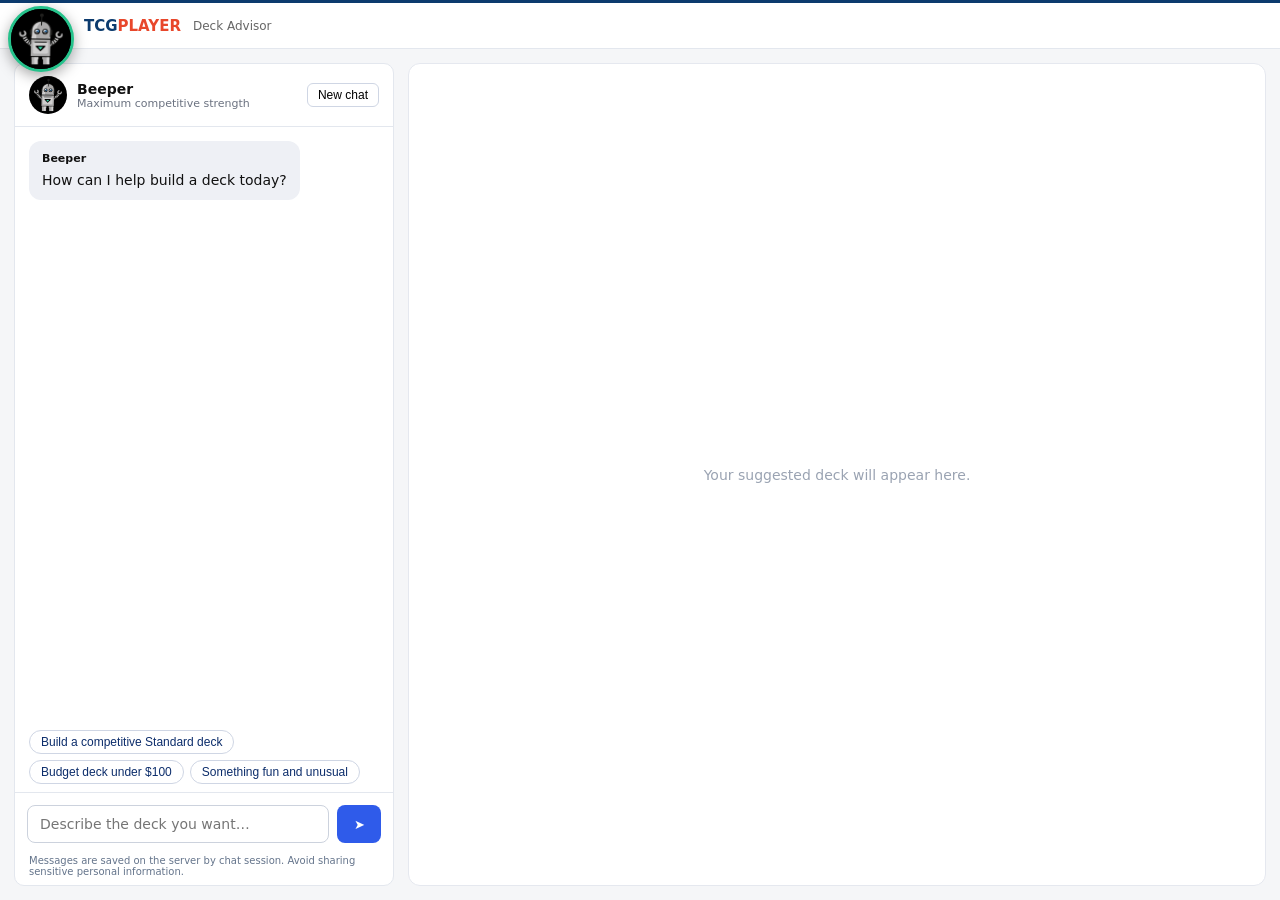
<file: tcgdg/chat.html>
<!doctype html>
<html lang="en">
<head>
<meta charset="utf-8" />
<meta name="viewport" content="width=device-width, initial-scale=1" />
<title>TCGplayer – Deck Chat</title>
<link rel="stylesheet" href="chat.css" />
<link rel="stylesheet" href="deck.css" />
</head>
<body>
  <a class="beeper-btn" href="./" aria-label="Back to home" title="Back to home"><img src="assets/beeper.png" alt="Beeper" /></a>
  <div class="topline"></div>
  <header class="top"><div class="logo">TCG<b>PLAYER</b></div><span class="tag">Deck Advisor</span></header>

  <main class="layout">
    <section class="chat">
      <div class="chat-head">
        <img src="assets/beeper.png" alt="" />
        <div><b id="who">Beeper</b><small id="tagline">Maximum competitive strength</small></div>
        <span id="mode"></span><button id="newchat" type="button">New chat</button>
      </div>

      <!-- Guru suggestions disabled for now
      <div class="gurus"> Beeper | Sapphire | Levi | Clyde </div>
      -->

      <div id="messages" class="messages">
        <div class="msg bot"><span class="name">Beeper</span>How can I help build a deck today?</div>
      </div>
      <div id="chips" class="chips"><button class="chip" type="button">Build a competitive Standard deck</button><button class="chip" type="button">Budget deck under $100</button><button class="chip" type="button">Something fun and unusual</button></div>
      <form id="form" class="composer">
        <input id="input" autocomplete="off" placeholder="Describe the deck you want…" autofocus />
        <button id="send">➤</button>
      </form>
      <small class="logging-notice">Messages are saved on the server by chat session. Avoid sharing sensitive personal information.</small>
    </section>
    <section class="right">
      <div id="empty" class="empty">Your suggested deck will appear here.</div>
      <div id="ws" class="ws" hidden>
        <section class="dcard deckp" aria-label="Deck list">
          <div class="deck-head"><div><div class="meta"><span class="badge">Standard</span><span id="d-adv"></span></div><h2 id="d-name"></h2></div>
            <div class="price-block"><div class="market" id="d-price"></div><a class="buy" id="d-buy" target="_blank" rel="noopener">Buy Deck</a></div></div>
          <div class="toolbar"><b id="d-count"></b><div><label for="sort">Sort:</label><select id="sort"><option value="type">Type Breakdown</option><option value="cmc">Mana Value</option><option value="name">Name</option><option value="price">Price</option></select></div></div>
          <div class="takes"><span>GURUS' TAKES:</span><span id="tabs" class="tabs"></span></div>
          <div id="sections" class="sections"></div>
          <details class="analysis"><summary><span>Strategic analysis &amp; quality scores</span><span class="chev">&#8964;</span></summary><div class="abody" id="analysis"></div></details>
        </section>
        <aside class="dcard preview" aria-label="Card preview" aria-live="polite">
          <div class="eyebrow">CARD PREVIEW</div>
          <div class="card-img" id="p-img"></div>
          <div class="pmeta"><span class="src" id="p-src"></span><span class="rarity" id="p-rar"></span></div>
          <h4 id="p-name"></h4>
          <div class="mp"><span>Market Price:</span><strong id="p-price"></strong></div>
          <a class="btn-dark" id="p-buy" target="_blank" rel="noopener">Buy Product &#8599;</a>
        </aside>
        <aside class="dcard overview" aria-label="Deck overview">
          <div class="overview-head"><h3>DECK OVERVIEW</h3><span class="count" id="o-count"></span></div>
          <div class="ov-body">
            <div class="box"><div class="eyebrow">MANA CURVE</div><div class="curve" id="o-curve"></div><div class="curve-nums" id="o-curve-n"></div><div class="curve-lbl" id="o-curve-l"></div></div>
            <div class="box"><div class="eyebrow">CARD TYPE BREAKDOWN</div><div class="grid3" id="o-types"></div></div>
            <div class="box"><div class="eyebrow">COLOR BREAKDOWN</div><div class="grid2" id="o-colors"></div></div>
            <div class="box"><div class="eyebrow">RARITY BREAKDOWN</div><div class="grid2" id="o-rarity"></div></div>
            <div class="box"><div class="hand-head"><div class="eyebrow">SAMPLE HAND (7 CARDS)</div><button class="btn-draw" id="btn-draw" type="button">Draw a sample hand</button></div><div class="hand" id="o-hand"></div></div>
            <div class="totals" id="totals"></div>
          </div>
        </aside>
      </div>
    </section>
  </main>
  <script src="config.js"></script>
  <script src="chat.js"></script>
</body>
</html>
</file>
<file: hearth_test/css/test-mode.css>
/* Test-site chrome: top bar, refresh row, and the red-bordered cart/checkout pages. */
#testbar{background:#FFF3C4;color:#3a2a00;font:15px/1.4 system-ui,-apple-system,"Segoe UI",sans-serif;border-bottom:2px solid #C9A227;padding:.5rem 1rem}
#testbar .tb-row{display:flex;flex-wrap:wrap;align-items:center;gap:.4rem .9rem;margin:.15rem 0}
#testbar .tb-flag{background:#B00020;color:#fff;border-radius:4px;padding:.1rem .5rem;letter-spacing:.04em}
#testbar a{color:#3a2a00;text-decoration:underline}
#testbar .tb-sub{opacity:.75}
#testbar input[type="datetime-local"]{font:inherit;padding:.3rem .45rem;border:1.5px solid #8a6d00;border-radius:6px;background:#fff;color:#222;color-scheme:light}
#testbar .tb-btn{font:inherit;font-size:.9rem;padding:.25rem .6rem;border:1.5px solid #8a6d00;border-radius:999px;background:#fff;color:#3a2a00;cursor:pointer}
#testbar .tb-btn:hover{background:#FFE9A0}
#testbar .tb-presets{display:inline-flex;flex-wrap:wrap;gap:.35rem}
#testbar .tb-note{font-size:.92rem;min-height:1.3em}

.menu-tools{display:flex;flex-wrap:wrap;align-items:center;gap:.4rem .8rem;margin:.25rem 0 1rem}
.menu-tools .fine{margin:0}

/* --- Spoofed cart / checkout. Red border = this is a fake page. --- */
#hsflow{position:fixed;inset:0;z-index:1000;overflow:auto;background:var(--hs-background,#F3F3F1);color:var(--hs-foreground,#1d1d1d);border:8px solid #D40000;
  font:16px/1.5 system-ui,-apple-system,"Segoe UI",Roboto,sans-serif;color-scheme:light}
#hsflow[hidden]{display:none}
#hsflow .fl-banner{position:sticky;top:0;z-index:2;background:#D40000;color:#fff;text-align:center;font-weight:700;padding:.6rem 1rem;letter-spacing:.02em}
#hsflow .fl-wrap{max-width:62rem;margin:0 auto;padding:1.25rem 1rem 3rem}
#hsflow h1,#hsflow h2{font-family:inherit;font-style:normal;color:var(--hs-foreground,#1d1d1d);font-weight:650;margin:0 0 .75rem}
#hsflow h1{font-size:1.6rem}
#hsflow h2{font-size:1.1rem}
#hsflow .fl-top{display:flex;justify-content:space-between;align-items:center;gap:1rem;margin-bottom:1rem}
#hsflow .fl-store{font-weight:650}
#hsflow .fl-grid{display:grid;grid-template-columns:1fr;gap:1.25rem}
@media(min-width:820px){#hsflow .fl-grid{grid-template-columns:1.25fr 1fr}}
#hsflow .fl-card{background:var(--hs-card,#fff);color:var(--hs-card-foreground,inherit);border:1px solid var(--hs-border,#d6d6d2);border-radius:var(--hs-radius,10px);padding:1.1rem 1.2rem;margin-bottom:1rem}
#hsflow label{display:block;font-weight:600;font-size:.93rem;margin-bottom:.8rem}
#hsflow label .opt{font-weight:400;color:var(--hs-muted-foreground,#666)}
#hsflow input[type="text"],#hsflow input[type="email"],#hsflow input[type="tel"],#hsflow textarea{display:block;width:100%;margin-top:.25rem;font:inherit;padding:.65rem .75rem;border:1.5px solid color-mix(in srgb,var(--hs-foreground,#1d1d1d) 28%,var(--hs-border,#d6d6d2));border-radius:calc(var(--hs-radius,.75rem) * .75);background:var(--hs-input,#fff);color:var(--hs-foreground,#1d1d1d)}
#hsflow input:focus,#hsflow textarea:focus{outline:2px solid var(--hs-ring,#1a73e8);outline-offset:1px;border-color:var(--hs-ring,#1a73e8)}
#hsflow .fl-row{display:grid;grid-template-columns:1fr 1fr 1fr;gap:.75rem}
#hsflow .fl-row .wide{grid-column:span 3}
@media(max-width:520px){#hsflow .fl-row{grid-template-columns:1fr 1fr}#hsflow .fl-row .wide{grid-column:span 2}}
#hsflow .fl-lines{list-style:none;margin:0;padding:0}
#hsflow .fl-lines li{display:grid;grid-template-columns:1fr auto;gap:.2rem .75rem;align-items:center;padding:.6rem 0;border-bottom:1px solid var(--hs-border,#e7e7e3)}
#hsflow .fl-lines .nm{font-weight:600}
#hsflow .fl-lines .qty{display:inline-flex;align-items:center;gap:.4rem;margin-top:.25rem}
#hsflow .fl-lines .qty button,#hsflow .fl-link{font:inherit;border:1px solid var(--hs-primary,#9a9a95);background:var(--hs-card,#fff);border-radius:calc(var(--hs-radius,.75rem) * .6);min-width:2rem;min-height:2rem;cursor:pointer;color:var(--hs-primary,#1d1d1d)}
#hsflow .fl-link{border:0;background:none;text-decoration:underline;color:var(--hs-primary,#1a56b0);min-width:0;padding:0}
#hsflow .fl-sum{display:flex;justify-content:space-between;padding:.3rem 0}
#hsflow .fl-sum.total{font-weight:700;font-size:1.15rem;border-top:1px solid var(--hs-border,#d6d6d2);margin-top:.4rem;padding-top:.7rem}
#hsflow .fl-btn{display:block;width:100%;font:inherit;font-weight:650;border:0;border-radius:var(--hs-radius,.75rem);padding:.85rem 1rem;background:var(--hs-primary,#111);color:var(--hs-primary-foreground,#fff);cursor:pointer}
#hsflow .fl-btn:hover{filter:brightness(1.18)}
#hsflow .fl-btn[disabled]{opacity:.45;cursor:not-allowed}
#hsflow .fl-btn.ghost{background:var(--hs-card,#fff);color:var(--hs-primary,#111);border:1.5px solid var(--hs-primary,#111)}
#hsflow .fl-err{color:var(--hs-destructive,#B00020);min-height:1.3em;margin:.4rem 0 0;font-size:.95rem}
#hsflow .fl-hint{background:#FFF3C4;border:1px solid #C9A227;border-radius:8px;padding:.6rem .8rem;font-size:.92rem;margin-bottom:.9rem}
#hsflow .fl-pick{display:flex;gap:.6rem;align-items:flex-start;padding:.7rem .8rem;border:1.5px solid var(--hs-primary,#1a73e8);border-radius:calc(var(--hs-radius,.75rem) * .75);background:color-mix(in srgb,var(--hs-accent,#1a73e8) 14%,var(--hs-card,#fff))}
#hsflow .fl-captcha{display:inline-flex;align-items:center;gap:.8rem;border:1px solid #d3d3d3;background:#f9f9f9;border-radius:4px;padding:.8rem 1rem;box-shadow:0 0 4px rgba(0,0,0,.08);margin:.2rem 0 1rem;min-width:16rem}
#hsflow .fl-captcha .box{width:1.6rem;height:1.6rem;border:2px solid #c1c1c1;background:#fff;border-radius:3px;display:grid;place-items:center;cursor:pointer;font-size:1rem;color:#1a8a3a}
#hsflow .fl-captcha .spin{width:1.2rem;height:1.2rem;border:3px solid #ddd;border-top-color:#4a90e2;border-radius:50%;animation:fl-spin .8s linear infinite}
#hsflow .fl-captcha small{margin-left:auto;color:#777;font-size:.7rem;text-align:right}
@keyframes fl-spin{to{transform:rotate(360deg)}}
#hsflow .fl-done{text-align:center;padding:2rem 1rem}
#hsflow .fl-done .tick{width:3.5rem;height:3.5rem;border-radius:50%;background:var(--hs-primary,#1a8a3a);color:var(--hs-primary-foreground,#fff);display:grid;place-items:center;font-size:1.8rem;margin:0 auto 1rem}
@media(prefers-reduced-motion:reduce){#hsflow .fl-captcha .spin{animation:none}}
/* GoDaddy paints the whole order-summary panel with its secondary-background colour, so the preview does too. */
#hsflow .fl-summary{background:var(--hs-secondary-background,var(--hs-card,#fff))}
</file>
<file: hearth_test/css/store.css>
/* Store-style menu, pickup calendar, and sticky cart bar. Brand: brown #603820, gold #E0A858, flour #FAF6EE. */
.order-stack{display:grid;grid-template-columns:minmax(0,1fr);gap:clamp(2rem,5vw,3.25rem)}
.order-stack>*{min-width:0}
.menu-tools{display:flex;flex-wrap:wrap;align-items:center;gap:.4rem .8rem;min-width:0}

/* ---- Menu header and category tabs ---- */
.store-head{display:flex;flex-wrap:wrap;align-items:baseline;justify-content:space-between;gap:.25rem 1rem}
.store-head h3{margin:0}
.cat-tabs{position:sticky;top:var(--hdr,64px);z-index:15;display:flex;gap:.5rem;overflow-x:auto;padding:.65rem 0;margin:.35rem 0 1rem;background:var(--band);scrollbar-width:none;-webkit-overflow-scrolling:touch}
.cat-tabs::-webkit-scrollbar{display:none}
.cat-tab{flex:0 0 auto;font:inherit;min-height:44px;padding:.45rem 1.05rem;border-radius:999px;border:1.5px solid var(--band-line);background:transparent;color:var(--band-ink);cursor:pointer;white-space:nowrap}
.cat-tab:hover{border-color:var(--gold)}
.cat-tab[aria-pressed="true"]{background:var(--gold);border-color:var(--gold);color:#2A1708;font-weight:700}

/* ---- Product cards ---- */
.products{display:grid;grid-template-columns:repeat(auto-fill,minmax(15.5rem,1fr));gap:1.1rem}
@media (max-width:620px){.products{grid-template-columns:repeat(2,minmax(0,1fr));gap:.7rem}}
@media (max-width:340px){.products{grid-template-columns:1fr}}
.store-empty{grid-column:1/-1;margin:1rem 0;color:var(--band-muted)}
.pcard{position:relative;display:flex;flex-direction:column;overflow:hidden;border-radius:18px;background:#FFFDF8;color:#33200F;box-shadow:0 10px 26px rgba(0,0,0,.32)}
.pcard[hidden]{display:none}
.c-img{position:relative;aspect-ratio:16/10;display:grid;place-items:center;font-size:clamp(2.4rem,9vw,3.4rem);background:radial-gradient(circle at 30% 25%,#FBEBC9,#EBCB8F 70%)}
.c-img img{width:100%;height:100%;object-fit:cover}
.c-badge{position:absolute;top:.55rem;right:.55rem;font-size:.78rem;font-weight:700;padding:.15rem .6rem;border-radius:999px;background:#603820;color:#FFF8EA}
.c-badge[hidden]{display:none}
.c-body{display:flex;flex-direction:column;gap:.5rem;padding:.8rem .9rem 1rem;flex:1}
.c-name{margin:0;font-size:1.12rem;line-height:1.2;font-weight:700;color:#33200F}
.c-note{margin:0;font-size:.93rem;line-height:1.35;color:#6B5440}
.vopts{display:flex;flex-wrap:wrap;gap:.35rem}
.vopt{font:inherit;font-size:.9rem;min-height:38px;padding:.25rem .75rem;border:1.5px solid #BDA98A;border-radius:999px;background:#fff;color:#33200F;cursor:pointer}
.vopt:hover{border-color:#603820}
.vopt[aria-pressed="true"]{background:#603820;border-color:#603820;color:#FFF8EA}
.c-buy{margin-top:auto;display:flex;align-items:center;gap:.6rem;padding-top:.3rem}
.c-price{font-weight:700;font-size:1.1rem;font-variant-numeric:tabular-nums;white-space:nowrap}
.c-add{flex:1;font:inherit;font-weight:700;min-height:44px;padding:.45rem .9rem;border:0;border-radius:999px;background:#603820;color:#FFF8EA;cursor:pointer}
.c-add:hover{filter:brightness(1.15)}
.c-add[hidden],.c-stepper[hidden]{display:none}
.c-stepper{flex:1;display:flex;align-items:center;justify-content:space-between;gap:.3rem}
.c-stepper button{width:44px;height:44px;border-radius:50%;border:1.5px solid #603820;background:#fff;color:#603820;font-size:1.35rem;line-height:1;cursor:pointer}
.c-stepper button:hover{background:#603820;color:#FFF8EA}
.c-stepper output{min-width:1.5rem;text-align:center;font-weight:700;font-variant-numeric:tabular-nums}
.c-foot-slot:empty{display:none}

/* ---- Pickup: month calendar + times ---- */
.pickup h3{margin-top:0}
.pick-top{display:flex;flex-wrap:wrap;align-items:center;gap:.4rem 1rem;margin-bottom:.4rem}
.pick-top .earliest{margin:0}
.pick-grid{display:grid;grid-template-columns:minmax(0,23rem) minmax(0,1fr);gap:1.25rem 2.5rem;align-items:start;margin-top:1rem}
@media (max-width:760px){.pick-grid{grid-template-columns:1fr}}
.cal{background:rgba(255,255,255,.05);border:1px solid var(--band-line);border-radius:18px;padding:.7rem .7rem .9rem}
.cal-head{display:flex;align-items:center;justify-content:space-between;margin-bottom:.35rem}
.cal-head strong{font-size:1.15rem}
.cal-nav{width:44px;height:44px;border-radius:50%;border:1.5px solid var(--band-line);background:transparent;color:var(--band-ink);font-size:1.25rem;line-height:1;cursor:pointer}
.cal-nav:hover:not(:disabled){border-color:var(--gold)}
.cal-nav:disabled{opacity:.3;cursor:not-allowed}
.cal-grid{display:grid;grid-template-columns:repeat(7,minmax(0,1fr));gap:4px}
.cal-dow{text-align:center;font-size:.78rem;color:var(--band-muted);padding:.2rem 0}
.cal-day{position:relative;aspect-ratio:1/1;min-height:42px;display:grid;place-items:center;border-radius:12px;border:1.5px solid transparent;background:transparent;color:var(--band-ink);font:inherit;font-weight:600;cursor:pointer;padding:0}
.cal-day.ok{border-color:var(--band-line);background:rgba(224,168,88,.14)}
.cal-day.ok:hover{border-color:var(--gold)}
.cal-day.off{opacity:.38;font-weight:400;cursor:default}
.cal-day.blank{visibility:hidden;pointer-events:none}
.cal-day.today::after{content:"";position:absolute;bottom:5px;width:5px;height:5px;border-radius:50%;background:currentColor}
.cal-day[aria-pressed="true"]{background:var(--gold);border-color:var(--gold);color:#2A1708}
.cal-day:focus-visible,.cal-nav:focus-visible,.cat-tab:focus-visible,.slot:focus-visible{outline:3px solid #fff;outline-offset:2px}
.cal-legend{display:flex;flex-wrap:wrap;gap:.3rem 1rem;margin:.7rem .2rem 0;font-size:.85rem;color:var(--band-muted)}
.cal-legend i{display:inline-block;width:.8rem;height:.8rem;border-radius:4px;margin-right:.35rem;vertical-align:-1px;border:1.5px solid var(--band-line);background:rgba(224,168,88,.14)}
.cal-legend i.sel{background:var(--gold);border-color:var(--gold)}
.cal-msg{min-height:1.4em;margin:.5rem 0 0;color:var(--gold)}
.pick-day{margin:0 0 .6rem;font-size:1.2rem;font-weight:700}
@media (max-width:760px){.slots{grid-template-columns:repeat(2,minmax(0,1fr))}.slot{min-height:48px}}

/* ---- Sticky cart bar ---- */
.summary{position:sticky;bottom:0;z-index:20;background:var(--band);margin-top:0;padding:.9rem 0 calc(.9rem + env(safe-area-inset-bottom));border-top:1px solid var(--band-line);box-shadow:0 -14px 18px -12px rgba(0,0,0,.45)}
@media (max-width:620px){
  .summary{flex-wrap:nowrap;gap:.75rem;padding-top:.6rem;padding-bottom:calc(.6rem + env(safe-area-inset-bottom))}
  .summary .sum-line{font-size:.95rem;line-height:1.3}
  .summary .btn{flex:0 0 auto;padding:.65rem 1.05rem;font-size:.95rem;white-space:nowrap}
}

/* Narrow product cards (phones): price on its own line, full-width Add / stepper, tighter pills */
@media (max-width:620px){
  .c-body{padding:.7rem .7rem .85rem}
  .c-buy{flex-wrap:wrap;gap:.45rem}
  .c-price{flex:0 0 100%}
  .c-add,.c-stepper{flex:1 1 100%}
  .vopt{font-size:.85rem;padding:.2rem .6rem;min-height:36px}
  .vopts{gap:.3rem}
}

/* ---- Comments on cards, and the comment form ---- */
.c-comments{font-size:.93rem}
.c-comments summary{cursor:pointer;font-weight:600;color:#603820;min-height:32px;display:flex;align-items:center}
.c-comments ul{list-style:none;margin:.3rem 0 .2rem;padding:0;display:grid;gap:.55rem}
.c-comments li{background:#F6EEDC;border-radius:10px;padding:.5rem .65rem;color:#33200F}
.c-comments q{display:block;quotes:"\201C" "\201D";line-height:1.35}
.c-comments .c-who{display:block;margin-top:.2rem;font-size:.82rem;color:#6B5440}
.c-leave{align-self:flex-start;font:inherit;font-size:.9rem;padding:0;border:0;background:none;color:#603820;text-decoration:underline;cursor:pointer;min-height:32px}
dialog#commentDlg{width:min(30rem,calc(100vw - 2rem));max-height:calc(100vh - 2rem);overflow:auto;border:0;border-radius:18px;padding:1.3rem;background:#FFFDF8;color:#33200F;box-shadow:0 20px 60px rgba(0,0,0,.45);color-scheme:light}
dialog#commentDlg::backdrop{background:rgba(30,18,8,.65)}
dialog#commentDlg h3{margin:0 0 .2rem;font-size:1.5rem;color:#603820}
dialog#commentDlg label{display:block;font-weight:600;font-size:.95rem;margin:.75rem 0 0}
dialog#commentDlg .opt{font-weight:400;color:#6B5440;font-size:.85rem}
dialog#commentDlg input,dialog#commentDlg textarea{display:block;width:100%;margin-top:.25rem;font:inherit;padding:.6rem .7rem;border:1.5px solid #BDA98A;border-radius:10px;background:#fff;color:#33200F}
dialog#commentDlg textarea{resize:vertical;min-height:6rem}
dialog#commentDlg .cd-about{margin:.1rem 0 0;color:#6B5440}
dialog#commentDlg .cd-count{margin:.2rem 0 0;font-size:.82rem;color:#6B5440;text-align:right}
dialog#commentDlg .cd-note{font-size:.9rem;background:#F6EEDC;border-radius:10px;padding:.55rem .7rem;margin:.6rem 0 0}
dialog#commentDlg .cd-err{color:#B8432B;min-height:1.3em;margin:.5rem 0 0}
dialog#commentDlg .cd-hp{position:absolute;left:-9999px;width:1px;height:1px;overflow:hidden}
dialog#commentDlg .cd-actions{display:flex;flex-wrap:wrap;gap:.6rem;margin-top:.8rem}
dialog#commentDlg button{font:inherit;font-weight:700;min-height:44px;padding:.5rem 1.2rem;border-radius:999px;border:1.5px solid #603820;background:#603820;color:#FFF8EA;cursor:pointer}
dialog#commentDlg button.ghost{background:#fff;color:#603820}
dialog#commentDlg button:disabled{opacity:.5;cursor:wait}
</file>
<file: tcgdg/home.css>
* { box-sizing: border-box; }
html, body { margin: 0; background: #f4f5f7; }
.stage { max-width: 1280px; margin: 0 auto; background: #fff; }
.bg { display: block; width: 100%; height: auto; user-select: none; }
.beeper-btn { position: fixed; top: 8px; right: 10px; z-index: 50; width: 64px; height: 64px; border-radius: 50%; overflow: hidden; background: #000; border: 3px solid #25c28b; box-shadow: 0 3px 10px rgba(0,0,0,.35); transition: transform .15s; }
.beeper-btn:hover { transform: scale(1.1); }
.beeper-btn img { width: 100%; height: 100%; object-fit: cover; display: block; }.stage { position: relative; }
.stage::after { content: ''; position: absolute; left: 0; right: 0; bottom: 0; height: 90px; background: linear-gradient(rgba(244,245,247,0), #f4f5f7); pointer-events: none; }

.beeper-btn { animation: beeper-pulse 2s ease-in-out infinite; }
.beeper-btn:hover { animation-play-state: paused; box-shadow: 0 0 22px 8px rgba(37,194,139,.9); }
.beeper-btn img { animation: beeper-bob 3s ease-in-out infinite; }
@keyframes beeper-pulse {
  0%, 100% { box-shadow: 0 0 6px 2px rgba(37,194,139,.55), 0 3px 10px rgba(0,0,0,.35); transform: scale(1); }
  50% { box-shadow: 0 0 22px 9px rgba(37,194,139,.95), 0 3px 10px rgba(0,0,0,.35); transform: scale(1.07); }
}
@keyframes beeper-bob { 0%, 100% { transform: translateY(0); } 50% { transform: translateY(-2px); } }
@media (prefers-reduced-motion: reduce) { .beeper-btn, .beeper-btn img { animation: none; } }

.beeper-btn { position: fixed; }
.beeper-btn img { position: absolute; inset: 0; opacity: 0; animation: guru-cycle 12s infinite, beeper-bob 3s ease-in-out infinite; }
.beeper-btn .g1 { opacity: 1; animation-delay: 0s, 0s; }
.beeper-btn .g2 { animation-delay: 3s, 0s; }
.beeper-btn .g3 { animation-delay: 6s, 0s; }
.beeper-btn .g4 { animation-delay: 9s, 0s; }
@keyframes guru-cycle { 0% { opacity: 0; } 4% { opacity: 1; } 25% { opacity: 1; } 29% { opacity: 0; } 100% { opacity: 0; } }
@media (prefers-reduced-motion: reduce) { .beeper-btn img { animation: none; } .beeper-btn .g2, .beeper-btn .g3, .beeper-btn .g4 { display: none; } }
</file>
<file: default.css>
/* Project Section Styles (moved from projects.html) */
.projects-title {
  color: #ff9933;
  text-align: center;
  font-size: 2.7em;
  font-weight: 900;
  letter-spacing: 2px;
  margin-bottom: 0.2em;
  text-shadow: 0 2px 8px #1a1107, 0 1px 0 #fff2e0;
}
.project-section {
  border: 2px dashed #d35400;
  border-radius: 12px;
  background: #232323;
  color: #f4e7d4;
  padding: 1.2em 1.5em 1.2em 1.5em;
  margin-bottom: 2.5em;
  box-shadow: 0 2px 8px rgba(211,84,0,0.07);
}
.project-section h3 {
  margin-top: 0.0em;
  margin-bottom: 0.0em;
  font-size: 2.1em;
  color: #d35400;
  font-weight: bold;
  letter-spacing: 0.5px;
}
.project-section strong.subheader {
  color: #ff9933;
  font-size: 1.08em;
  letter-spacing: 0.5px;
  display: inline-block;
  margin-top: 0.7em;
  margin-bottom: 0.2em;
}
.project-section ul {
  margin: 0.5em 0 0.5em 1.2em;
  padding: 0;
}
.project-section li {
  margin-bottom: 0.3em;
  line-height: 1.5;
}
.project-link-block {
  margin-bottom: 1em;
}
.project-link {
  color: #ffc04d;
  text-decoration: underline;
  font-weight: bold;
  font-size: 1.35em;
  letter-spacing: 0.5px;
  margin-top: 0.3em;
  display: inline-block;
}
.project-link:hover {
  color: #ffb347;
  text-decoration: underline;
}
.project-note {
  color: #ffb347;
  font-size: 0.95em;
  font-style: italic;
  margin-left: 0.7em;
}

html, body
{
	height: 100%;
}

body
{
	margin: 0px;
	padding: 0px;
	background: #383838;
	font-family: 'Source Sans Pro', sans-serif;
	font-size: 11pt;
	font-weight: 300;
	color: #6c6c6c
}
.image.fit img {
	width: 100%;
	height: auto;
}
h1, h2, h3
{
	margin: 0;
	padding: 0;
	font-weight: 600;
	color: #454445;
}

p, ol, ul
{
	margin-top: 0;
	font-weight: 600;
	color: #bd9252;
}

ol, ul
{
	padding: 0;
	list-style: none;
}

p
{
	line-height: 180%;
}

strong
{
}

a
{
	color: #2c383b;
}

a:hover
{
	text-decoration: none;
}

.container
{
	margin: 0px auto;
	width: 1200px;
}

a {
  color: #1e90ff;
  text-decoration: underline;
}

a:hover {
  color: #104e8b;
  text-decoration: none;
}

/*********************************************************************************/
/* Image Style                                                                   */
/*********************************************************************************/

	.image
{
	display: inline-block;
}

.image img
{
	display: block;
	width: 100%;
}

.image-full
{
	display: block;
	width: 100%;
	margin: 0 0 2em 0;
}

.image-left
{
	float: left;
	margin: 0 2em 2em 0;
}

.image-centered
{
	display: block;
	margin: 0 0 2em 0;
}

.image-centered img
{
	margin: 0 auto;
	width: auto;
}

/*********************************************************************************/
/* List Styles                                                                   */
/*********************************************************************************/

	ul.style1
{
	margin: 0;
	padding: 0em 0em 0em 0em;
	overflow: hidden;
	list-style: none;
	color: #6c6c6c
}

ul.style1 li
{
	overflow: hidden;
	display: block;
	padding: 2.80em 0em;
	border-top: 1px solid #D1CFCE;
}

ul.style1 li:first-child
{
	padding-top: 0;
	border-top: none;
}

ul.style1 .image-left
{
	margin-bottom: 0;
}

ul.style1 h3
{
	padding: 1.2em 0em 1em 0em;
	letter-spacing: 0.10em;
	text-transform: uppercase;
	font-size: 1.2em;
	font-weight: 600;
	color: #454445;
}

ul.style1 a
{
	text-decoration: none;
	color: #525252;
}

ul.style1 a:hover
{
	text-decoration: underline;
	color: #525252;
}

ul.style2
{
	margin: 0;
	padding-top: 1em;
	list-style: none;
}

ul.style2 li
{
	border-top: solid 1px #E5E5E5;
	padding: 0.80em 0 0.80em 0;
	font-family: 0.80em;
}

ul.style2 li:before
{
	display: inline-block;
	padding: 4px;
	background: #DB3256;
}

ul.style2 a
{
	display: inline-block;
	margin-left: 1em;
}

ul.style2 li:first-child
{
	border-top: 0;
	padding-top: 0;
}

ul.style2 .icon
{
	color: #FFF;
}

ul.style3
{
	margin: 0;
	padding-top: 1em;
	list-style: none;
}

ul.style3 li
{
	border-top: solid 1px rgba(255, 255, 255, 0.2);
	padding: 1em 0 1em 0;
	font-family: 0.80em;
}

ul.style3 li:before
{
	display: inline-block;
	padding: 4px;
	background: #FFF;
}

ul.style3 a
{
	display: inline-block;
	margin-left: 1em;
	font-size: 1em !important;
	color: #FFF;
}

ul.style3 li:first-child
{
	border-top: 0;
	padding-top: 0;
}

ul.style3 .icon
{
	color: #DB3256;
}

/*********************************************************************************/
/* Social Icon Styles                                                            */
/*********************************************************************************/

	ul.contact
{
	margin: 0;
	padding: 2em 0em 0em 0em;
	list-style: none;
}

ul.contact li
{
	display: inline-block;
	padding: 0em 0.30em;
	font-size: 1em;
}

ul.contact li span
{
	display: none;
	margin: 0;
	padding: 0;
}

ul.contact li a
{
	color: #FFF;
}

ul.contact li a:before
{
	display: inline-block;
	background: #3f3f3f;
	width: 40px;
	height: 40px;
	line-height: 40px;
	border-radius: 20px;
	text-align: center;
	color: #FFFFFF;
}

ul.contact li a.icon-twitter:before
{
	background: #2DAAE4;
}

ul.contact li a.icon-facebook:before
{
	background: #39599F;
}

ul.contact li a.icon-dribbble:before
{
	background: #C4376B;
}

ul.contact li a.icon-tumblr:before
{
	background: #31516A;
}

ul.contact li a.icon-rss:before
{
	background: #F2600B;
}

/*********************************************************************************/
/* Button Style                                                                  */
/*********************************************************************************/

	.button
{
	display: inline-block;
	padding: 1.3em 3em;
	background: #d05d05;
	-moz-transition: opacity 0.25s ease-in-out;
	-webkit-transition: opacity 0.25s ease-in-out;
	-o-transition: opacity 0.25s ease-in-out;
	-ms-transition: opacity 0.25s ease-in-out;
	transition: opacity 0.25s ease-in-out;
	letter-spacing: 0.20em;
	text-decoration: none;
	text-transform: uppercase;
	font-weight: 600;
	color: #dcc7a3;
}

.button:hover
{
}

.button:active
{
}

.button-big
{
	padding: 1.6em 4em;
	font-size: 1.4em;
	font-weight: 900;
}

/*********************************************************************************/
/* Heading Titles                                                                */
/*********************************************************************************/

	.title
{
	margin-bottom: 3em;
}

.title h2
{
	font-weight: 400;
	font-size: 2.8em;
	color: #323232;
}

.title .byline
{
	letter-spacing: 0.15em;
	text-transform: uppercase;
	font-weight: 400;
	font-size: 1.1em;
	color: #6f6f6f;
}

/*********************************************************************************/
/* Header                                                                        */
/*********************************************************************************/
	
#header-wrapper
{
	padding: 2em 0em;
	background: #e8a670;
}

#header
{
	position: relative;
	height: 100px;
}

/*********************************************************************************/
/* Logo                                                                          */
/*********************************************************************************/

#logo
{
	position: absolute;
	top: 1.5em;
	left: 0;
	width: 100%;
}

#logo h1
{
	display: inline-block;
	font-size: 2.5em;
	text-transform: uppercase;
	font-weight: 700;
	color: #2c383b;
	padding-right: 0.50em;
}

#logo span
{
	position: absolute;
	top: 1.4em;
	display: inline-block;
	padding-left: 1.50em;
	letter-spacing: 0.10em;
	text-transform: uppercase;
	font-size: 0.90em;
}

#logo a
{
	text-decoration: none;
	color: #433e36;
}

/*********************************************************************************/
/* Menu                                                                          */
/*********************************************************************************/

#menu
{
	position: absolute;
	right: 0;
	top: 1em;
}

#menu ul
{
	display: inline-block;
}

#menu li
{
	display: block;
	float: left;
	text-align: center;
	line-height: 60px;
}

#menu li a, #menu li span
{
	display: inline-block;
	margin-left: 1px;
	padding: 0em 1.5em;
	letter-spacing: 0.10em;
	text-decoration: none;
	font-size: 1em;
	text-transform: uppercase;
	outline: 0;
	color: #121212;
}

#menu li:hover a, #menu li.active a, #menu li.active span
{
}

#menu li.current_page_item a
{
	background: #8b460d;
	color: #FFF !important;
}

#menu .icon
{
}

/*********************************************************************************/
/* Banner                                                                        */
/*********************************************************************************/
	
	#banner-wrapper
{
	overflow: hidden;
	padding: 3em 0em;
	background: #197d62;
}

#banner
{
	overflow: hidden;
	width: 1000px;
	padding: 0px 100px;
	text-align: center;
	color: rgba(255, 255, 255, 0.7);
}

#banner a
{
	color: rgba(255, 255, 255, 0.9);
}

#banner .box-left
{
	float: left;
}

#banner .box-right
{
	float: right;
}

#banner h2
{
	margin: 0em;
	padding: 0em;
	font-weight: 400;
	font-size: 3em;
	color: #555555;
}

#banner span
{
	display: block;
	padding-top: 0.20em;
	text-transform: uppercase;
	font-size: 1.2em;
	color: #a2a2a2;
}

/*********************************************************************************/
/* Page                                                                          */
/*********************************************************************************/

#wrapper
{
	background: #3e2617;
}

#page
{
	overflow: hidden;
	padding: 6em 0em;
	border-bottom: 2px solid #e3e3e3;
	text-align: center;
}

#page .button
{
	margin-top: 2em;
}

/*********************************************************************************/
/* Content                                                                       */
/*********************************************************************************/

#content
{
	padding: 0em 7em;
}

/*********************************************************************************/
/* Sidebar                                                                       */
/*********************************************************************************/

	#sidebar
{
	float: right;
	width: 450px;
}

#stwo-col
{
	margin-top: 2em;
}

#stwo-col h2
{
	display: block;
	padding-bottom: 1.5em;
	letter-spacing: 0.10em;
	text-transform: uppercase;
	font-size: 1.2em;
	font-weight: 600;
	color: #454445;
}

#stwo-col .sbox1
{
	float: left;
	width: 210px;
}

#stwo-col .sbox2
{
	float: right;
	width: 210px;
}

/*********************************************************************************/
/* Copyright                                                                     */
/*********************************************************************************/

#copyright
{
	overflow: hidden;
	padding: 5em 0em;
	border-top: 1px solid rgba(255, 255, 255, 0.333);
}

#copyright p
{
	letter-spacing: 0.20em;
	text-align: center;
	text-transform: uppercase;
	font-size: 0.80em;
	color: rgba(255, 255, 255, 0.284);
}

#copyright a
{
	text-decoration: none;
	color: rgba(255, 255, 255, 0.6);
}

/*********************************************************************************/
/* Featured                                                                      */
/*********************************************************************************/

#featured-wrapper
{
	overflow: hidden;
	padding: 6em 0em;
	background: #53381d;
	text-align: center;
}

#featured
{
	overflow: hidden;
}

#featured .major
{
	overflow: hidden;
	margin-bottom: 3em;
	padding-bottom: 2em;
	border-bottom: 1px solid #e8e8e8;
}

#featured .major h2
{
	font-size: 3em;
}

#featured .major .byline
{
	font-size: 1.3em;
}


#featured .title
{
	margin-bottom: 1.5em;
	padding-bottom: 1.5em;
	border-bottom: 1px solid rgba(255, 255, 255, 0.1);
}

#featured .title h2
{
	font-size: 1.4em;
}

#featured h2
{
	text-align: center;
	color: #eab98e;
}

#featured .icon
{
	position: relative;
	display: inline-block;
	width: 100px;
	height: 100px;
	margin: 0px auto 20px auto;
	line-height:  100px;
	font-size: 3em;
	text-align: center;
	color: #ff7301;
}

.column1,  .column2,  .column3,  .column4
{
	width: 282px;
}

.column1,  .column2
{
	float: left;
	margin-right: 24px;
}

.column3
{
	float: left;
}

.column4
{
	float: right;
}


	#header-featured
	{
		height: 30em;
		background-image: url(images/geminikb1.png);
		background-position: right center;
		background-repeat: cover;
		background-size: cover;
	}


#slider-wrapper
{
	padding: 6em 0em;
	background: #DB3256;
}

#slider
{
	margin: 0em auto 0em auto;
	width: 1200px;
	position: relative;
}

#slider .button
{
}

#slider .button:hover
{
}

#slider .viewer
{
	width: 1000px;
	height: 375px;
	margin: 0 auto;
	overflow: hidden;
}

#slider .viewer .reel
{
	display: none;
	height: 375px;
}

#slider .viewer .reel .slide
{
	position: relative;
	width: 1000px;
	height: 375px;
}

#slider .viewer .reel h2
{
	position: absolute;
	top: 130px;
	left: 0;
	width: 1200px;
	height: 80px;
	line-height: 80px;
	background: #111111;
	text-align: center;
	opacity: 0.85;
	font-weight: normal;
	color: #ffffff;
	font-size: 2.25em;
}

#slider .viewer .reel p
{
	position: absolute;
	top: 210px;
	left: 0;
	width: 1200px;
	height: 40px;
	line-height: 40px;
	background: #0074C6;
	text-align: center;
	opacity: 0.85;
	font-weight: normal;
	color: #ffffff;
	font-size: 1.1em;
}

#slider .icon
{
	font-size: 4em;
	color: #ffffff;
}

#slider .previous-button
{
	position: absolute;
	top: 150px;
	left: 0;
}

#slider .next-button
{
	position: absolute;
	top: 150px;
	right: 0;
}

#slider .indicator
{
	margin: 30px auto 0 auto;
}

#slider .indicator ul
{
	list-style: none;
	padding: 0;
	margin: 0;
	text-align: center;
}

#slider .indicator ul li
{
	display: inline-block;
	width: 12px;
	height: 12px;
	text-indent: -9999em;
	background: #c8c8c8;
	margin: 0 2px 0 2px;
	border-radius: 8px;
	border-bottom: solid 1px #ffffff;
	border-top: solid 1px #909090;
}

#slider .indicator ul li.active
{
	background: #505050;
	border-top: solid 1px #505050;
}

/*********************************************************************************/
/* Footer                                                                        */
/*********************************************************************************/


#footer-wrapper
{
	overflow: hidden;
	padding: 6em 0em;
	background: #383838;
	text-align: center;
}

#footer
{
	overflow: hidden;
}


#footer .title h2
{
	font-size: 1.6em;
	font-weight: 300;
	color: #FFF;
}

#footer .title .byline
{
	display: block;
	padding-top: 1em;
	text-transform: uppercase;
	font-size: 0.80em;
	color: rgba(255, 255, 255, 0.5);
}

#footer .button
{
	margin-top: 2em;
}

#extra
{
	overflow: hidden;
	margin: 0em auto 0em auto;
	padding: 5em 0em 5em 0em;
	text-align: center;
}

#extra h2
{
	margin: 0em;
	padding: 0em;
	font-weight: 400;
	font-size: 2.4em;
	color: #f4e0b4;
}

#extra span
{
	display: block;
	padding-top: 0.20em;
	margin-bottom: 3em;
	text-transform: uppercase;
	font-size: 1.2em;
	color: #a2a2a2;
}


#extra .button
{
	margin-top: 2em;
}

#extra2
{
	overflow: hidden;
	padding-bottom: 5em;
}

#extra2 .button
{
	margin-top: 2em;
}

#extra2 .title h2
{
	font-size: 2em;
}

#extra2 .title .byline
{
	font-size: .80em;
}

#extra2 #ebox1,
#extra2 #ebox2
{
	width: 560px;
}

#extra2  #ebox1
{
	float: left;
}

#extra2 #ebox2
{
	float: right;
}
</file>
<file: mobile.css>
/* Mobile-friendly styles for My_Website */
/* Icon link styles */
.icon-link {
  display: inline-block;
  text-decoration: none;
  transition: transform 0.3s ease, color 0.3s ease;
  color: inherit;
  font-family: inherit;  /* Prevent font family inheritance issues */
}

.icon-link:hover {
  transform: scale(1.2);
}

.icon-link:hover .icon {
  color: #d35400;
}

.icon-link .icon {
  cursor: pointer;
  transition: color 0.3s ease;
  display: inline-block; /* Ensure proper display */
}

/* Remove the additional icon that appears due to anchor tag */
.icon-link:before {
  content: none !important;
  display: none !important;
}

/* Fix any potential issues with FontAwesome icon display */
.icon:before {
  display: inline-block;
  font-family: FontAwesome !important;
}

/* Contact links styling */
.column3 p a {
  color: #bd9252;
  text-decoration: none;
  transition: color 0.2s ease;
}

.column3 p a:hover {
  color: #d35400;
  text-decoration: underline;
}

@media screen and (max-width: 1200px) {
  .container {
    width: 95% !important;
    max-width: 1200px;
  }

  .column1, .column2, .column3, .column4 {
    width: 48%;
    margin-bottom: 2em;
  }

  .column3, .column4 {
    float: left;
    clear: both;
  }

  #featured {
    display: flex;
    flex-wrap: wrap;
    justify-content: space-between;
  }
  
  /* Responsive images */
  img, video {
    max-width: 100%;
    height: auto;
  }
  
  /* Background images */
  #header-featured {
    background-size: cover;
    background-position: center;
  }
}

@media screen and (max-width: 768px) {
  .container {
    width: 90% !important;
  }

  .projects-title {
    font-size: 2.2em;
  }

  .project-section h3 {
    font-size: 1.8em;
  }

  .column1, .column2, .column3, .column4 {
    width: 100%;
    float: none;
    margin-bottom: 2em;
  }

  #menu {
    position: relative;
    display: block;
    width: 100%;
    text-align: center;
    margin-top: 2em;
  }

  #menu ul {
    display: flex;
    flex-direction: column;
    width: 100%;
  }

  #menu li {
    margin: 0 0 0.5em 0;
    padding: 0;
    display: block;
  }

  #logo {
    position: relative;
    text-align: center;
    margin: 0 auto;
    top: 0;
  }

  #header {
    height: auto;
  }
  
  /* Make icons more prominent on mobile */
  .icon-link {
    display: block;
    text-align: center;
    margin-bottom: 0.5em;
  }
  
  .icon-link .icon {
    font-size: 1.3em;
  }
}

@media screen and (max-width: 480px) {
  body {
    font-size: 10pt;
  }

  .project-section {
    padding: 1em;
  }

  .project-link {
    font-size: 1.2em;
  }

  .project-note {
    display: block;
    margin-left: 0;
    margin-top: 0.3em;
  }
  
  /* Smaller font sizes on very small screens */
  h1 {
    font-size: 1.8em;
  }
  
  h2 {
    font-size: 1.5em;
  }
  
  h3 {
    font-size: 1.3em;
  }
}
</file>
<file: tcgdg/chat.css>
* { box-sizing: border-box; }
body { margin: 0; font-family: Inter, "Segoe UI", system-ui, sans-serif; background: #f5f6f8; color: #111; font-size: 14px; height: 100vh; display: flex; flex-direction: column; }
.topline { height: 3px; background: #0c3b6e; }
.top { display: flex; align-items: center; gap: 12px; background: #fff; padding: 0 18px 0 84px; height: 46px; border-bottom: 1px solid #e3e7ee; }
.logo { font-weight: 800; font-size: 15px; color: #0c3b6e; }
.logo b { color: #e8472b; }
.tag { color: #666; font-size: 12px; }
.beeper-btn { position: fixed; top: 6px; left: 8px; z-index: 50; width: 66px; height: 66px; border-radius: 50%; overflow: hidden; background: #000; border: 3px solid #25c28b; box-shadow: 0 4px 14px rgba(0,0,0,.35); }
.beeper-btn img { width: 100%; height: 100%; object-fit: cover; display: block; }
.layout { flex: 1; display: grid; grid-template-columns: 420px 1fr; gap: 14px; padding: 14px; min-height: 0; }

.chat { background: #fff; border: 1px solid #e3e7ee; border-radius: 10px; display: flex; flex-direction: column; min-height: 0; margin-top: 0; }
.chat-head { display: flex; align-items: center; gap: 10px; padding: 12px 14px; border-bottom: 1px solid #e3e7ee; }
.chat-head img { width: 38px; height: 38px; border-radius: 50%; background: #000; object-fit: cover; }
.chat-head small { display: block; color: #6b7280; font-size: 11px; }
.chat-head span { margin-left: auto; font-size: 11px; color: #6b7280; }
.messages { flex: 1; overflow-y: auto; padding: 14px; display: flex; flex-direction: column; gap: 10px; }
.msg { max-width: 88%; padding: 10px 13px; border-radius: 12px; white-space: pre-wrap; line-height: 1.45; }
.msg .name { display: block; font-weight: 700; font-size: 11px; margin-bottom: 3px; }
.msg.bot { background: #eef0f5; align-self: flex-start; }
.msg.user { background: #2f5bea; color: #fff; align-self: flex-end; }
.msg.err { background: #fde8e8; color: #9b1c1c; }
.composer { display: flex; gap: 8px; padding: 12px; border-top: 1px solid #e3e7ee; }
.composer input { flex: 1; border: 1px solid #ccd2dd; border-radius: 8px; padding: 10px 12px; font: inherit; outline: none; }
.composer button { border: 0; background: #2f5bea; color: #fff; border-radius: 8px; width: 44px; cursor: pointer; }
.composer button:disabled { opacity: .5; }


















[hidden] { display: none !important; }
.msg.sys { align-self: center; background: #fff7dd; border: 1px solid #f2dc8a; font-size: 12px; padding: 5px 12px; }





.chips { display: flex; flex-wrap: wrap; gap: 6px; padding: 0 14px 8px; }
.chip { border: 1px solid #cfd6e4; background: #fff; border-radius: 14px; padding: 4px 11px; font-size: 12px; cursor: pointer; color: #0c2d6b; }
.chip:hover { background: #eef3ff; }
#newchat { margin-left: auto; border: 1px solid #cfd6e4; background: #fff; border-radius: 6px; padding: 4px 10px; font-size: 12px; cursor: pointer; }
.logging-notice { display: block; padding: 0 14px 8px; color: #64748b; font-size: 10px; }
</file>
<file: tcgdg/deck.css>
/* Deck workspace: deck list | card preview | overview */
:root { --line: #e5e8ef; --line-soft: #eef0f5; --ink-2: #475569; --ink-3: #94a3b8; --blue: #1d4ed8; --blue-2: #2563eb; --green: #047857; --navy: #0b1226; --hover: #eef2fb; }
.layout { grid-template-columns: 380px minmax(0, 1fr); }
.right { min-height: 0; overflow-y: auto; position: relative; background: none; border: 0; }
.empty { color: #9aa3b2; display: grid; place-items: center; height: 100%; background: #fff; border: 1px solid var(--line); border-radius: 12px; }
.ws { display: grid; grid-template-columns: minmax(0, 1fr) 260px; grid-template-areas: "deck preview" "deck overview"; gap: 14px; align-items: start; }
.deckp { grid-area: deck; } .preview { grid-area: preview; } .overview { grid-area: overview; }
@media (min-width: 1700px) { .ws { grid-template-columns: minmax(0, 1fr) 250px 290px; grid-template-areas: "deck preview overview"; } }
@media (max-width: 1100px) { .layout { grid-template-columns: 1fr; } .right { display: block; } .ws { grid-template-columns: 1fr; grid-template-areas: "deck" "preview" "overview"; } }
.dcard { background: #fff; border: 1px solid var(--line); border-radius: 12px; box-shadow: 0 1px 3px rgba(15,23,42,.05); }
.deckp { overflow: hidden; }
.deck-head { display: flex; justify-content: space-between; align-items: flex-start; padding: 16px 18px 12px; gap: 14px; border: 0; }
.deck-head h2 { margin: 6px 0 0; font-size: 20px; font-weight: 800; letter-spacing: -.015em; }
.meta { display: flex; align-items: center; gap: 8px; font-size: 11.5px; color: var(--ink-2); flex-wrap: wrap; }
.badge { background: #eef0f5; border: 1px solid var(--line); border-radius: 4px; padding: 1px 7px; font-weight: 600; color: #0f172a; font-size: 11px; }
.price-block { display: flex; align-items: center; gap: 12px; }
.market { text-align: right; } .market small { display: block; font-size: 10px; color: var(--ink-2); }
.market strong { font-size: 21px; color: var(--green); font-weight: 800; }
.buy { background: var(--blue-2); color: #fff; border-radius: 8px; padding: 10px 14px; font-weight: 700; font-size: 13px; text-decoration: none; white-space: nowrap; }
.buy:hover { background: var(--blue); }
.toolbar { display: flex; justify-content: space-between; align-items: center; padding: 10px 18px; border-top: 1px solid var(--line); background: #fafbfd; }
.toolbar label { color: var(--ink-2); margin-right: 8px; }
.toolbar select { border: 1px solid var(--line); background: #fff; border-radius: 8px; padding: 5px 10px; font: inherit; }
.takes { display: flex; align-items: center; gap: 6px; padding: 8px 14px; border-top: 1px solid var(--line); background: #f4f6fa; flex-wrap: wrap; }
.takes > span:first-child { font-size: 10.5px; font-weight: 700; color: var(--ink-2); letter-spacing: .06em; margin-right: 6px; }
.tabs { display: flex; gap: 6px; flex-wrap: wrap; padding: 0; }
.take { display: flex; align-items: center; gap: 6px; border: 1px solid var(--line); background: #fff; border-radius: 999px; padding: 5px 12px; font: inherit; font-size: 12.5px; color: var(--ink-2); cursor: pointer; }
.take.on { background: var(--navy); color: #fff; border-color: var(--navy); font-weight: 600; }
.rec { background: #facc15; color: #422006; font-size: 9px; font-weight: 800; letter-spacing: .04em; padding: 2px 6px; border-radius: 4px; }
.sections { padding: 10px 14px 6px; }
.section { margin-bottom: 10px; border: 1px solid var(--line-soft); border-radius: 8px; overflow: hidden; }
.section h3 { margin: 0; font-size: 11.5px; font-weight: 800; letter-spacing: .06em; color: #1e293b; background: #f5f6fa; padding: 9px 12px; border-bottom: 1px solid var(--line-soft); }
.row { display: grid; grid-template-columns: 26px 1fr auto 60px; align-items: center; gap: 8px; padding: 7px 12px; border-top: 0; border-bottom: 1px solid var(--line-soft); font-size: 13px; outline: none; }
.row:last-child { border-bottom: 0; }
.row .qty { font-weight: 700; } .row .name { font-weight: 500; }
.row .mc { font-size: 11px; color: var(--ink-3); font-family: inherit; }
.row .pr { text-align: right; font-variant-numeric: tabular-nums; } .row s { color: #9aa3b2; }
.row:hover, .row.active, .row:focus { background: var(--hover); }
.own { margin-left: 8px; background: #e6f6ec; color: #0b7a4b; border-radius: 10px; padding: 1px 7px; font-size: 10.5px; font-style: normal; }
.analysis { margin: 4px 14px 14px; border: 1px solid var(--line); border-radius: 8px; background: #f5f6fa; }
.analysis summary { cursor: pointer; padding: 10px 14px; font-weight: 600; font-size: 12.5px; display: flex; justify-content: space-between; list-style: none; }
.analysis summary::-webkit-details-marker { display: none; }
.abody { padding: 2px 14px 12px; color: var(--ink-2); font-size: 12.5px; line-height: 1.5; } .abody p { margin: 6px 0; } .muted { color: var(--ink-3); }
.preview { padding: 14px; position: sticky; top: 0; }
.eyebrow { font-size: 10.5px; font-weight: 800; letter-spacing: .08em; color: #334155; margin-bottom: 10px; }
.card-img { aspect-ratio: 488 / 680; border-radius: 10px; overflow: hidden; background: #222; box-shadow: 0 3px 10px rgba(0,0,0,.35); border: 2px solid #111; }
.card-img img { width: 100%; height: 100%; object-fit: cover; display: block; }
.noimg { height: 100%; display: grid; place-items: center; text-align: center; padding: 14px; color: #c9a46a; font: 700 16px Georgia, serif; background: radial-gradient(ellipse at 50% 45%, #c8742f, #7b3d14); }
.pmeta { display: flex; gap: 8px; margin: 10px 0 6px; font-size: 11px; }
.pmeta .src { color: var(--ink-2); background: #f1f3f8; padding: 2px 7px; border-radius: 4px; }
.pmeta .rarity { background: #fef3c7; color: #92400e; padding: 2px 8px; border-radius: 4px; font-weight: 600; }
.preview h4 { margin: 0 0 6px; font-size: 16px; font-weight: 800; }
.mp { display: flex; justify-content: space-between; align-items: baseline; color: var(--ink-2); font-size: 12px; } .mp strong { font-size: 18px; color: var(--green); }
.btn-dark { display: block; margin-top: 12px; background: var(--navy); color: #fff; border-radius: 8px; padding: 10px; font-weight: 700; text-align: center; text-decoration: none; }
.overview-head { display: flex; justify-content: space-between; align-items: center; padding: 14px 16px; }
.overview-head h3 { margin: 0; font-size: 14px; font-weight: 800; letter-spacing: .04em; }
.count { font-size: 11.5px; font-weight: 700; color: #15803d; background: #dcfce7; padding: 3px 9px; border-radius: 6px; } .count.bad { color: #b91c1c; background: #fee2e2; }
.ov-body { background: #f1f3f8; padding: 10px; display: grid; gap: 10px; border-top: 1px solid var(--line); border-radius: 0 0 12px 12px; }
.box { background: #fff; border: 1px solid var(--line); border-radius: 8px; padding: 12px; }
.curve { display: grid; grid-template-columns: repeat(6, 1fr); gap: 4px; align-items: end; height: 70px; }
.curve .col { display: flex; flex-direction: column; justify-content: flex-end; height: 100%; }
.curve .bar { width: 100%; background: #93c5fd; border-radius: 3px 3px 0 0; min-height: 3px; } .curve .bar.zero { background: #cbd5e1; min-height: 2px; }
.curve-nums, .curve-lbl { display: grid; grid-template-columns: repeat(6, 1fr); gap: 4px; text-align: center; }
.curve-nums { font-size: 11px; font-weight: 700; margin-top: 3px; border-top: 1px solid var(--line-soft); padding-top: 3px; } .curve-lbl { font-size: 10px; color: var(--ink-3); }
.grid3 { display: grid; grid-template-columns: repeat(3, 1fr); gap: 6px; } .grid2 { display: grid; grid-template-columns: repeat(2, 1fr); gap: 6px; }
.tcell { border: 1px solid var(--line); border-radius: 6px; padding: 8px 4px; text-align: center; background: #fafbfd; }
.tcell b { display: block; font-size: 15px; font-weight: 800; margin: 2px 0; } .tcell span { font-size: 11px; color: var(--ink-2); }
.ccell { display: flex; align-items: center; gap: 6px; border: 1px solid var(--line); border-radius: 999px; padding: 4px 8px; font-size: 11px; background: #fafbfd; }
.mana { width: 20px; height: 20px; border-radius: 50%; display: grid; place-items: center; font-size: 10.5px; font-weight: 800; color: #fff; flex: none; }
.m-W { background: #d4a017; } .m-U { background: #2f7ed8; } .m-B { background: #2b2b34; } .m-R { background: #dc2626; } .m-G { background: #16a34a; } .m-C { background: #a1a8b3; }
.rcell { display: flex; align-items: center; gap: 6px; border: 1px solid var(--line); border-radius: 6px; padding: 6px 8px; font-size: 11.5px; background: #fafbfd; }
.rcell i { width: 7px; height: 7px; border-radius: 50%; flex: none; } .rcell span { flex: 1; text-align: center; color: var(--ink-2); }
.hand-head { display: flex; justify-content: space-between; align-items: center; margin-bottom: 8px; gap: 8px; } .hand-head .eyebrow { margin: 0; }
.btn-draw { border: 1px solid #bcd0ff; background: #fff; color: var(--blue); border-radius: 6px; padding: 5px 9px; font-size: 11px; font-weight: 700; cursor: pointer; }
.hand { border: 1px solid var(--line); border-radius: 6px; background: #fafbfd; padding: 4px 8px; }
.hand div { display: flex; justify-content: space-between; font-size: 11px; padding: 4px 0; gap: 8px; } .hand div + div { border-top: 1px solid var(--line-soft); }
.hand span { color: var(--ink-3); font-size: 10.5px; text-align: right; }
.totals { border: 2px solid var(--blue-2); border-radius: 8px; background: #fff; padding: 12px; font-size: 11.5px; color: var(--ink-2); }
.totals .line { display: flex; justify-content: space-between; padding: 2px 0; }
.totals .grand { display: flex; justify-content: space-between; align-items: baseline; margin-top: 8px; padding-top: 8px; border-top: 1px solid var(--line); }
.totals .grand b { font-size: 13px; color: #0f172a; } .totals .grand strong { font-size: 22px; color: var(--green); }
.totals .need { font-size: 13px; color: #0f172a; margin: 4px 0 8px; }
.btn-green { display: block; background: #15803d; color: #fff; border-radius: 6px; padding: 11px; font-weight: 700; font-size: 13.5px; text-align: center; text-decoration: none; } .btn-green:hover { background: #166534; }
</file>
<file: fonts.css>
@charset 'UTF-8';

@font-face
{
	font-family: 'FontAwesome';
	src: url('fonts/fontawesome-webfont.eot?v=3.0.1');
	src: url('fonts/fontawesome-webfont.eot?#iefix&v=3.0.1') format('embedded-opentype'),
	     url('fonts/fontawesome-webfont.woff?v=3.0.1') format('woff'),
	     url('fonts/fontawesome-webfont.ttf?v=3.0.1') format('truetype'),
	     url('fonts/fontawesome-webfont.svg#FontAwesome') format('svg');
	font-weight: normal;
	font-style: normal;
}

@font-face
{
	font-family: 'Font-Awesome-Social';
	src: url('fonts/fontawesome-social-webfont.eot');
	src: url('fonts/fontawesome-social-webfont.eot?#iefix') format('embedded-opentype'),
	     url('fonts/fontawesome-social-webfont.woff') format('woff'),
		 url('fonts/fontawesome-social-webfont.ttf') format('truetype'),
		 url('fonts/fontawesome-social-webfont.svg#Font-Awesome-More') format('svg');
	font-weight: normal;
	font-style: normal;
}

/*********************************************************************************/
/* Icons                                                                         */
/*********************************************************************************/

	/*
		Powered by:
		
		Font Awesome (http://fortawesome.github.com/Font-Awesome/)
		Font Awesome More (http://gregoryloucas.github.com/Font-Awesome-More/)
	*/

	.icon
	{
		text-decoration: none;
	}

		.icon:before
		{
			font-size: 1.25em;
			text-decoration: none;
			font-family: FontAwesome;
			font-weight: normal;
			font-style: normal;
			-webkit-text-rendering: optimizeLegibility;
			-moz-text-rendering: optimizeLegibility;
			-ms-text-rendering: optimizeLegibility;
			-o-text-rendering: optimizeLegibility;
			text-rendering: optimizeLegibility;
			-webkit-font-smoothing: antialiased;
			-moz-font-smoothing: antialiased;
			-ms-font-smoothing: antialiased;
			-o-font-smoothing: antialiased;
			font-smoothing: antialiased;
			-webkit-font-feature-settings: "liga" 1, "dlig" 1;
			-moz-font-feature-settings: "liga=1, dlig=1";
			-ms-font-feature-settings: "liga" 1, "dlig" 1;
			-o-font-feature-settings: "liga" 1, "dlig" 1;
			font-feature-settings: "liga" 1, "dlig" 1;
		}

		.icon-glass:before                { content: "\f000"; }
		.icon-music:before                { content: "\f001"; }
		.icon-search:before               { content: "\f002"; }
		.icon-envelope:before             { content: "\f003"; }
		.icon-heart:before                { content: "\f004"; }
		.icon-star:before                 { content: "\f005"; }
		.icon-star-empty:before           { content: "\f006"; }
		.icon-user:before                 { content: "\f007"; }
		.icon-film:before                 { content: "\f008"; }
		.icon-th-large:before             { content: "\f009"; }
		.icon-th:before                   { content: "\f00a"; }
		.icon-th-list:before              { content: "\f00b"; }
		.icon-ok:before                   { content: "\f00c"; }
		.icon-remove:before               { content: "\f00d"; }
		.icon-zoom-in:before              { content: "\f00e"; }

		.icon-zoom-out:before             { content: "\f010"; }
		.icon-off:before                  { content: "\f011"; }
		.icon-signal:before               { content: "\f012"; }
		.icon-cog:before                  { content: "\f013"; }
		.icon-trash:before                { content: "\f014"; }
		.icon-home:before                 { content: "\f015"; }
		.icon-file:before                 { content: "\f016"; }
		.icon-time:before                 { content: "\f017"; }
		.icon-road:before                 { content: "\f018"; }
		.icon-download-alt:before         { content: "\f019"; }
		.icon-download:before             { content: "\f01a"; }
		.icon-upload:before               { content: "\f01b"; }
		.icon-inbox:before                { content: "\f01c"; }
		.icon-play-circle:before          { content: "\f01d"; }
		.icon-repeat:before               { content: "\f01e"; }

		/* \f020 doesn't work in Safari. all shifted one down */
		.icon-refresh:before              { content: "\f021"; }
		.icon-list-alt:before             { content: "\f022"; }
		.icon-lock:before                 { content: "\f023"; }
		.icon-flag:before                 { content: "\f024"; }
		.icon-headphones:before           { content: "\f025"; }
		.icon-volume-off:before           { content: "\f026"; }
		.icon-volume-down:before          { content: "\f027"; }
		.icon-volume-up:before            { content: "\f028"; }
		.icon-qrcode:before               { content: "\f029"; }
		.icon-barcode:before              { content: "\f02a"; }
		.icon-tag:before                  { content: "\f02b"; }
		.icon-tags:before                 { content: "\f02c"; }
		.icon-book:before                 { content: "\f02d"; }
		.icon-bookmark:before             { content: "\f02e"; }
		.icon-print:before                { content: "\f02f"; }

		.icon-camera:before               { content: "\f030"; }
		.icon-font:before                 { content: "\f031"; }
		.icon-bold:before                 { content: "\f032"; }
		.icon-italic:before               { content: "\f033"; }
		.icon-text-height:before          { content: "\f034"; }
		.icon-text-width:before           { content: "\f035"; }
		.icon-align-left:before           { content: "\f036"; }
		.icon-align-center:before         { content: "\f037"; }
		.icon-align-right:before          { content: "\f038"; }
		.icon-align-justify:before        { content: "\f039"; }
		.icon-list:before                 { content: "\f03a"; }
		.icon-indent-left:before          { content: "\f03b"; }
		.icon-indent-right:before         { content: "\f03c"; }
		.icon-facetime-video:before       { content: "\f03d"; }
		.icon-picture:before              { content: "\f03e"; }

		.icon-pencil:before               { content: "\f040"; }
		.icon-map-marker:before           { content: "\f041"; }
		.icon-adjust:before               { content: "\f042"; }
		.icon-tint:before                 { content: "\f043"; }
		.icon-edit:before                 { content: "\f044"; }
		.icon-share:before                { content: "\f045"; }
		.icon-check:before                { content: "\f046"; }
		.icon-move:before                 { content: "\f047"; }
		.icon-step-backward:before        { content: "\f048"; }
		.icon-fast-backward:before        { content: "\f049"; }
		.icon-backward:before             { content: "\f04a"; }
		.icon-play:before                 { content: "\f04b"; }
		.icon-pause:before                { content: "\f04c"; }
		.icon-stop:before                 { content: "\f04d"; }
		.icon-forward:before              { content: "\f04e"; }

		.icon-fast-forward:before         { content: "\f050"; }
		.icon-step-forward:before         { content: "\f051"; }
		.icon-eject:before                { content: "\f052"; }
		.icon-chevron-left:before         { content: "\f053"; }
		.icon-chevron-right:before        { content: "\f054"; }
		.icon-plus-sign:before            { content: "\f055"; }
		.icon-minus-sign:before           { content: "\f056"; }
		.icon-remove-sign:before          { content: "\f057"; }
		.icon-ok-sign:before              { content: "\f058"; }
		.icon-question-sign:before        { content: "\f059"; }
		.icon-info-sign:before            { content: "\f05a"; }
		.icon-screenshot:before           { content: "\f05b"; }
		.icon-remove-circle:before        { content: "\f05c"; }
		.icon-ok-circle:before            { content: "\f05d"; }
		.icon-ban-circle:before           { content: "\f05e"; }

		.icon-arrow-left:before           { content: "\f060"; }
		.icon-arrow-right:before          { content: "\f061"; }
		.icon-arrow-up:before             { content: "\f062"; }
		.icon-arrow-down:before           { content: "\f063"; }
		.icon-share-alt:before            { content: "\f064"; }
		.icon-resize-full:before          { content: "\f065"; }
		.icon-resize-small:before         { content: "\f066"; }
		.icon-plus:before                 { content: "\f067"; }
		.icon-minus:before                { content: "\f068"; }
		.icon-asterisk:before             { content: "\f069"; }
		.icon-exclamation-sign:before     { content: "\f06a"; }
		.icon-gift:before                 { content: "\f06b"; }
		.icon-leaf:before                 { content: "\f06c"; }
		.icon-fire:before                 { content: "\f06d"; }
		.icon-eye-open:before             { content: "\f06e"; }

		.icon-eye-close:before            { content: "\f070"; }
		.icon-warning-sign:before         { content: "\f071"; }
		.icon-plane:before                { content: "\f072"; }
		.icon-calendar:before             { content: "\f073"; }
		.icon-random:before               { content: "\f074"; }
		.icon-comment:before              { content: "\f075"; }
		.icon-magnet:before               { content: "\f076"; }
		.icon-chevron-up:before           { content: "\f077"; }
		.icon-chevron-down:before         { content: "\f078"; }
		.icon-retweet:before              { content: "\f079"; }
		.icon-shopping-cart:before        { content: "\f07a"; }
		.icon-folder-close:before         { content: "\f07b"; }
		.icon-folder-open:before          { content: "\f07c"; }
		.icon-resize-vertical:before      { content: "\f07d"; }
		.icon-resize-horizontal:before    { content: "\f07e"; }

		.icon-bar-chart:before            { content: "\f080"; }
		.icon-twitter-sign:before         { content: "\f081"; }
		.icon-facebook-sign:before        { content: "\f082"; }
		.icon-camera-retro:before         { content: "\f083"; }
		.icon-key:before                  { content: "\f084"; }
		.icon-cogs:before                 { content: "\f085"; }
		.icon-comments:before             { content: "\f086"; }
		.icon-thumbs-up:before            { content: "\f087"; }
		.icon-thumbs-down:before          { content: "\f088"; }
		.icon-star-half:before            { content: "\f089"; }
		.icon-heart-empty:before          { content: "\f08a"; }
		.icon-signout:before              { content: "\f08b"; }
		.icon-linkedin-sign:before        { content: "\f08c"; }
		.icon-pushpin:before              { content: "\f08d"; }
		.icon-external-link:before        { content: "\f08e"; }

		.icon-signin:before               { content: "\f090"; }
		.icon-trophy:before               { content: "\f091"; }
		.icon-github-sign:before          { content: "\f092"; }
		.icon-upload-alt:before           { content: "\f093"; }
		.icon-lemon:before                { content: "\f094"; }
		.icon-phone:before                { content: "\f095"; }
		.icon-check-empty:before          { content: "\f096"; }
		.icon-bookmark-empty:before       { content: "\f097"; }
		.icon-phone-sign:before           { content: "\f098"; }
		.icon-twitter:before              { content: "\f099"; }
		.icon-facebook:before             { content: "\f09a"; }
		.icon-github:before               { content: "\f09b"; }
		.icon-unlock:before               { content: "\f09c"; }
		.icon-credit-card:before          { content: "\f09d"; }
		.icon-rss:before                  { content: "\f09e"; }

		.icon-hdd:before                  { content: "\f0a0"; }
		.icon-bullhorn:before             { content: "\f0a1"; }
		.icon-bell:before                 { content: "\f0a2"; }
		.icon-certificate:before          { content: "\f0a3"; }
		.icon-hand-right:before           { content: "\f0a4"; }
		.icon-hand-left:before            { content: "\f0a5"; }
		.icon-hand-up:before              { content: "\f0a6"; }
		.icon-hand-down:before            { content: "\f0a7"; }
		.icon-circle-arrow-left:before    { content: "\f0a8"; }
		.icon-circle-arrow-right:before   { content: "\f0a9"; }
		.icon-circle-arrow-up:before      { content: "\f0aa"; }
		.icon-circle-arrow-down:before    { content: "\f0ab"; }
		.icon-globe:before                { content: "\f0ac"; }
		.icon-wrench:before               { content: "\f0ad"; }
		.icon-tasks:before                { content: "\f0ae"; }

		.icon-filter:before               { content: "\f0b0"; }
		.icon-briefcase:before            { content: "\f0b1"; }
		.icon-fullscreen:before           { content: "\f0b2"; }

		.icon-group:before                { content: "\f0c0"; }
		.icon-link:before                 { content: "\f0c1"; }
		.icon-cloud:before                { content: "\f0c2"; }
		.icon-beaker:before               { content: "\f0c3"; }
		.icon-cut:before                  { content: "\f0c4"; }
		.icon-copy:before                 { content: "\f0c5"; }
		.icon-paper-clip:before           { content: "\f0c6"; }
		.icon-save:before                 { content: "\f0c7"; }
		.icon-sign-blank:before           { content: "\f0c8"; }
		.icon-reorder:before              { content: "\f0c9"; }
		.icon-list-ul:before              { content: "\f0ca"; }
		.icon-list-ol:before              { content: "\f0cb"; }
		.icon-strikethrough:before        { content: "\f0cc"; }
		.icon-underline:before            { content: "\f0cd"; }
		.icon-table:before                { content: "\f0ce"; }

		.icon-magic:before                { content: "\f0d0"; }
		.icon-truck:before                { content: "\f0d1"; }
		.icon-pinterest:before            { content: "\f0d2"; }
		.icon-pinterest-sign:before       { content: "\f0d3"; }
		.icon-google-plus-sign:before     { content: "\f0d4"; }
		.icon-google-plus:before          { content: "\f0d5"; }
		.icon-money:before                { content: "\f0d6"; }
		.icon-caret-down:before           { content: "\f0d7"; }
		.icon-caret-up:before             { content: "\f0d8"; }
		.icon-caret-left:before           { content: "\f0d9"; }
		.icon-caret-right:before          { content: "\f0da"; }
		.icon-columns:before              { content: "\f0db"; }
		.icon-sort:before                 { content: "\f0dc"; }
		.icon-sort-down:before            { content: "\f0dd"; }
		.icon-sort-up:before              { content: "\f0de"; }

		.icon-envelope-alt:before         { content: "\f0e0"; }
		.icon-linkedin:before             { content: "\f0e1"; }
		.icon-undo:before                 { content: "\f0e2"; }
		.icon-legal:before                { content: "\f0e3"; }
		.icon-dashboard:before            { content: "\f0e4"; }
		.icon-comment-alt:before          { content: "\f0e5"; }
		.icon-comments-alt:before         { content: "\f0e6"; }
		.icon-bolt:before                 { content: "\f0e7"; }
		.icon-sitemap:before              { content: "\f0e8"; }
		.icon-umbrella:before             { content: "\f0e9"; }
		.icon-paste:before                { content: "\f0ea"; }
		.icon-lightbulb:before            { content: "\f0eb"; }
		.icon-exchange:before             { content: "\f0ec"; }
		.icon-cloud-download:before       { content: "\f0ed"; }
		.icon-cloud-upload:before         { content: "\f0ee"; }

		.icon-user-md:before              { content: "\f0f0"; }
		.icon-stethoscope:before          { content: "\f0f1"; }
		.icon-suitcase:before             { content: "\f0f2"; }
		.icon-bell-alt:before             { content: "\f0f3"; }
		.icon-coffee:before               { content: "\f0f4"; }
		.icon-food:before                 { content: "\f0f5"; }
		.icon-file-alt:before             { content: "\f0f6"; }
		.icon-building:before             { content: "\f0f7"; }
		.icon-hospital:before             { content: "\f0f8"; }
		.icon-ambulance:before            { content: "\f0f9"; }
		.icon-medkit:before               { content: "\f0fa"; }
		.icon-fighter-jet:before          { content: "\f0fb"; }
		.icon-beer:before                 { content: "\f0fc"; }
		.icon-h-sign:before               { content: "\f0fd"; }
		.icon-plus-sign-alt:before        { content: "\f0fe"; }

		.icon-double-angle-left:before    { content: "\f100"; }
		.icon-double-angle-right:before   { content: "\f101"; }
		.icon-double-angle-up:before      { content: "\f102"; }
		.icon-double-angle-down:before    { content: "\f103"; }
		.icon-angle-left:before           { content: "\f104"; }
		.icon-angle-right:before          { content: "\f105"; }
		.icon-angle-up:before             { content: "\f106"; }
		.icon-angle-down:before           { content: "\f107"; }
		.icon-desktop:before              { content: "\f108"; }
		.icon-laptop:before               { content: "\f109"; }
		.icon-tablet:before               { content: "\f10a"; }
		.icon-mobile-phone:before         { content: "\f10b"; }
		.icon-circle-blank:before         { content: "\f10c"; }
		.icon-quote-left:before           { content: "\f10d"; }
		.icon-quote-right:before          { content: "\f10e"; }

		.icon-spinner:before              { content: "\f110"; }
		.icon-circle:before               { content: "\f111"; }
		.icon-reply:before                { content: "\f112"; }
		.icon-github-alt:before           { content: "\f113"; }
		.icon-folder-close-alt:before     { content: "\f114"; }
		.icon-folder-open-alt:before      { content: "\f115"; }

		.icon-blogger-sign:before,.icon-blogger:before,.icon-delicious:before,.icon-dribbble-sign:before,.icon-dribbble:before,.icon-dropbox:before,.icon-drupal:before,.icon-evernote-sign:before,.icon-evernote:before,.icon-flickr-sign:before,.icon-flickr:before,.icon-forrst-sign:before,.icon-forrst:before,.icon-foursquare-sign:before,.icon-foursquare:before,.icon-git-fork:before,.icon-hacker-news:before,.icon-instagram:before,.icon-lastfm-sign:before,.icon-lastfm:before,.icon-paypal:before,.icon-picasa-sign:before,.icon-picasa:before,.icon-reddit:before,.icon-share-this-sign:before,.icon-share-this:before,.icon-skype:before,.icon-soundcloud:before,.icon-spotify:before,.icon-stack-overflow:before,.icon-tumblr-sign:before,.icon-tumblr:before,.icon-vimeo-sign:before,.icon-vimeo:before,.icon-wordpress-sign:before,.icon-wordpress:before,.icon-yelp-sign:before,.icon-yelp:before,.icon-youtube-sign:before,.icon-youtube:before              {font-family:'Font-Awesome-Social'; }

		.icon-dropbox:before              { content: "\f300"; }
		.icon-drupal:before               { content: "\f301"; }
		.icon-git-fork:before             { content: "\f302"; }
		.icon-instagram:before            { content: "\f303"; }
		.icon-share-this-sign:before      { content: "\f304"; }
		.icon-share-this:before           { content: "\f305"; }
		.icon-foursquare-sign:before      { content: "\f306"; }
		.icon-foursquare:before           { content: "\f307"; }
		.icon-hacker-news:before          { content: "\f308"; }
		.icon-skype:before                { content: "\f309"; }
		.icon-spotify:before              { content: "\f30a"; }
		.icon-soundcloud:before           { content: "\f30b"; }
		.icon-paypal:before               { content: "\f30c"; }
		.icon-youtube-sign:before         { content: "\f30d"; }
		.icon-youtube:before              { content: "\f30e"; }
		.icon-reddit:before               { content: "\f30f"; }
		.icon-blogger-sign:before         { content: "\f310"; }
		.icon-blogger:before              { content: "\f311"; }
		.icon-dribbble-sign:before        { content: "\f312"; }
		.icon-dribbble:before             { content: "\f313"; }
		.icon-evernote-sign:before        { content: "\f314"; }
		.icon-evernote:before             { content: "\f315"; }
		.icon-flickr-sign:before          { content: "\f316"; }
		.icon-flickr:before               { content: "\f317"; }
		.icon-forrst-sign:before          { content: "\f318"; }
		.icon-forrst:before               { content: "\f319"; }
		.icon-delicious:before            { content: "\f31a"; }
		.icon-lastfm-sign:before          { content: "\f31b"; }
		.icon-lastfm:before               { content: "\f31c"; }
		.icon-picasa-sign:before          { content: "\f31d"; }
		.icon-picasa:before               { content: "\f31e"; }
		.icon-stack-overflow:before       { content: "\f320"; }
		.icon-tumblr-sign:before          { content: "\f321"; }
		.icon-tumblr:before               { content: "\f322"; }
		.icon-vimeo-sign:before           { content: "\f323"; }
		.icon-vimeo:before                { content: "\f324"; }
		.icon-wordpress-sign:before       { content: "\f325"; }
		.icon-wordpress:before            { content: "\f326"; }
		.icon-yelp-sign:before            { content: "\f327"; }
		.icon-yelp:before                 { content: "\f328"; }
		.icon-cloud-upload:before		  { content: "\f0ee"; }
		.icon-cloud-download:before		  { content: "\f0ed"; }
</file>
